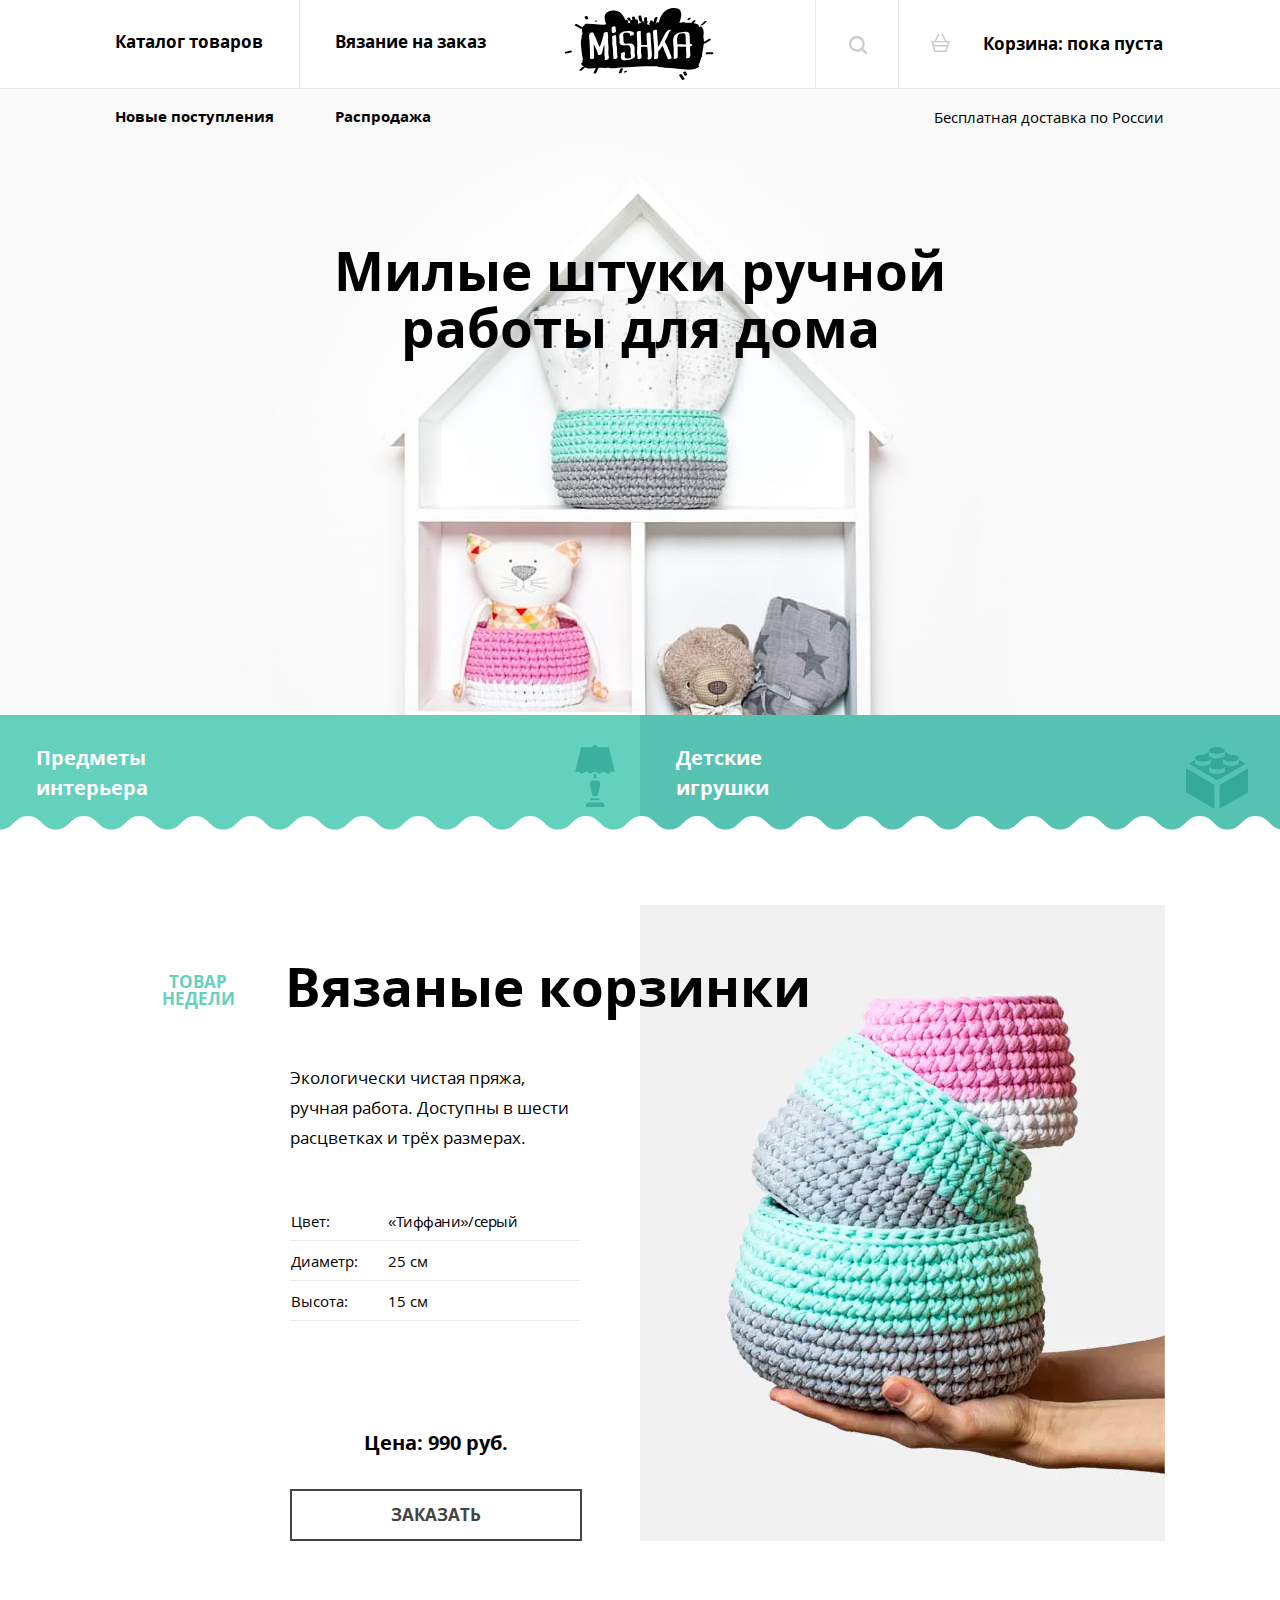
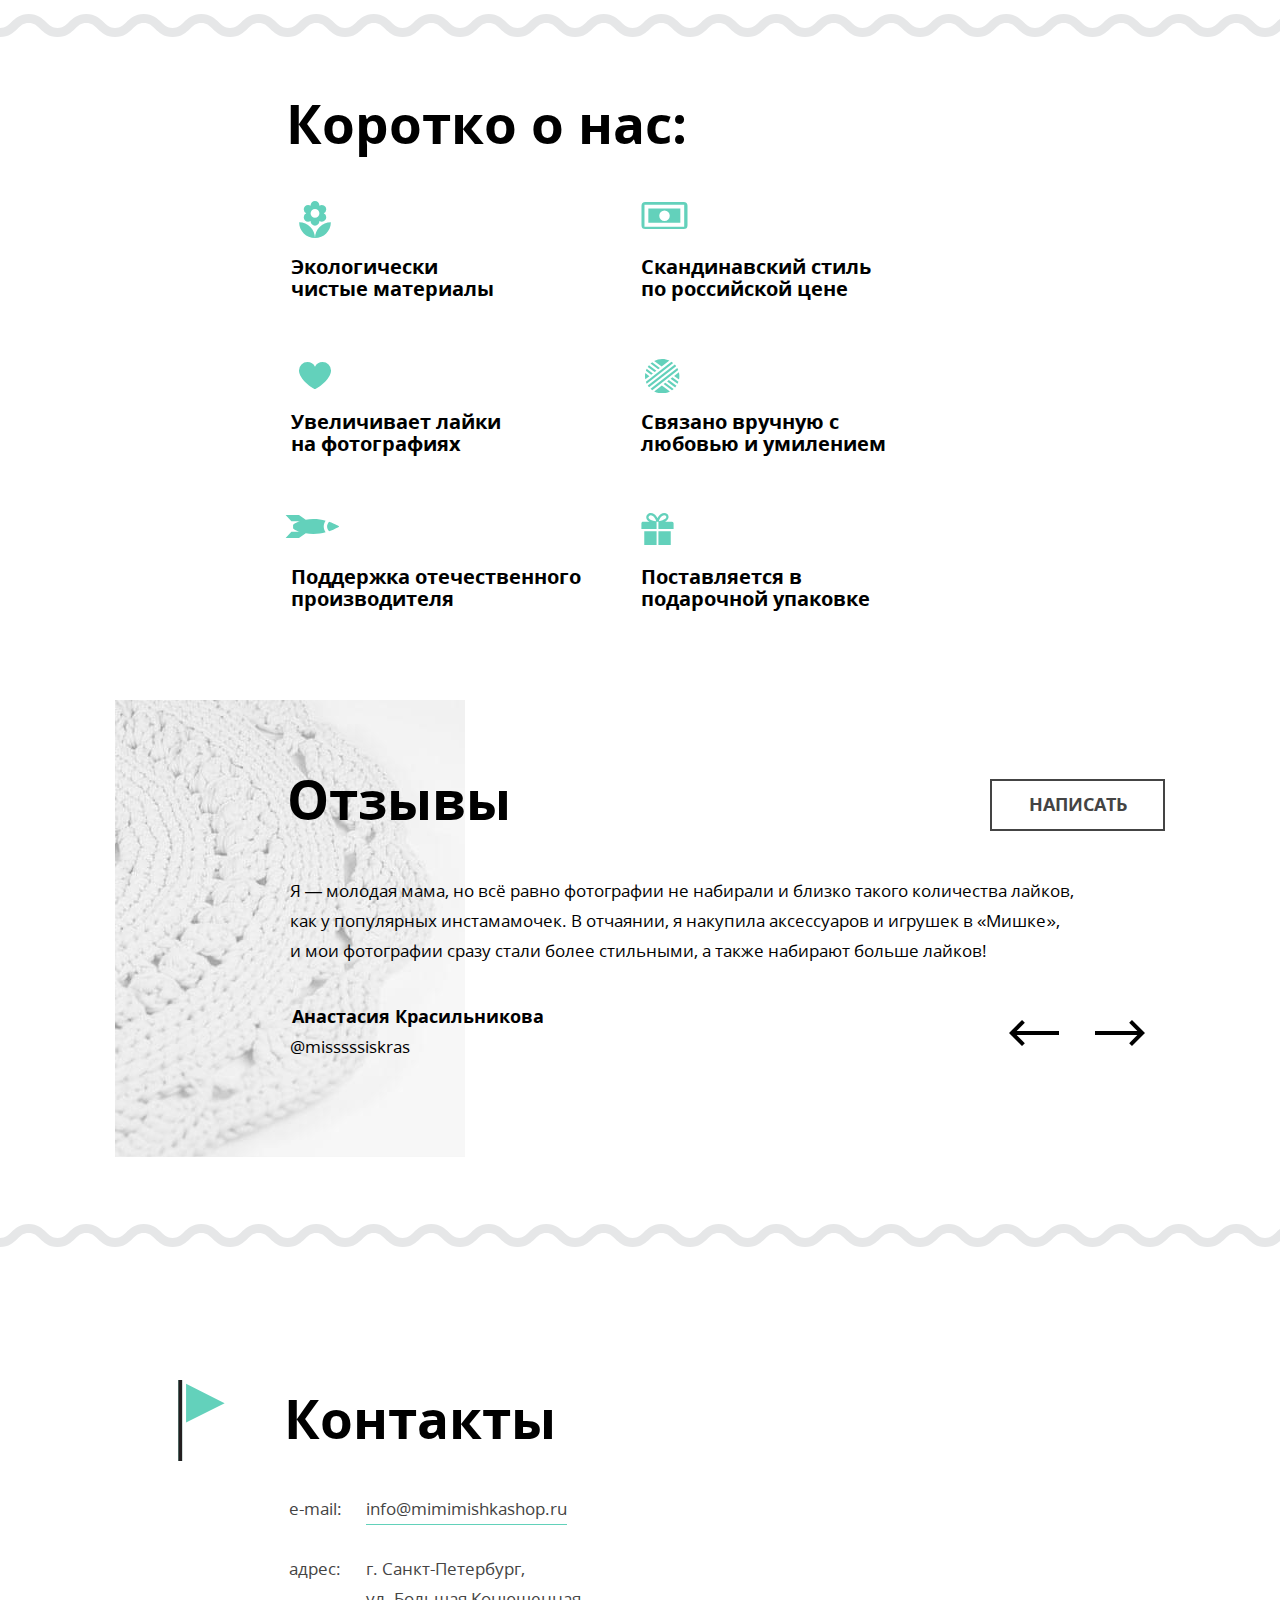
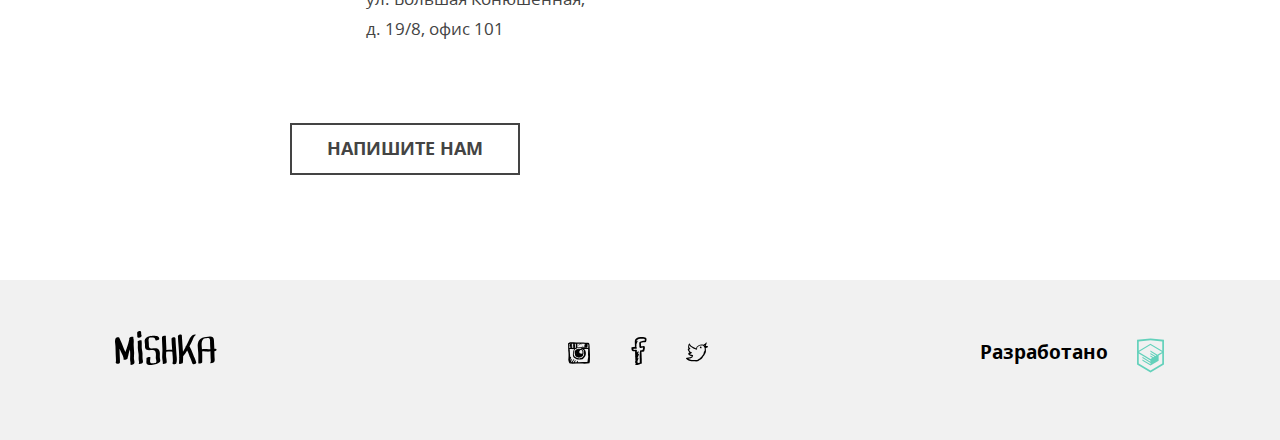
<file: index.html>
<!DOCTYPE html><html lang="ru"><head><meta charset="utf-8"><meta name="viewport" content="width=device-width,initial-scale=1"><title>Магазин домашнего рукоделия «Мишка»</title><link rel="stylesheet" type="text/css" href="css/style.min.css"><link rel="preload" href="/fonts/opensans.woff2" as="font"></head><body><div style="display: none"><svg xmlns="http://www.w3.org/2000/svg" xmlns:xlink="http://www.w3.org/1999/xlink"><symbol id="icon-cart" viewBox="264.205 370.961 20.294 18.849"><path d="M283.75 378.19h-3.151l-3.407-6.814a.75.75 0 10-1.341.671l3.071 6.143h-9.138l3.072-6.143a.75.75 0 00-1.341-.671l-3.407 6.814h-3.151a.75.75 0 000 1.5h.157l.855 2.991a.737.737 0 00-.316.595c0 .396.309.71.697.739l1.656 5.795h12.697l1.656-5.795a.745.745 0 00.698-.739.738.738 0 00-.316-.596l.854-2.991h.157a.75.75 0 10-.002-1.499zm-4.181 10.121h-10.433l-1.224-4.284h12.881l-1.224 4.284zm1.653-5.785h-13.739l-.81-2.836h15.359l-.81 2.836z"></path></symbol><symbol id="icon-fb" viewBox="56.519 49.996 14.962 27.718"><path d="M68.181 55.188c1.026.029 1.993 0 2.681-.3.391-.818.556-1.854.619-2.989-.19-.015-.062-.337-.207-.399-.029-.202-.278-.195-.309-.398-.277-.165-.457-.422-.723-.598-.727-.162-1.44-.335-2.164-.499-.849.044-1.895-.103-2.58.1-2.619-.04-3.997 1.12-5.259 2.392-.023.078-.003.197-.105.199-.574 1.587-.125 3.621-.204 5.581.099.436.107.958.204 1.395-.998.296-2.212.387-3.402.499-.317.324-.178 1.089-.206 1.693.085.583.278 1.06.413 1.595.211.193.596.396.825.498.065.029.071.082.103.1.506.268 1.451.008 2.268.1-.136 1.978.256 3.915 0 5.68.007.327.295.382.208.798-.001.963-.067 1.99.208 2.69-.287.455-.497.982-.415 1.794.122.016.114.157.105.299-.075.47.643.175.515.698.162.456-.428.184-.413.498v.896c.53.285 1.462.182 2.268.199.908-.419 2.188-.479 2.785-1.196.459.235.916-.014 1.238-.199-.018-.315.273-.333.205-.698-.004-.328-.173-.496-.103-.896v-2.89c-.206-2.293-.048-4.938-.309-7.176.888-.105 1.917-.075 2.578-.398.357-.451.377-1.23.516-1.895.177-.226.221-.583.206-.996.19-.213.068-.729.104-1.096-.141-.595-.168-1.3-.825-1.39-.884-.235-2.043.595-2.991.299.049-1.134-.293-2.342 0-3.388.746-.181 1.446-.4 2.166-.602zm-3.818 4.783c.117.254.254.486.414.698.079.022.203.003.205.101a10.319 10.319 0 003.096-.299c0 .998-.271 1.733-.518 2.492-.662.045-1.467.3-1.958.198-.276.165-.372.506-.62.698-.049.441.142.495 0 .797-.201.137-.055.611-.205.796v1.496c.085.281-.146.258-.104.497v3.488c-.085.281.146.258.104.498v2.989c.063.271-.132.791.103.896-.07.364-.412-.021-.824.1-.528.122-.926.369-1.548.4.117-.353.32-.622.311-1.097.049-.381-.365-.312-.516-.49.193-.644.562-1.117.722-1.793.197-.515.714-1.298.31-1.794-.522-.105-.521.293-.826.398-.022.077-.002.196-.103.199-.023.077-.003.196-.103.199.01.12-.151.062 0 0 .022-.078.002-.197.103-.199.023-.077.002-.197.103-.199v-.299c.368-.575.67-1.214.826-1.993.191-.28.283-.656.412-.997.156-.262.34-.869.104-1.195-.517.033-.796.295-.93.697-.32-.189.161-.434.104-.697.138-.231.169-.566.309-.797.202-.413.564-1.304 0-1.596-.438-.023-.612.207-.723.498-.214.191-.43.383-.516.698-.373-.07-.143-.727-.206-1.097-.067-.52.122-.899 0-1.195-.56-.799-2.026-.105-3.197-.299-.108-.307-.222-.984-.104-1.195 1.045-.088 2.479.201 3.197-.199.024-.078.003-.197.104-.199.094-.723-.271-1-.515-1.396.232-.806.04-2.02.104-2.989.233-.141.328-.414.515-.598.112-.955.673-1.476.722-2.49-.273.001-.607-.055-.619.199-.302-.114-.382.479-.515.199-.112-.541.246-.626.309-.997.599-.418 1.212-.82 1.856-1.195 1.741-.244 4.648-.449 6.086.198.051.616-.287.854-.207 1.496h-1.546c-1.092.24-1.987.672-2.991.997-.24.066-.276.331-.516.398-.036.396-.225.646-.311.996-.079 1.431.133 2.589.102 3.978z"></path></symbol><symbol id="icon-feature-ball"><path d="M.286 14.069a17.244 17.244 0 00.008 6.301l4.121-3.21-4.129-3.091zM24.403 1.585C19.62-.623 13.959-.559 9.149 1.992l7.513 5.625 7.741-6.032zm9.498 11.59l-4.811 3.748 4.936 3.695a17.248 17.248 0 00-.125-7.443zM9.209 32.414c4.844 2.534 10.724 2.65 15.73.113l-8.096-6.062-7.634 5.949zM7.914 14.433L1.681 9.767c-.32.669-.595 1.356-.825 2.056l5.308 3.974 1.75-1.364zm10.679 10.669l8.336 6.242a17.184 17.184 0 001.74-1.372l-8.326-6.234-1.75 1.364zm-7.18-13.395L4.002 6.158a17.073 17.073 0 00-1.269 1.723l6.931 5.189 1.749-1.363zm10.68 10.668l8.092 6.059c.471-.544.904-1.112 1.297-1.701l-7.639-5.721-1.75 1.363zM14.913 8.98L7.196 3.203a17.436 17.436 0 00-1.709 1.394l7.676 5.747 1.75-1.364zm10.679 10.669l6.972 5.221c.33-.662.615-1.341.855-2.033l-6.077-4.55-1.75 1.362zm.856-16.943L.88 22.626c.233.698.513 1.386.839 2.059l26.52-20.663a17.006 17.006 0 00-1.791-1.316zm4.295 3.918a17.418 17.418 0 00-.939-1.106L2.786 26.567a17.144 17.144 0 001.279 1.717l27.09-21.108c-.134-.186-.269-.37-.412-.552zm1.555 2.375L5.552 29.838c.544.501 1.114.962 1.708 1.382l25.962-20.228a17.158 17.158 0 00-.924-1.993z" fill="#63d1bb"></path></symbol><symbol id="icon-feature-flower" viewBox="8.014 4.35 31.972 37.301"><path fill="#63d1bb" d="M24 41.65c8.827 0 15.986-7.159 15.986-15.986C31.158 25.664 24 32.822 24 41.65zM12.641 20.78a4.442 4.442 0 004.44 4.441c.932 0 1.803-.294 2.513-.782l-.036.337c0 2.451 1.99 4.441 4.441 4.441s4.44-1.99 4.44-4.441l-.036-.337a4.396 4.396 0 002.514.782c2.451 0 4.44-1.99 4.44-4.441a4.418 4.418 0 00-2.54-3.997 4.434 4.434 0 002.54-3.997 4.441 4.441 0 00-6.954-3.659l.037-.337a4.441 4.441 0 00-8.881 0l.036.337a4.392 4.392 0 00-2.513-.781 4.442 4.442 0 00-4.44 4.44 4.42 4.42 0 002.54 3.997 4.42 4.42 0 00-2.541 3.997zM24 12.343a4.441 4.441 0 014.44 4.44 4.441 4.441 0 01-8.881 0c0-2.451 1.99-4.44 4.441-4.44zM8.014 25.664c0 8.827 7.158 15.986 15.986 15.986 0-8.828-7.158-15.986-15.986-15.986z"></path></symbol><symbol id="icon-feature-gift" viewBox="239.665 239.757 32.666 32.486"><path fill="#63d1bb" d="M242.56 272.243h12.504v-13.91H242.56v13.91zm28.182-23.62h-7.335c.521-.267.984-.549 1.396-.845 1.588-1.133 2.424-2.57 2.42-3.999.002-1.169-.556-2.202-1.359-2.901a4.585 4.585 0 00-3.016-1.121c-1.22-.001-2.352.421-3.32 1.069-1.459.979-2.606 2.451-3.424 4.067-.039.079-.078.157-.115.236a12.944 12.944 0 00-1.041-1.792c-.691-.985-1.523-1.86-2.497-2.511-.97-.646-2.103-1.069-3.322-1.069-1.213.004-2.323.514-3.155 1.295-.828.783-1.41 1.885-1.412 3.135-.002.73.211 1.494.649 2.188.552.872 1.424 1.628 2.633 2.248h-6.588c-.878 0-1.591.712-1.591 1.59v5.897h15.396v-7.488h1.873v7.488h15.396v-5.897a1.585 1.585 0 00-1.588-1.59m-22.362-2.339c-.622-.391-1-.785-1.22-1.135-.22-.354-.294-.662-.296-.963-.004-.504.248-1.042.691-1.461.437-.415 1.028-.667 1.562-.667h.013c.685 0 1.366.231 2.046.683 1.018.671 1.975 1.85 2.645 3.187.342.676.609 1.39.789 2.087-3.082-.321-5.078-1.002-6.23-1.731m10.537-1.627c.557-.797 1.21-1.466 1.887-1.916.68-.451 1.362-.683 2.047-.683h.006c.574 0 1.117.22 1.494.55.377.336.571.739.573 1.171-.004.512-.272 1.259-1.467 2.132-1.138.825-3.101 1.673-6.127 2.265a10.57 10.57 0 011.587-3.519m-1.98 27.586h12.506v-13.91h-12.506v13.91z"></path></symbol><symbol id="icon-feature-heart" viewBox="47.475 50.071 33.05 27.857"><path fill="#63d1bb" d="M80.525 58.808a8.736 8.736 0 00-8.736-8.736A8.727 8.727 0 0064 54.865a8.727 8.727 0 00-7.789-4.793 8.736 8.736 0 00-8.736 8.736c0 9.127 14.657 19.121 16.525 19.121 1.869 0 16.525-9.95 16.525-19.121z"></path></symbol><symbol id="icon-feature-money" viewBox="46.212 56.834 46.575 27.332"><path fill="#63d1bb" d="M88.882 56.834H50.116a3.905 3.905 0 00-3.904 3.905V80.26a3.905 3.905 0 003.904 3.905h38.766a3.906 3.906 0 003.905-3.905V60.739a3.906 3.906 0 00-3.905-3.905zm-39.647 24.95V59.551h40.202v22.233H49.235z"></path><path fill="#63d1bb" d="M53.14 77.88h32.395V63.456H53.14V77.88zM69.5 65.354a5.315 5.315 0 110 10.63 5.315 5.315 0 010-10.63z"></path></symbol><symbol id="icon-feature-rocket" viewBox="612.532 500.386 54.156 23.183"><path d="M652.844 506.098c-3.647-.971-7.839-1.667-12.359-1.666a46.394 46.394 0 00-7.71.623l-6.784-4.668-13.456.005 5.811 6.184h8.447c-4.58 1.598-6.759 3.515-6.759 3.515l.002 3.777s2.313 1.912 6.931 3.518l-8.623-.005-5.811 6.188 13.455.002 6.816-4.692c2.261.398 4.822.647 7.681.648 4.522-.001 8.712-.697 12.36-1.667-1.176-1.775-1.915-3.743-1.918-5.877.003-2.141.738-4.112 1.917-5.885zm3.423 1.034c-1.284 1.605-1.969 3.25-1.965 4.84-.007 1.597.677 3.238 1.968 4.847 6.399-2.162 10.419-4.841 10.419-4.841s-4.019-2.68-10.422-4.846z" fill="#63d1bb"></path></symbol><symbol id="icon-flag" viewBox="-11.34 -28.346 46.68 81.691"><path fill="#63D1BB" d="M-3.561-24.455v38.9l38.9-19.451-38.9-19.449zm-7.779 77.801v-81.691h3.805v81.691h-3.805z"></path><path fill="#231F20" d="M-11.34-28.346h3.805v81.691h-3.805z"></path></symbol><symbol id="icon-htmlacademy" viewBox="0 0 60 60"><path d="M30.2 5H30L10.3 7.1v36.2L30 55l19.7-11.7V7.1L30.2 5zm17 36.8L30 52 12.8 41.8V27l17.1 10.2V39l-11.7-7v1.8L30 40.9v1.9l-11.8-7v1.8l11.8 7 11.9-7.1v-7.6l5.3-3.2v15.1zm-.1-17l-4.7 2.8-2.2 1.3-10.3-6.1v1.8l8.8 5.3h-.1l-.2.1-1.3.7-7.3-4.3v1.8l5.8 3.4-1.4.9-4.3-2.6v1.8l2.9 1.7-2.9 1.7-17-10.1 17-10.2 17.2 10zm.1-1.8L29.9 12.8 12.8 23V9.4L30 7.6l17.2 1.8V23z"></path></symbol><symbol id="icon-insta" viewBox="53.115 53.19 21.769 21.334"><path d="M74.881 65.336c-.013-2.395-.344-4.788-.303-7.135a37.854 37.854 0 00-.152-2.278c-.105-.3-.111-.699-.152-1.062-.26-.17-.222-.64-.456-.835-.423-.233-1.201-.114-1.744-.22-.657-.026-1.254-.115-1.899-.153-1.936-.101-3.973-.076-5.996-.076-2.001 0-3.954-.145-5.695-.379h-2.202c-.097.004-.105.098-.227.076-.599.034-1.077.188-1.595.303-.21.119-.421.235-.683.304-.136.192-.513.145-.607.379-.186.212.185.451 0 .607v.911c.173.13.027.58.075.835v.987c-.017 1.281.134 2.397.076 3.72.467 2.762.374 6.537.076 9.413.155.579.363 1.105.455 1.746.256.479.335 1.133.683 1.52.502.206 1.233.186 1.898.229.383.098.667.293 1.14.3 2.843-.21 5.496-.154 8.427-.229 2.704.24 5.802.188 8.275-.228.195-.134.128-.529.228-.76-.056-.385.207-.449.228-.759.131-2.395.164-4.789.15-7.216zm-12.982-6.225c.757-.153 1.48-.341 2.429-.304.71.076 1.287.283 1.897.456.116.184-.243.547.153.684v.076c.059.017.149.002.151.076.445.035.794.167 1.063.379.45.055.536.476 1.138.3-.091.213-.084.524-.075.835.324 1.183.475 2.81.303 4.252-.164.163-.215.442-.303.683-.311.322-.481.785-.836 1.062-.095.236-.25.408-.454.533-.116.213-.206.452-.457.53-.298.163-.577.011-.834-.076-.446.162-.904.312-1.215.607-.816-.096-1.648-.175-2.43-.304-.242-.139-.487-.273-.835-.305a1.997 1.997 0 00-.836-.455c-.101-.127-.337-.118-.455-.229-.198-.029-.229-.227-.456-.229-.118-.412-.443-.618-.532-1.062-.226-.331-.308-.805-.455-1.215-.043-1.434.091-2.692.379-3.796.346-.591.779-1.094 1.138-1.67.249.021.365-.09.38-.304.306.053.434-.072.684-.075.257.008.269-.309.458-.449zm-1.67-2.733c-.117-.263-.066-.691-.075-1.062-.007-.285.278-.279.304-.532-.003-.074-.093-.059-.152-.076.126-.146.701-.097.834 0 .132.537-.354.455-.531.684.011.167.322.032.456.076.029.854-.059 1.496 0 2.202h-.456c-.007.234.229.226.456.228-.059.286.092.363.075.607-.226.153-.716.042-1.062.075-.103-.594.235-1.375.151-2.202zm-.683-1.594c.088-.013.134.016.151.076.179.253.01.683-.076.911-.173-.179-.026-.682-.075-.987zm.152 1.822c-.132-.069-.168-.237-.152-.456.132.071.167.238.152.456zm0 1.367c-.058.139-.082-.045-.076-.152.058-.139.081.045.076.152zm-.152.228c.175-.024.084.219.228.227-.009.193-.283.179-.38.077.039-.112.113-.193.152-.304zm-2.354-1.216c.006-.108.013-.214-.076-.228-.073-.733.13-1.415 0-1.973.25-.155.769-.042 1.139-.077v1.139c-.088.064-.203.101-.379.077-.054.28.324.131.379.304.008.853-.056 1.777.152 2.429-.565-.059-.906.107-1.442.076.097-.612-.019-1.435.531-1.594-.012-.141-.257-.047-.304-.153zm-.531 0c-.204.021-.217-.534-.077-.607.328.006.249.501.077.607zm-.152.988c.077-.312.034-.304.075-.683.228.013.26.77-.075.683zm.228-2.05c-.263.054-.273-.266-.153-.38.263-.053.272.267.153.38zm0-1.139c.033.159-.052.201-.076.304-.176.023-.084-.219-.229-.229.025-.102.191-.062.305-.075zm-.228 3.721c.148-.031.11.345-.076.227a.363.363 0 00.076-.227zm-.684-3.721c.029.259-.438.32-.379 0h.379zm-.987.076c-.034.219-.326.179-.379.379-.214-.17.084-.468.379-.379zm-.455.759c.226-.205.451-.41.684-.607-.021-.123.071-.131.076-.228h.229c.102.381-.261.296-.305.531.021.122-.072.131-.075.227.02.335.121.588.075.988-.27.008-.276.28-.607.227.022-.428-.135-.674-.077-1.138zm.076 3.265V57.29c.195-.185.396-.364.607-.532.295.489.179 1.392.455 1.897-.275.157-.75.111-1.062.229zM72.68 69.968c-.109.954-.158 1.968-.379 2.809-2.89.123-6.02.005-8.883.153-.199.045-.273-.031-.229-.229-.253 0-.258.247-.531.229.201-.336.438-.898.151-1.291-.797.013-.797.821-1.138 1.291-.686-.053-1.137.127-1.823.075.18-.705.75-1.021.911-1.745-.395-.55-.989.138-1.214.455-.204.48-.557.81-.76 1.29H57.8c.238-.469.489-.926.759-1.366.171-.512.625-.741.683-1.367-.157-.28-.42-.029-.683 0-.123.182-.272.335-.38.531-.232.376-.501.714-.684 1.14-.181.208-.335.003-.53.227-.389.271-.581.736-.988.987-.174-.06.039-.356.153-.38.045-.181-.096-.55.075-.607.063-.366.212-.647.379-.91.119-.742.521-1.199.684-1.898-.559.099-.674.643-.988.987-.212.445-.542.772-.683 1.291-.174-.131-.028-.58-.076-.836.122-.586.298-1.119.38-1.746.133-.22.173-.535.228-.834.168-.209.046-.61-.077-.761-.226.027-.374.133-.455.304-.192-.032-.193.506-.304.304-.045-2.587-.451-4.812-.456-7.438.026-.331-.183-.424-.228-.685 1.629.028 3.121.091 4.783.229-.089.139-.199.257-.304.379-.144.07-.226.173-.378.304-.604 1.653-.975 3.984-.607 6.15.229.58.589 1.029.986 1.441.907.485 1.635 1.149 2.506 1.671 1.701.361 3.84.369 5.541 0 .236-.12.484-.226.685-.38 1.364-1.242 2.753-2.459 2.961-4.859v-1.367c-.197-1.598-.688-2.905-1.747-3.644.331-.22 1.099.043 1.67.076.223.013.447.014.684 0 .408-.024.928-.055 1.443 0 .144.187.113.544.228.76-.062 1.684-.192 3.3-.152 5.087.103.454.127.986.229 1.441-.091.973-.237 1.89-.457 2.732zm.379-11.16c-.639-.12-1.232-.284-1.897-.379.072-.333.799-.01.987-.228.385-.223.295-.92.304-1.51.032-.348.114-.644.076-1.063-.401-.951-1.783-.421-2.886-.455-.225.718-.47 1.8-.304 2.657.169.49 1.024.292 1.519.456-.14.332-.688.057-.987.076-.296-.083-.707-.052-.986-.151-2.285.078-4.284.004-6.529.151.117-1.248.063-2.465-.076-3.645h3.112c-.344.364-.912.507-1.29.835-.44.244-.861.505-1.139.911.249.134.535-.245.759-.379.355-.074.479-.381.835-.455.423-.438 1.096-.625 1.67-.912.378-.022.697.013.987.077 1.283.007 2.456.126 3.796.076.614.145 1.45.069 1.974.304.107.298.231.579.305.911.008.986-.149 1.816-.23 2.723zm-5.845-3.72c.11-.047-.009-.092 0 0zm0 0c-.529.154-1.019.348-1.367.682.484-.198 1.059-.306 1.367-.682zm1.062.607c.111-.047-.007-.091 0 0zm-1.746.911c.727-.158 1.181-.591 1.746-.911-.437.019-.592.32-.987.379-.215.217-.6.26-.759.532zm-.683-.835c-.111.047.007.092 0 0zm-.683.607c.11-.046-.008-.092 0 0zm-.075.076c.063.014.07-.03.075-.076-.064-.014-.072.03-.075.076zm-.077.076c.064.014.072-.03.077-.076-.067-.013-.072.029-.077.076zm-.834.608c.346-.134.613-.348.834-.607a2.018 2.018 0 00-.834.607zm2.276.987c.533-.049.749-.416 1.215-.531.284-.298.784-.381.987-.76-.56.023-.766.399-1.216.531-.284.297-.751.413-.986.76zm-2.276-.987c-.317-.074-.016.227 0 0zm-.533.379c.021.021.115-.037.076-.077-.021-.02-.116.038-.076.077zm2.809.608c-.11.047.007.091 0 0zm-1.14 1.821c-.223-.231-.676-.233-.986-.379-.697-.038-1.223.093-1.746.229-.304.151-.607.304-.91.454-.266.166-.444.417-.76.532-.205.225-.352.51-.684.607-.004.223-.173.281-.304.379-.089.115-.094.312-.227.381-.007.12.036.29-.076.303.108 1.512.291 2.948.683 4.177.287.623.975.846 1.442 1.29.589.297 1.328.444 2.126.531.277-.052.553-.105.911-.076a5.088 5.088 0 002.81-1.441c.1-.281.252-.508.455-.684-.254-.671.293-1.098.455-1.59.002-1.344-.201-2.48-.607-3.415-.256-.579-.92-.751-1.366-1.139-.059-.018-.15-.003-.151-.077-.269-.136-.733-.239-1.065-.082zm-3.415 4.327c-.113-.063-.109-.244-.152-.379.256-.078.118.237.152.379zm.076.305c.041-.117.079-.006.076.075-.04.118-.079.005-.076-.075zm.456-2.051c.015-.086.075-.042.075 0-.014.087-.075.043-.075 0zm1.67-2.125c-.203.258.041.576.077.836-.305-.039-.574-.887-.077-.836zm.379 3.948c-.04-.038.055-.097.076-.076.04.038-.054.097-.076.076zm.759 2.884c.034-.109.066.008.152 0-.018.097-.15.077-.152 0zm2.201-2.581c-.233-.057-.145.208-.379.152.069-.159.118-.338.229-.455.134.019.172.13.15.303zm-1.137-3.796c.211.119.441.217.606.381.085.219.243.363.38.529.058.778.179 1.492.151 2.354-.257.099-.438.271-.683.381-.78-.006-1.358-.212-1.897-.456-.171-.259-.355-.505-.532-.759v-1.062c.17-.185.319-.391.456-.607.228-.127.508-.201.454-.607-.038-.062-.078-.124-.075-.229.158.045.245.159.379.229.323.017.41-.2.761-.154z"></path></symbol><symbol id="icon-interior" viewBox="-259.404 -19.675 40.219 62.411"><path d="M-244.227 18.283c-.286.966-.245 2.191.027 3.639.494 2.635 1.687 6.041 2.358 9.67h5.062c.696-3.641 1.949-7.05 2.471-9.683.287-1.445.33-2.66.041-3.617-.275-.899-.89-1.618-2.021-2.303h-5.997c-1.075.679-1.674 1.391-1.941 2.294zm11.832 19.995h-13.799c-1.293 0-2.299.976-2.299 2.229v2.229h18.397v-2.229c0-1.253-1.006-2.229-2.299-2.229zm7.133-55.724h-11.732c0-1.244-1.015-2.229-2.3-2.229-1.283 0-2.3.985-2.3 2.229h-11.737l-6.073 25.517c.794-.461 1.589-.992 2.632-.992 1.359 0 2.243.818 2.924 1.375.682.557 1.162.849 1.447.849.292.001.769-.287 1.451-.836.681-.548 1.564-1.358 2.915-1.358 1.349 0 2.237.806 2.919 1.354.684.549 1.161.84 1.451.84.146 0 .338-.073.58-.214.242-.141.53-.353.872-.626.512-.411 1.139-.967 1.99-1.218.284-.085.593-.136.93-.136 1.347 0 2.238.805 2.92 1.354.683.548 1.159.84 1.451.84.287-.002.766-.296 1.445-.85.684-.554 1.571-1.367 2.925-1.367 1.356 0 2.239.817 2.919 1.371.342.276.631.489.872.631.24.143.431.214.575.214.288 0 .762-.293 1.442-.854.68-.559 1.567-1.384 2.929-1.384 1.044 0 1.839.533 2.632.997l-6.079-25.507zm-10.619 51.266h-6.864c-.657 0-1.15.479-1.15 1.115 0 .635.493 1.113 1.15 1.113h6.9c.655 0 1.15-.479 1.15-1.113 0-.636-.495-1.115-1.15-1.115h-.036zm-3.414-24.484c-.146 0-.338.074-.58.213-.157.094-.37.261-.57.41v3.731h2.299V9.959c-.505-.378-.908-.623-1.149-.623z"></path></symbol><symbol id="icon-left-arrow"><path d="M50 11.002H7.659l8.174-8.174L13.005 0 0 12.998l.003.003-.003.004 13.005 12.998 2.828-2.828-8.172-8.173H50z"></path></symbol><symbol id="icon-logo-footer"><path d="M19.135 21.495c-.083-2.683-.51-5.347-.475-8.035.028-2.174.389-4.41-.36-6.495.047-.237.096-.473.14-.711.193-1.045-3.271-.492-3.813.464-.343.28-.519.615-.375.957.037.086.069.174.102.261-.656 3.204-1.57 6.306-2.621 9.412-.402 1.188-.888 2.349-1.298 3.533-.582-1.104-1.169-2.194-1.643-3.377-1.374-3.433-2.612-6.902-4.287-10.206.19-1.528-3.204-1.368-3.873.032-.809 1.694-.705 3.403-.438 5.214.3 2.042.353 4.05.377 6.111.047 3.976.358 7.943.417 11.919-.354.395-.461.881-.091 1.375.162.216.361.382.571.549.904.724 3.5.107 3.496-1.271-.014-4.123-.312-8.238-.42-12.358a98.054 98.054 0 01-.024-1.21l.171.434c.64 1.604 1.31 3.163 2.185 4.654.868 1.478 1.303 3.064 1.803 4.677-.189.217-.303.462-.233.708-.039.18.07.292.251.36.639.548 1.841.274 2.509-.007a6.07 6.07 0 00.826-.424c.345-.212.883-.679.729-1.159l-.087-.279c.47-1.27.709-2.589.965-3.93.272-1.428.782-2.78 1.295-4.133.052.619.106 1.238.156 1.855.204 2.554.033 5.072.007 7.626-.008.847.054 1.633.219 2.461.068.343.367 1.808.281 1.887-.611.564-.433 1.257.385 1.437.915.201 2.081-.105 2.77-.742 1.198-1.106.632-2.845.361-4.241-.452-2.342.095-4.964.022-7.348zm8.364.675c-.074-1.988-.765-3.862-.774-5.872-.011-2.305.181-4.593-.155-6.886-.106-.725-4.056.1-3.917 1.05.309 2.11.197 4.229.159 6.354-.037 2.044.468 3.898.73 5.904.269 2.054-.084 4.157.149 6.213.109.962.75 2.743.089 3.58-.42.532 1.469.342 1.553.326.769-.142 1.793-.392 2.304-1.038.653-.828.196-2.426.053-3.357-.316-2.059-.114-4.195-.191-6.274zm16.329-3.319c-2.062-2.784-5.889-.78-8.561-1.54-1.377-.392-1.395-2.271-1.392-3.396.004-1.426-.114-2.732-.273-4.146-.119-1.052-.024-2.121.746-2.904.142-.144.859-.336.81-.339a8.132 8.132 0 011.067-.093c1.549-.066 4.613.232 4.019 2.483-.266 1.01 3.596.431 3.877-.637 1.213-4.598-7.284-3.714-9.686-3.078-2.21.588-4.648 1.846-4.775 4.399-.061 1.219.273 2.379.325 3.587.061 1.39-.198 2.776.289 4.118 1.082 2.982 5.52 1.576 7.778 1.745 3.845.287 2.697 5.469 2.748 7.883.027 1.288 1.181 3.429.211 4.507-.595.662-1.982.699-2.792.768-.813.068-2.201.312-2.742-.461-.993-1.418.091-3.799-.121-5.425-.121-.924-4.066-.095-3.917 1.05.342 2.627-1.399 6.145 2.402 6.596 2.441.289 5.191-.161 7.5-.928 1.196-.396 2.307-.942 3.243-1.793 1.035-.941.694-2.348.417-3.547-.677-2.918.731-6.279-1.173-8.849zm17.327-.189c-.122-3.777-.69-7.513-.706-11.297-.008-1.971-3.963-1.305-3.957.343.015 3.608.497 7.167.682 10.764l.013.221c-1.949-.018-3.899.177-5.853.246.201-4.633-.611-9.227-.435-13.857.022-.582-3.874-.09-3.917 1.049-.171 4.475.587 8.915.453 13.392-.064 2.136-.245 4.264-.259 6.402-.007 1.095.171 2.183.329 3.263.146.999.484 2.331.182 3.318-.237.772 3.561.29 3.862-.694.544-1.778-.222-4.039-.405-5.839-.175-1.725-.039-3.499.083-5.248 2.03-.13 4.059-.297 6.08-.012.09 1.378.196 2.754.322 4.134a45.83 45.83 0 01.196 3.475c.015 1.019.142 2.496-.221 3.461-.773 2.057 3.15 1.889 3.723.364.703-1.87.502-4.199.383-6.164-.148-2.443-.477-4.874-.555-7.321zm16.932 4.474c-.939-2.758-2.373-5.177-3.616-7.797 1.001-1.949 2.018-3.898 2.932-5.888.831-1.808 1.446-3.819 3.08-5.092.574-.447.55-.896-.255-.951-.875-.061-2.064.192-2.77.742-1.485 1.158-2.427 2.563-3.201 4.268a160.304 160.304 0 01-2.914 6.075l-.224.443c-.49.315-.785.762-.639 1.266-.792 1.563-1.6 3.117-2.499 4.61-.299-5.534-.955-11.061-1.15-16.6-.045-1.27-3.971-.479-3.917 1.049.243 6.868 1.219 13.719 1.286 20.587l-.047.051c-.301.308-.19.494.051.602a60.756 60.756 0 01-.209 5.254c-.472.745.463 1.139 1.084 1.139h.096c.739 0 2.626-.35 2.718-1.364.191-2.1.251-4.196.232-6.291 1.59-1.715 2.89-3.63 4.055-5.635.759 1.48 1.482 2.972 1.989 4.582.861 2.741 2.299 5.261 3.131 8.014.544 1.806 4.457.738 3.917-1.049-.829-2.753-2.204-5.297-3.13-8.015zm23.503-4.635c-.21-.832-1.372-.849-2.271-.77-.012-.335-.02-.671-.036-1.006-.125-2.661-.165-5.379-.392-8.032-.209-2.458-1.585-3.337-3.972-3.247-2.416.092-5.229.527-7.482 1.403-2.607 1.014-4.058 2.935-4.559 5.681-.549 3.014.24 6.219.373 9.246.154 3.503.066 7.014.062 10.519 0 .573 3.916.031 3.917-1.049.003-2.776.042-5.551 0-8.327a52.196 52.196 0 00-.102-2.444c1.369-.593 3.687.012 5.05.141 1.107.104 2.169-.166 3.244-.292.021 2.312.107 4.635.202 6.944.049 1.184.477 3.53-.354 4.511-.437.516 1.48.343 1.555.33.793-.146 1.761-.401 2.303-1.041.949-1.12.456-3.79.401-5.126-.078-1.91-.102-3.824-.141-5.737 1.154-.147 2.417-.854 2.202-1.704zm-14.618-.15c-.103-1.245-.217-2.49-.303-3.743-.16-2.331.117-5.583 2.29-6.999.58-.379 1.675-.315 2.354-.438.97-.176 1.956-.389 2.829.19 1.21.802.912 3.657.911 4.869-.003 2.005.207 4.001.31 6.003-.552.055-1.111.089-1.683.076-2.286-.053-4.544-.413-6.708.042zM24.108 6.7a3.157 3.157 0 001.477-.524l.256-.216c.52-.335.972-.827.728-1.361-.504-1.105-.423-2.231-.416-3.414.006-.958-.963-1.246-1.781-1.174-.723.063-2.168.581-2.175 1.52-.006.993-.071 2.016.109 2.992-.047.113-.074.239-.104.355-.055.212.016.42.142.59l.002.134.015.335a.901.901 0 00.429.53c.388.233.878.275 1.318.233z"></path></symbol><symbol id="icon-mail"><path d="M28 5H4a4 4 0 00-4 4v13a4 4 0 004 4h24a4 4 0 004-4V9a4 4 0 00-4-4zM2 10.25l6.999 5.25L2 20.75v-10.5zM30 22c0 1.104-.898 2-2 2H4c-1.103 0-2-.896-2-2l7.832-5.875 4.368 3.277a3 3 0 003.599 0l4.369-3.277L30 22zm0-1.25l-7-5.25 7-5.25v10.5zm-12.801-2.148c-.35.263-.763.4-1.199.4s-.851-.139-1.2-.4L10.665 15.5l-.833-.625L2 9.001V9c0-1.103.897-2 2-2h24c1.102 0 2 .897 2 2l-12.801 9.602z"></path></symbol><symbol id="icon-map-pin"><path fill="#FFF" d="M56.334 9.228c-12.892-12.305-33.773-12.305-46.667 0-12.891 12.297-12.891 32.248 0 44.542 0 0 23.318 21.832 23.318 47.031 0-25.199 23.343-47.031 23.343-47.031 12.897-12.294 12.897-32.245.006-44.542z"></path><path fill="#6BC6B3" d="M47.036 45.522c-.636-3.277.13-6.947.027-10.284-.115-3.755-.713-7.485-.665-11.246.039-3.044.545-6.173-.503-9.091.065-.332.134-.662.195-.995.271-1.463-4.577-.689-5.338.649-.479.393-.726.861-.523 1.339.051.121.097.243.142.365-.917 4.485-2.197 8.827-3.668 13.174-.563 1.663-1.244 3.288-1.817 4.946-.814-1.545-1.638-3.071-2.3-4.728-1.922-4.805-3.656-9.661-6-14.285.266-2.14-4.484-1.916-5.421.044-1.132 2.371-.986 4.763-.613 7.299.42 2.858.494 5.668.528 8.554.066 5.566.502 11.119.584 16.684-.496.552-.646 1.233-.127 1.924.226.302.505.535.799.769 1.265 1.013 4.899.15 4.893-1.779-.02-5.771-.437-11.531-.589-17.299-.015-.565-.025-1.129-.034-1.694.08.203.159.406.24.607.896 2.245 1.833 4.427 3.059 6.514 1.214 2.068 1.824 4.289 2.523 6.547-.265.303-.423.647-.326.991-.055.251.099.409.352.504.894.766 2.578.383 3.513-.01a8.28 8.28 0 001.155-.593c.483-.297 1.236-.95 1.021-1.622a44.64 44.64 0 01-.121-.391c.657-1.776.992-3.625 1.352-5.5.381-2 1.095-3.892 1.812-5.786.073.867.149 1.732.219 2.597.285 3.575.046 7.099.011 10.674a16.22 16.22 0 00.306 3.445c.096.479.514 2.53.394 2.642-.855.79-.606 1.759.539 2.011 1.279.281 2.912-.148 3.877-1.039 1.675-1.548.882-3.98.504-5.937z"></path></symbol><symbol id="icon-menu-close"><path fill="#231F20" d="M20.513 1.414L19.099 0l-8.843 8.842L1.414 0 0 1.414l8.842 8.842L0 19.098l1.414 1.414 8.842-8.842 8.843 8.842 1.414-1.414-8.842-8.842z"></path></symbol><symbol id="icon-menu-open"><path fill="#231F20" d="M0 0h19.958v2H0zm0 6h19.958v2H0zm0 6h19.958v2H0z"></path></symbol><symbol id="icon-phone"><path d="M17.321 24.333h-1.115c-4.904-.58-8.497-2.857-11.11-5.772C2.473 15.637.402 11.875 0 6.817V5.459c.091-.921.544-1.55 1.067-2.086.65-.666 1.63-1.522 2.522-1.553.659-.022 1.78.451 2.232 1.066.388.53.595 1.59.775 2.378.185.797.6 1.95.485 2.717-.176 1.196-1.764 1.703-2.231 2.572 1.551 3.721 4.089 6.456 7.472 8.345.847-.465 1.595-1.864 2.767-1.892.428-.012.972.209 1.406.34.477.143.891.326 1.311.484.705.266 1.957.621 2.378 1.213.433.61.681 1.608.581 2.231-.194 1.234-2.227 2.603-3.444 3.059zM12.529 1.528c5.949 0 10.771 4.822 10.771 10.771h1.529C24.829 5.507 19.323 0 12.529 0v1.528z"></path><path d="M12.529 9.327v1.552a1.42 1.42 0 011.421 1.42h1.553a2.973 2.973 0 00-2.974-2.972zm0-3.081a6.054 6.054 0 016.056 6.054h1.588a7.642 7.642 0 00-7.644-7.641v1.587z"></path></symbol><symbol id="icon-play" viewBox="247.3 382.56 100.678 76.891"><path fill="#63D1BB" d="M344.255 400.708s-.92-7.008-3.785-10.078c-3.632-4.041-7.674-4.066-9.541-4.297-13.326-1.023-33.303-1.023-33.303-1.023h-.051s-19.978 0-33.304 1.023c-1.867.23-5.908.256-9.54 4.297-2.84 3.096-3.786 10.078-3.786 10.078s-.896 8.211-.896 16.422v7.699c0 8.21.947 16.421.947 16.421s.921 7.009 3.785 10.078c3.632 4.041 8.364 3.913 10.487 4.349 7.622.767 32.356 1.022 32.356 1.022s20.003-.025 33.329-1.048c1.867-.23 5.908-.256 9.54-4.298 2.84-3.069 3.786-10.078 3.786-10.078s.946-8.21.946-16.421v-7.699c-.023-8.236-.97-16.447-.97-16.447z"></path><path fill="#FFF" d="M297.614 459.449h-.016c-1.015-.011-24.946-.266-32.604-1.037l-.14-.014-.137-.028c-.271-.056-.668-.107-1.126-.167-2.503-.328-7.159-.938-10.839-5.019-3.354-3.616-4.377-10.771-4.483-11.576l-.005-.043c-.039-.342-.965-8.463-.965-16.736v-7.699c0-8.266.875-16.378.912-16.72l.009-.071c.108-.802 1.155-7.928 4.474-11.557 3.996-4.439 8.531-4.899 10.712-5.121.192-.02.37-.037.529-.058l.126-.013c13.277-1.019 33.312-1.031 33.514-1.031h.051c.201 0 20.236.013 33.514 1.031l.126.013c.159.021.337.038.529.058 2.179.221 6.71.682 10.704 5.112 3.354 3.616 4.377 10.771 4.483 11.577l.005.043c.039.342.965 8.459.99 16.753v7.708c0 8.273-.926 16.395-.965 16.736l-.007.053c-.108.805-1.156 7.953-4.478 11.562-3.994 4.435-8.527 4.896-10.707 5.117-.193.02-.371.037-.53.057l-.126.013c-13.276 1.02-33.334 1.057-33.535 1.058l-.015-.001zm-31.944-6.497c7.477.729 31.216.989 31.968.997.657-.001 20.135-.049 33.047-1.036.178-.021.371-.041.58-.062 1.836-.186 4.608-.468 7.186-3.335l.026-.029c1.825-1.974 2.853-6.928 3.075-8.552.059-.514.926-8.358.926-16.08v-7.699c-.023-7.76-.896-15.627-.951-16.109-.32-2.382-1.434-6.789-3.066-8.539l-.035-.038c-2.577-2.868-5.351-3.149-7.186-3.336a34.367 34.367 0 01-.58-.062c-13.066-.998-32.834-1.011-33.033-1.011h-.051c-.198 0-19.967.013-33.033 1.011a33.29 33.29 0 01-.58.062c-1.835.187-4.607.468-7.186 3.336l-.019.021c-1.828 1.993-2.855 6.924-3.082 8.552-.062.591-.875 8.399-.875 16.089v7.699c0 7.749.871 15.598.926 16.083.32 2.381 1.433 6.789 3.066 8.539l.035.039c2.322 2.584 5.303 2.975 7.479 3.259.481.061.939.121 1.363.201z"></path><path fill="#FFF" d="M285.733 403.138v35.708l29.747-17.854z"></path></symbol><symbol id="icon-right-arrow"><path d="M0 11.002h42.341l-8.175-8.174L36.995 0 50 12.998l-.004.003.004.004-13.005 12.998-2.829-2.828 8.173-8.173H0z"></path></symbol><symbol id="icon-search" viewBox="-0.8 -0.8 17.6 17.6"><path d="M16.47 14.93l-3.415-3.415A7.67 7.67 0 0014.6 6.899C14.6 2.646 11.153-.8 6.9-.8S-.8 2.646-.8 6.899s3.446 7.7 7.699 7.7c1.734 0 3.326-.58 4.613-1.546l3.417 3.416c.203.202.418.33.771.33a1.1 1.1 0 001.1-1.1c0-.24-.061-.499-.33-.769zM1.399 6.899a5.5 5.5 0 1111 0c0 3.038-2.462 5.5-5.5 5.5s-5.5-2.461-5.5-5.5z"></path></symbol><symbol id="icon-toy" viewBox="226.001 226.19 60 59.62"><path d="M226.001 269.871l27.438 15.934v-23.346l-27.438-15.94v23.352zm51.346-31.244v2.453c0 1.817-3.458 3.29-7.73 3.29-4.266 0-7.727-1.473-7.727-3.29v-4.059h.024c.26 1.714 3.604 3.073 7.702 3.073 4.272 0 7.729-1.474 7.729-3.285 0-1.819-3.457-3.289-7.729-3.289-.339 0-.675.01-1.002.03l-4.975-2.888v3.086c0 1.817-3.454 3.29-7.723 3.29-2.683 0-5.045-.583-6.433-1.467a3.928 3.928 0 00-.732-.586c-.363-.381-.565-.797-.565-1.236v-2.986l-4.807 2.792a21.384 21.384 0 00-1.054-.033c-4.267 0-7.727 1.469-7.727 3.289 0 1.811 3.46 3.285 7.727 3.285 4.099 0 7.446-1.358 7.705-3.073h.022v4.059c0 1.817-3.455 3.29-7.727 3.29-4.267 0-7.727-1.473-7.727-3.29v-2.42l-5.952 3.452 27.531 15.986 27.351-15.882-6.181-3.591zm-13.644 10.166c0 1.817-3.46 3.287-7.727 3.287-4.269 0-7.729-1.47-7.729-3.287v-4.059h.024c.26 1.715 3.603 3.076 7.705 3.076 4.101 0 7.443-1.361 7.705-3.076h.021v4.059h.001zm-5.145 13.873v23.144L286 269.871v-23.144l-27.442 15.939zm-2.641-29.904c4.269 0 7.723-1.47 7.723-3.286 0-1.814-3.454-3.287-7.723-3.287-4.27 0-7.729 1.472-7.729 3.287-.001 1.816 3.459 3.286 7.729 3.286"></path></symbol><symbol id="icon-twitter" viewBox="52.253 53.771 23.494 20.168"><path d="M75.706 57.855c-.227-.366-.909-.277-1.407-.371h-1.112c.142-.353.343-.646.52-.963.056-.438.254-.734.223-1.26.129-.167.176-.417.296-.593.104-.144.242-.477.074-.667-.051-.221-.295-.249-.593-.222a.515.515 0 00-.222.148c-.448.433-.778 1.014-1.261 1.408-.009.008-.062 0-.074 0-.087.005-.033.046-.075.074-.146.098-.257.152-.369.223-.284.176-.547.445-.891.519-.529-.211-1.156-.326-1.852-.37-1.157.102-2.303.215-3.038.741-.911.35-1.477 1.042-2.149 1.63-.049.32-.342.398-.37.741-.005.045-.012.088-.073.074.043.241-.051.345-.074.519-.001.133.199.431 0 .52-.822-.12-1.485-.63-2.149-.964-.718-.36-1.468-.604-2.074-1.111-.716-.322-1.26-.816-1.778-1.334-.208-.312-.542-.496-.667-.89-.379-.164-.175-.912-.741-.889-.315-.043-.345.199-.444.37-.07.227-.361.232-.371.519-.004.046-.011.088-.074.075-.17 1.089-.527 1.992-.519 3.26.129.415.35.738.593 1.038-.418.051-.716.222-.89.519-.06 1.073.378 1.647.742 2.297.134.384.352.685.593.963.017.229.206.288.296.445.019.105.123.125.149.223-.04.105.289.18.073.221-.413.131-1.016.07-1.259.371-.109.279-.109.833 0 1.111.034.237.282.262.296.519.499.417 1.082.747 1.631 1.112.574.166 1.211.271 1.852.37-.102.343-.338.551-.593.741-.78.381-1.849.474-2.742.74-.555.038-.956.23-1.556.223-.333.127-.854.075-1.112.223-.122.068-.102.096-.222.221-.134.412.111.74.444.89-.005.253.219.276.371.371.089.183.254.29.445.37.544.468 1.268.759 1.927 1.112.83.183 1.648.376 2.52.519.896.116 1.901.124 2.816.222h.963c.511.132 1.23.054 1.853.074.095-.102.322-.073.519-.074.522-.269 1.196-.385 1.631-.74.574-.241.989-.642 1.557-.89.866-.765 1.937-1.324 2.519-2.37.205-.189.351-.438.445-.74.265-.156.385-.454.593-.667.404-.41.706-.924 1.037-1.4.319-.496.576-1.054.89-1.556-.01-.405.306-.484.296-.89.193-.226.177-.662.371-.88-.033-.255.029-.415.074-.594.047-1.281-.047-2.422-.297-3.407.588-.155 1.181-.302 1.631-.593.52-.206.993-.603.808-1.281zm-3.408 4.076c-.153.859-.615 1.41-1.038 2.001.059.379-.104.538-.073.889a4.303 4.303 0 00-.371 1.037c-.203.267-.332.606-.519.89-.366.548-.777 1.051-1.186 1.557-.378.56-.912.965-1.334 1.481-.42.493-.942.885-1.407 1.334-.474.17-.89.396-1.26.667a5.06 5.06 0 00-.667.296c-.177.146-.499.145-.668.29-1.086.147-2.3.17-3.555.148-1.031-.105-2.115-.159-3.039-.371-.922-.189-1.511-.712-2.297-1.037.153-.242.634-.154.963-.222.031-.166.394-.003.444-.149.257.06.285-.109.52-.07.563-.201 1.23-.302 1.705-.593.282-.138.406-.434.667-.593.033-.189.104-.341.222-.444.047-.275.201-.441.148-.815.111-.21.299-.343.296-.667-.074-.147-.128-.316-.296-.371-.026-.196-.377-.067-.444-.222-.255.032-.416-.029-.593-.075-.154-.043-.487.092-.519-.073-.842-.023-1.3-.43-1.853-.74.431-.262 1.032-.353 1.333-.742.516-.076 1.058-.129 1.112-.666 0-.717-.771-.661-1.333-.815-.773-.66-1.194-1.672-1.779-2.52.238-.157.564-.226.741-.444.454.058.54-.251.667-.52.019-.488-.333-.605-.593-.815a3.49 3.49 0 01-.667-.74c-.003-.818-.021-1.652.074-2.372.063-.014.07.029.074.074.227.441.559.775.815 1.186.532.357.925.853 1.556 1.112.452.413 1.108.621 1.557 1.038.601.263 1.158.57 1.704.889.669.194 1.056.673 2.001.593.198-.098.394-.199.593-.297.258-.456-.059-1.079.147-1.63.255-.659.797-1.031 1.26-1.481.29-.155.555-.335.815-.519.347-.098.675-.216.964-.37a6.223 6.223 0 001.037-.148h1.26c.244.052.475.119.74.148.209.137.38.313.666.371.789.693 1.271 1.696 1.409 3.039-.122.484.053.873.001 1.481zm.296-5.632c-.129.34-.23.707-.593.815-.017-.105-.122-.125-.147-.222-.012-.209.209-.186.296-.296.162-.085.245-.248.444-.297-.007-.09.108-.046 0 0zm-5.484 3.038c.163.135.284.31.519.371.101.221.314.327.594.37.047-.15.346-.049.37-.222.174-.023.166-.229.296-.297-.018-.55-.129-1.006-.37-1.333-.758-.423-1.676.039-1.409 1.111z"></path></symbol><symbol id="icon-video"><path d="M26 15l6-4v16l-6-4v-8zm-2 0v8a4 4 0 01-4 4H4a4 4 0 01-4-4v-8a4 4 0 014-4h10a2 2 0 012-2V7H5a1 1 0 110-2h12a1 1 0 011 1v3a2 2 0 012 2 4 4 0 014 4zm-12 0H4v8h8v-8zm8 1a1 1 0 00-1-1h-4a1 1 0 100 2h4a1 1 0 001-1z"></path></symbol></svg></div><div class="wrapper wrapper--site-header"><header class="container site-header"><div class="site-header__logo-placement"><a class="site-header__logo logo"><picture><source media="(min-width: 1150px)" srcset="img/logo-desktop-optimised.svg"><source media="(min-width: 768px)" srcset="img/logo-tablet-optimised.svg"><img class="logo__image" src="img/logo-mobile-optimised.svg" width="86" height="35" alt="Логотип магазина «Мишка»"></picture></a><button type="button" class="site-header__toggle toggle-menu-button" aria-label="Открыть/закрыть меню"><span class="toggle-menu-button__pseudoline"></span></button></div><nav class="site-header__main-navigation"><ul class="site-header__inner-navigation site-navigation site-navigation--inner-nav"><li class="site-navigation__item"><a href="catalog.html" class="site-navigation__link">Каталог товаров</a></li><li class="site-navigation__item"><a href="form.html" class="site-navigation__link">Вязание на заказ</a></li></ul><ul class="site-header__user-navigation site-navigation site-navigation--user-nav"><li class="site-navigation__item site-navigation__item--search-item"><a href="" class="site-navigation__link"><svg class="site-navigation__icon site-navigation__icon--search"><use xlink:href="#icon-search"></use></svg> <span class="site-navigation__link-title site-navigation__link-title--search">Поиск по сайту</span></a></li><li class="site-navigation__item site-navigation__item--cart-item"><a href="" class="site-navigation__link"><svg class="site-navigation__icon site-navigation__icon--cart"><use xlink:href="#icon-cart"></use></svg> <span class="site-navigation__link-title site-navigation__link-title--cart">Корзина: пока пуста</span></a></li></ul><ul class="site-header__events-navigation site-navigation site-navigation--events"><li class="site-navigation__item"><a href="" class="site-navigation__link">Новые поступления</a></li><li class="site-navigation__item"><a href="" class="site-navigation__link">Распродажа</a></li></ul></nav></header></div><main class="main-content"><section class="main-content__head content-header content-header--main-page"><h1 class="main-content__main-heading main-content__main-heading--main-page">Милые штуки ручной работы&nbsp;для дома</h1><ul class="content-header__assortment-list assortment-list"><li class="assortment-list__item"><a href="" class="assortment-list__item-link assortment-list__item-link--interior"><span class="assortment-list__item-title">Предметы интерьера</span> <svg class="assortment-list__item-icon assortment-list__item-icon--interior"><use xlink:href="#icon-interior"></use></svg></a></li><li class="assortment-list__item"><a href="" class="assortment-list__item-link assortment-list__item-link--toy"><span class="assortment-list__item-title">Детские игрушки</span> <svg class="assortment-list__item-icon assortment-list__item-icon--toy"><use xlink:href="#icon-toy"></use></svg></a></li></ul><div class="fill-zigzag-line fill-zigzag-line--inner-page"></div></section><section class="container knitted-baskets"><div class="knitted-baskets__heading-place"><h2 class="knitted-baskets__heading">Вязаные корзинки</h2><span class="knitted-baskets__label-place top-week-label">Товар недели</span></div><div class="knitted-baskets__content-wrapper"><div class="knitted-baskets__features-wrapper"><p class="knitted-baskets__description">Экологически чистая пряжа, ручная&nbsp;работа. Доступны в шести расцветках и трёх размерах.</p><table class="knitted-baskets__features features-table"><tr class="features-table__row"><td class="features-table__data">Цвет:</td><td class="features-table__data features-table__data--color-name">«Тиффани»/серый</td></tr><tr class="features-table__row"><td class="features-table__data">Диаметр:</td><td class="features-table__data">25 см</td></tr><tr class="features-table__row"><td class="features-table__data">Высота:</td><td class="features-table__data">15 см</td></tr></table></div><p class="knitted-baskets__product-picture"><picture><source type="image/webp" media="(min-width: 1200px)" srcset="img/triple-set-desktop@1x.webp, img/triple-set-desktop@2x.webp 2x"><source type="image/webp" media="(min-width: 768px)" srcset="img/triple-set-tablet@1x.webp, img/triple-set-tablet@1x.webp 2x"><source type="image/webp" srcset="img/triple-set-mobile@1x.webp, img/triple-set-mobile@2x.webp 2x"><source media="(min-width: 1200px)" srcset="img/triple-set-desktop@1x.jpg, img/triple-set-desktop@2x.jpg 2x"><source media="(min-width: 768px)" srcset="img/triple-set-tablet@1x.jpg, img/triple-set-tablet@1x.jpg 2x"><img class="knitted-baskets__image" src="img/triple-set-mobile@1x.jpg" srcset="img/triple-set-mobile@2x.jpg 2x" width="260" height="315" alt="Декоративный набор «Вязаные корзинки»"></picture></p><p class="knitted-baskets__order-properties"><span class="knitted-baskets__price">Цена: 990 руб.</span><a href="" class="button knitted-baskets__order-button">Заказать</a></p></div></section><div class="dividing-line dividing-line--after-knitted-baskets"></div><section class="container about-us"><h2 class="about-us__heading">Коротко о нас:</h2><ul class="about-us__advantages advantages-list"><li class="advantages-list__item"><svg class="advantages-list__item-icon advantages-list__item-icon--flower"><use xlink:href="#icon-feature-flower"></use></svg> <span class="advantages-list__item-text">Экологически чистые&nbsp;материалы</span></li><li class="advantages-list__item"><svg class="advantages-list__item-icon advantages-list__item-icon--money"><use xlink:href="#icon-feature-money"></use></svg> <span class="advantages-list__item-text">Скандинавский стиль по&nbsp;российской цене</span></li><li class="advantages-list__item"><svg class="advantages-list__item-icon advantages-list__item-icon--heart"><use xlink:href="#icon-feature-heart"></use></svg> <span class="advantages-list__item-text">Увеличивает лайки на&nbsp;фотографиях</span></li><li class="advantages-list__item"><svg class="advantages-list__item-icon advantages-list__item-icon--ball"><use xlink:href="#icon-feature-ball"></use></svg> <span class="advantages-list__item-text">Связано вручную с любовью&nbsp;и&nbsp;умилением</span></li><li class="advantages-list__item"><svg class="advantages-list__item-icon advantages-list__item-icon--rocket"><use xlink:href="#icon-feature-rocket"></use></svg> <span class="advantages-list__item-text">Поддержка отечественного производителя</span></li><li class="advantages-list__item"><svg class="advantages-list__item-icon advantages-list__item-icon--gift"><use xlink:href="#icon-feature-gift"></use></svg> <span class="advantages-list__item-text">Поставляется в подарочной&nbsp;упаковке</span></li></ul></section><section class="container container--reviews reviews"><div class="reviews__wrapper"><h2 class="reviews__heading">Отзывы</h2><ul class="reviews__messages-list reviews-list"><li class="reviews-list__item"><p class="reviews-list__message">Я — молодая мама, но всё равно фотографии не набирали и близко такого количества лайков, как у популярных инстамамочек. В отчаянии, я накупила аксессуаров и игрушек в «Мишке», и&nbsp;мои фотографии сразу стали более стильными, а также набирают больше лайков!</p><p class="reviews-list__author"><span class="reviews-list__author-name">Анастасия Красильникова</span> <span class="reviews-list__author-socials">@misssssiskras</span></p></li></ul><div class="reviews__toggles"><button type="button" class="reviews__toggle-button reviews__toggle-button--left"><svg class="reviews__toggle-button-icon"><use xlink:href="#icon-left-arrow"></use></svg></button> <button type="button" class="reviews__toggle-button reviews__toggle-button--right"><svg class="reviews__toggle-button-icon"><use xlink:href="#icon-right-arrow"></use></svg></button></div><a href="" class="button reviews__writing-button">Написать</a></div></section><div class="dividing-line dividing-line--after-reviews"></div><div class="wrapper"><section class="container contacts"><h2 class="contacts__heading"><span class="contacts__heading-text">Контакты</span> <svg class="contacts__heading-icon"><use xlink:href="#icon-flag"></use></svg></h2><div class="contacts__info contacts-table"><p class="contacts-table__row"><span class="contacts-table__data">e-mail:</span> <a href="mailto:info@mimimishkashop.ru" class="contacts-table__data contacts-table__data--email">info@mimimishkashop.ru</a></p><p class="contacts-table__row"><span class="contacts-table__data">адрес:</span> <span class="contacts-table__data">г.&nbsp;Санкт-Петербург, ул.&nbsp;Большая Конюшенная, д.&nbsp;19/8,&nbsp;офис 101</span></p></div></section><section class="map"><h2 class="visually-hidden">Карта</h2><iframe class="map__map-place" src="https://www.google.com/maps/embed?pb=!1m18!1m12!1m3!1d1998.6036253003183!2d30.320858716199638!3d59.938719169054046!2m3!1f0!2f0!3f0!3m2!1i1024!2i768!4f13.1!3m3!1m2!1s0x4696310fca145cc1%3A0x62740c0ffcd8a91f!2z0JHQvtC70YzRiNCw0Y8g0JrQvtC90Y7RiNC10L3QvdCw0Y8g0YPQuy4sIDE5LzgsIDEwMSwg0KHQsNC90LrRgi3Qn9C10YLQtdGA0LHRg9GA0LMsIDE5MTE4Ng!5e0!3m2!1sru!2sru!4v1586344799212!5m2!1sru!2sru" height="457"></iframe><a href="" class="button map__writeus-button">Напишите нам</a></section></div></main><footer class="site-footer"><div class="container site-footer__wrapper"><svg class="site-footer__logo"><use xlink:href="#icon-logo-footer"></use></svg><section class="socials"><h2 class="visually-hidden">Социальные сети</h2><ul class="socials__list social-networks"><li class="social-networks__item"><a href="" class="social-networks__link"><span class="visually-hidden">Instagram</span> <svg class="social-networks__link-icon social-networks__link-icon--insta"><use xlink:href="#icon-insta"></use></svg></a></li><li class="social-networks__item"><a href="" class="social-networks__link"><span class="visually-hidden">Facebook</span> <svg class="social-networks__link-icon social-networks__link-icon--fb"><use xlink:href="#icon-fb"></use></svg></a></li><li class="social-networks__item"><a href="" class="social-networks__link"><span class="visually-hidden">Twitter</span> <svg class="social-networks__link-icon social-networks__link-icon--twitter"><use xlink:href="#icon-twitter"></use></svg></a></li></ul></section><section class="copyright"><h2 class="visually-hidden">Информация о разработчике</h2><p class="copyright__developer"><a href="https://htmlacademy.ru/intensive/adaptive" class="copyright__developer-link"><span class="copyright__developer-title">Разработано</span><svg class="copyright__developer-logo"><use xlink:href="#icon-htmlacademy"></use></svg></a></p></section></div></footer><div class="modal modal--overlay"></div><section class="modal modal--window"><h2 class="visually-hidden">Форма добавления заказа</h2><div class="container container--modal"><p class="modal__heading">Добавить в&nbsp;корзину</p><form class="modal__form add-order-form" action="https://echo.htmlacademy.ru" method="get"><fieldset class="add-order-form__fieldset"><legend class="add-order-form__heading">Выберите размер:</legend><ul class="add-order-form__sizes size-list"><li class="size-list__item"><input type="radio" name="size" value="s-size" id="size-s" class="visually-hidden size-list__radio size-list__radio--size-s" checked=""> <label for="size-s" class="size-list__item-size size-list__item-size--s">S</label></li><li class="size-list__item"><input type="radio" name="size" value="m-size" id="size-m" class="visually-hidden size-list__radio size-list__radio--size-m"> <label for="size-m" class="size-list__item-size size-list__item-size--m">M</label></li><li class="size-list__item"><input type="radio" name="size" value="l-size" id="size-l" class="visually-hidden size-list__radio size-list__radio--size-l"> <label for="size-l" class="size-list__item-size size-list__item-size--l">L</label></li></ul></fieldset><button type="submit" class="button add-order-form__submit-button">Добавить</button></form></div></section><script src="js/scripts.min.js"></script></body></html>
</file>
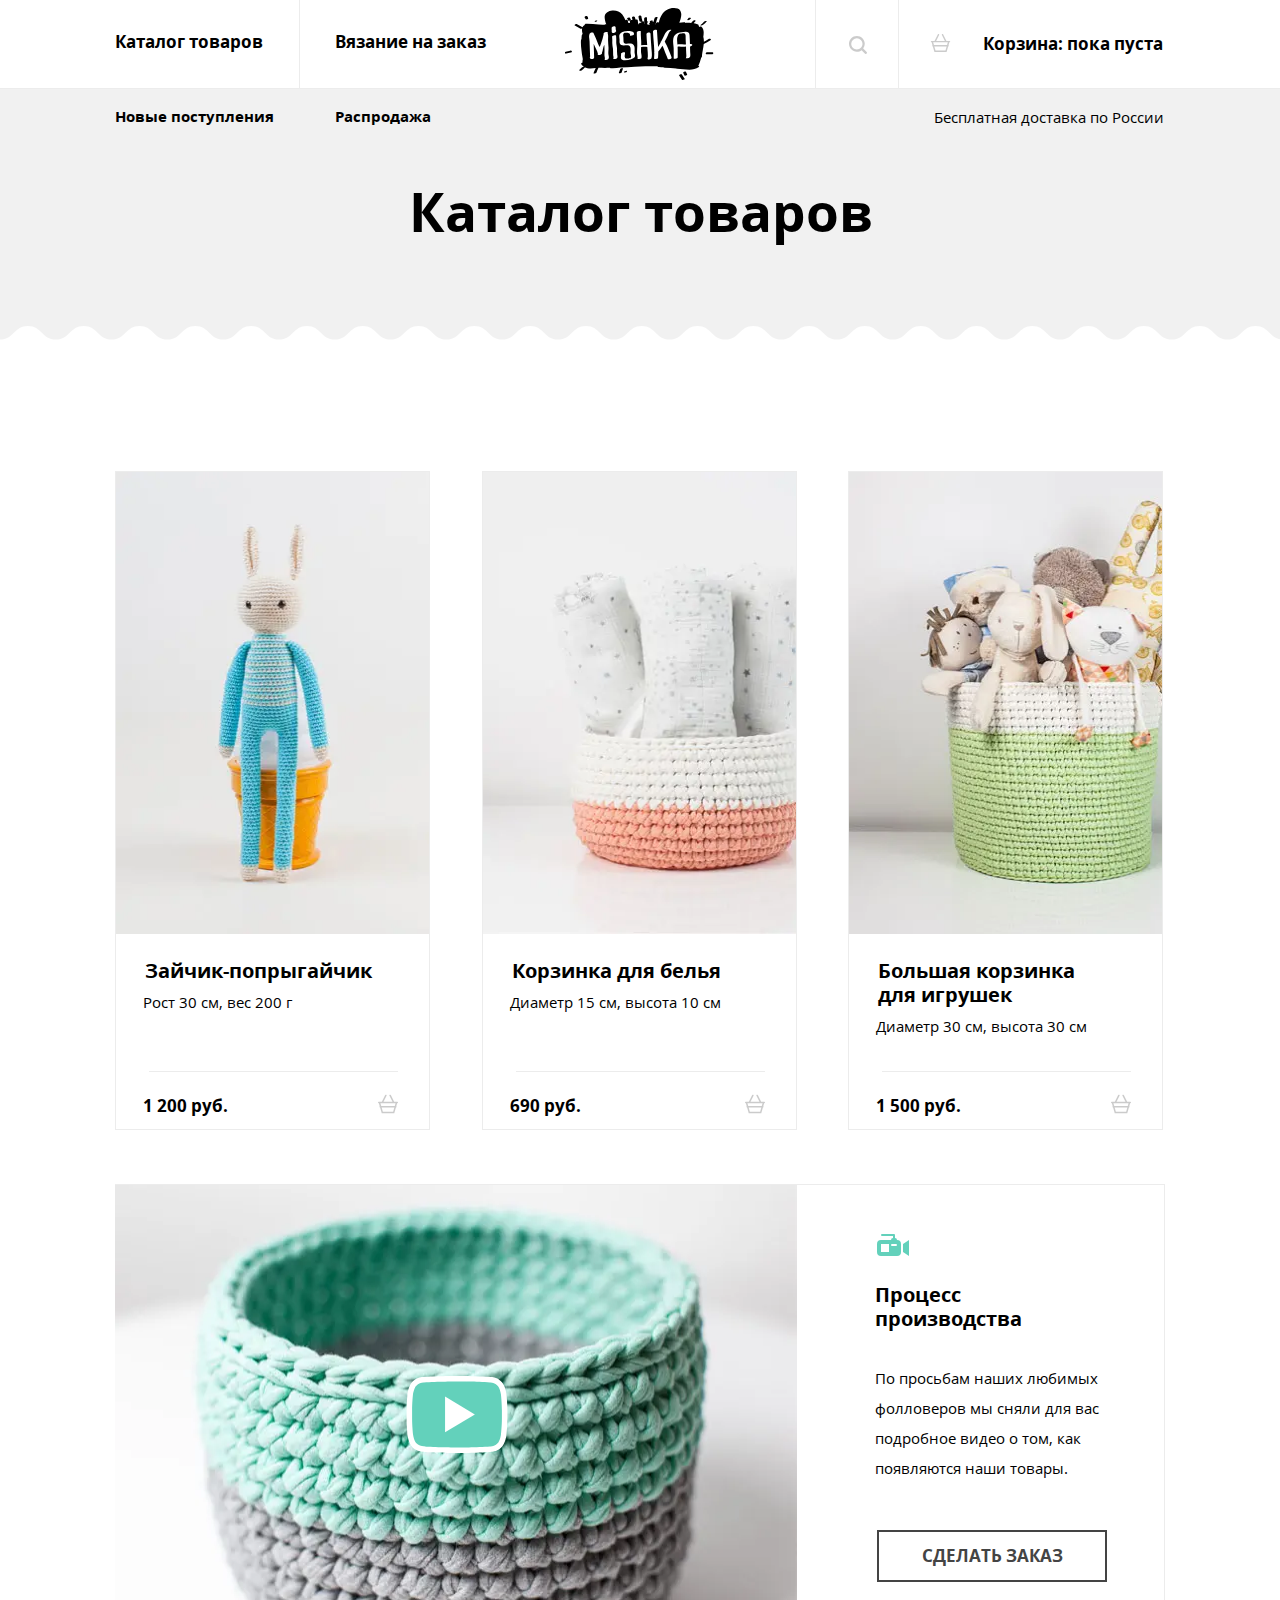
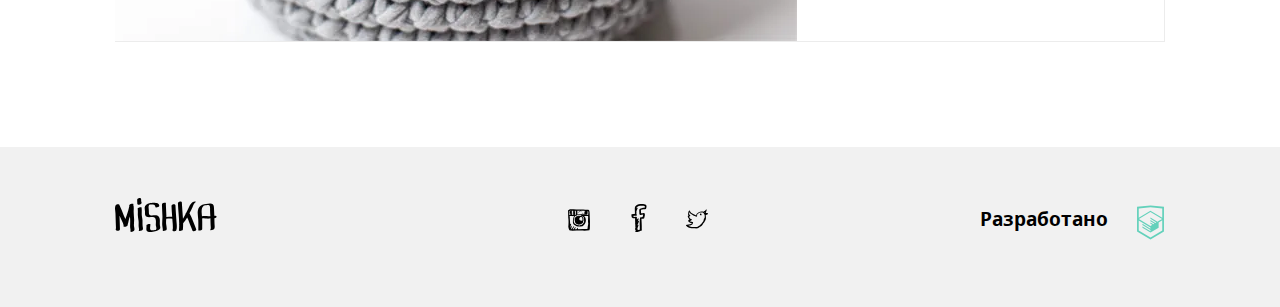
<file: catalog.html>
<!DOCTYPE html><html lang="ru"><head><meta charset="utf-8"><meta name="viewport" content="width=device-width,initial-scale=1"><title>Каталог товаров</title><link rel="stylesheet" type="text/css" href="css/style.min.css"><link rel="preload" href="/fonts/opensans.woff2" as="font"></head><body class="body"><div style="display: none"><svg xmlns="http://www.w3.org/2000/svg" xmlns:xlink="http://www.w3.org/1999/xlink"><symbol id="icon-cart" viewBox="264.205 370.961 20.294 18.849"><path d="M283.75 378.19h-3.151l-3.407-6.814a.75.75 0 10-1.341.671l3.071 6.143h-9.138l3.072-6.143a.75.75 0 00-1.341-.671l-3.407 6.814h-3.151a.75.75 0 000 1.5h.157l.855 2.991a.737.737 0 00-.316.595c0 .396.309.71.697.739l1.656 5.795h12.697l1.656-5.795a.745.745 0 00.698-.739.738.738 0 00-.316-.596l.854-2.991h.157a.75.75 0 10-.002-1.499zm-4.181 10.121h-10.433l-1.224-4.284h12.881l-1.224 4.284zm1.653-5.785h-13.739l-.81-2.836h15.359l-.81 2.836z"></path></symbol><symbol id="icon-fb" viewBox="56.519 49.996 14.962 27.718"><path d="M68.181 55.188c1.026.029 1.993 0 2.681-.3.391-.818.556-1.854.619-2.989-.19-.015-.062-.337-.207-.399-.029-.202-.278-.195-.309-.398-.277-.165-.457-.422-.723-.598-.727-.162-1.44-.335-2.164-.499-.849.044-1.895-.103-2.58.1-2.619-.04-3.997 1.12-5.259 2.392-.023.078-.003.197-.105.199-.574 1.587-.125 3.621-.204 5.581.099.436.107.958.204 1.395-.998.296-2.212.387-3.402.499-.317.324-.178 1.089-.206 1.693.085.583.278 1.06.413 1.595.211.193.596.396.825.498.065.029.071.082.103.1.506.268 1.451.008 2.268.1-.136 1.978.256 3.915 0 5.68.007.327.295.382.208.798-.001.963-.067 1.99.208 2.69-.287.455-.497.982-.415 1.794.122.016.114.157.105.299-.075.47.643.175.515.698.162.456-.428.184-.413.498v.896c.53.285 1.462.182 2.268.199.908-.419 2.188-.479 2.785-1.196.459.235.916-.014 1.238-.199-.018-.315.273-.333.205-.698-.004-.328-.173-.496-.103-.896v-2.89c-.206-2.293-.048-4.938-.309-7.176.888-.105 1.917-.075 2.578-.398.357-.451.377-1.23.516-1.895.177-.226.221-.583.206-.996.19-.213.068-.729.104-1.096-.141-.595-.168-1.3-.825-1.39-.884-.235-2.043.595-2.991.299.049-1.134-.293-2.342 0-3.388.746-.181 1.446-.4 2.166-.602zm-3.818 4.783c.117.254.254.486.414.698.079.022.203.003.205.101a10.319 10.319 0 003.096-.299c0 .998-.271 1.733-.518 2.492-.662.045-1.467.3-1.958.198-.276.165-.372.506-.62.698-.049.441.142.495 0 .797-.201.137-.055.611-.205.796v1.496c.085.281-.146.258-.104.497v3.488c-.085.281.146.258.104.498v2.989c.063.271-.132.791.103.896-.07.364-.412-.021-.824.1-.528.122-.926.369-1.548.4.117-.353.32-.622.311-1.097.049-.381-.365-.312-.516-.49.193-.644.562-1.117.722-1.793.197-.515.714-1.298.31-1.794-.522-.105-.521.293-.826.398-.022.077-.002.196-.103.199-.023.077-.003.196-.103.199.01.12-.151.062 0 0 .022-.078.002-.197.103-.199.023-.077.002-.197.103-.199v-.299c.368-.575.67-1.214.826-1.993.191-.28.283-.656.412-.997.156-.262.34-.869.104-1.195-.517.033-.796.295-.93.697-.32-.189.161-.434.104-.697.138-.231.169-.566.309-.797.202-.413.564-1.304 0-1.596-.438-.023-.612.207-.723.498-.214.191-.43.383-.516.698-.373-.07-.143-.727-.206-1.097-.067-.52.122-.899 0-1.195-.56-.799-2.026-.105-3.197-.299-.108-.307-.222-.984-.104-1.195 1.045-.088 2.479.201 3.197-.199.024-.078.003-.197.104-.199.094-.723-.271-1-.515-1.396.232-.806.04-2.02.104-2.989.233-.141.328-.414.515-.598.112-.955.673-1.476.722-2.49-.273.001-.607-.055-.619.199-.302-.114-.382.479-.515.199-.112-.541.246-.626.309-.997.599-.418 1.212-.82 1.856-1.195 1.741-.244 4.648-.449 6.086.198.051.616-.287.854-.207 1.496h-1.546c-1.092.24-1.987.672-2.991.997-.24.066-.276.331-.516.398-.036.396-.225.646-.311.996-.079 1.431.133 2.589.102 3.978z"></path></symbol><symbol id="icon-feature-ball"><path d="M.286 14.069a17.244 17.244 0 00.008 6.301l4.121-3.21-4.129-3.091zM24.403 1.585C19.62-.623 13.959-.559 9.149 1.992l7.513 5.625 7.741-6.032zm9.498 11.59l-4.811 3.748 4.936 3.695a17.248 17.248 0 00-.125-7.443zM9.209 32.414c4.844 2.534 10.724 2.65 15.73.113l-8.096-6.062-7.634 5.949zM7.914 14.433L1.681 9.767c-.32.669-.595 1.356-.825 2.056l5.308 3.974 1.75-1.364zm10.679 10.669l8.336 6.242a17.184 17.184 0 001.74-1.372l-8.326-6.234-1.75 1.364zm-7.18-13.395L4.002 6.158a17.073 17.073 0 00-1.269 1.723l6.931 5.189 1.749-1.363zm10.68 10.668l8.092 6.059c.471-.544.904-1.112 1.297-1.701l-7.639-5.721-1.75 1.363zM14.913 8.98L7.196 3.203a17.436 17.436 0 00-1.709 1.394l7.676 5.747 1.75-1.364zm10.679 10.669l6.972 5.221c.33-.662.615-1.341.855-2.033l-6.077-4.55-1.75 1.362zm.856-16.943L.88 22.626c.233.698.513 1.386.839 2.059l26.52-20.663a17.006 17.006 0 00-1.791-1.316zm4.295 3.918a17.418 17.418 0 00-.939-1.106L2.786 26.567a17.144 17.144 0 001.279 1.717l27.09-21.108c-.134-.186-.269-.37-.412-.552zm1.555 2.375L5.552 29.838c.544.501 1.114.962 1.708 1.382l25.962-20.228a17.158 17.158 0 00-.924-1.993z" fill="#63d1bb"></path></symbol><symbol id="icon-feature-flower" viewBox="8.014 4.35 31.972 37.301"><path fill="#63d1bb" d="M24 41.65c8.827 0 15.986-7.159 15.986-15.986C31.158 25.664 24 32.822 24 41.65zM12.641 20.78a4.442 4.442 0 004.44 4.441c.932 0 1.803-.294 2.513-.782l-.036.337c0 2.451 1.99 4.441 4.441 4.441s4.44-1.99 4.44-4.441l-.036-.337a4.396 4.396 0 002.514.782c2.451 0 4.44-1.99 4.44-4.441a4.418 4.418 0 00-2.54-3.997 4.434 4.434 0 002.54-3.997 4.441 4.441 0 00-6.954-3.659l.037-.337a4.441 4.441 0 00-8.881 0l.036.337a4.392 4.392 0 00-2.513-.781 4.442 4.442 0 00-4.44 4.44 4.42 4.42 0 002.54 3.997 4.42 4.42 0 00-2.541 3.997zM24 12.343a4.441 4.441 0 014.44 4.44 4.441 4.441 0 01-8.881 0c0-2.451 1.99-4.44 4.441-4.44zM8.014 25.664c0 8.827 7.158 15.986 15.986 15.986 0-8.828-7.158-15.986-15.986-15.986z"></path></symbol><symbol id="icon-feature-gift" viewBox="239.665 239.757 32.666 32.486"><path fill="#63d1bb" d="M242.56 272.243h12.504v-13.91H242.56v13.91zm28.182-23.62h-7.335c.521-.267.984-.549 1.396-.845 1.588-1.133 2.424-2.57 2.42-3.999.002-1.169-.556-2.202-1.359-2.901a4.585 4.585 0 00-3.016-1.121c-1.22-.001-2.352.421-3.32 1.069-1.459.979-2.606 2.451-3.424 4.067-.039.079-.078.157-.115.236a12.944 12.944 0 00-1.041-1.792c-.691-.985-1.523-1.86-2.497-2.511-.97-.646-2.103-1.069-3.322-1.069-1.213.004-2.323.514-3.155 1.295-.828.783-1.41 1.885-1.412 3.135-.002.73.211 1.494.649 2.188.552.872 1.424 1.628 2.633 2.248h-6.588c-.878 0-1.591.712-1.591 1.59v5.897h15.396v-7.488h1.873v7.488h15.396v-5.897a1.585 1.585 0 00-1.588-1.59m-22.362-2.339c-.622-.391-1-.785-1.22-1.135-.22-.354-.294-.662-.296-.963-.004-.504.248-1.042.691-1.461.437-.415 1.028-.667 1.562-.667h.013c.685 0 1.366.231 2.046.683 1.018.671 1.975 1.85 2.645 3.187.342.676.609 1.39.789 2.087-3.082-.321-5.078-1.002-6.23-1.731m10.537-1.627c.557-.797 1.21-1.466 1.887-1.916.68-.451 1.362-.683 2.047-.683h.006c.574 0 1.117.22 1.494.55.377.336.571.739.573 1.171-.004.512-.272 1.259-1.467 2.132-1.138.825-3.101 1.673-6.127 2.265a10.57 10.57 0 011.587-3.519m-1.98 27.586h12.506v-13.91h-12.506v13.91z"></path></symbol><symbol id="icon-feature-heart" viewBox="47.475 50.071 33.05 27.857"><path fill="#63d1bb" d="M80.525 58.808a8.736 8.736 0 00-8.736-8.736A8.727 8.727 0 0064 54.865a8.727 8.727 0 00-7.789-4.793 8.736 8.736 0 00-8.736 8.736c0 9.127 14.657 19.121 16.525 19.121 1.869 0 16.525-9.95 16.525-19.121z"></path></symbol><symbol id="icon-feature-money" viewBox="46.212 56.834 46.575 27.332"><path fill="#63d1bb" d="M88.882 56.834H50.116a3.905 3.905 0 00-3.904 3.905V80.26a3.905 3.905 0 003.904 3.905h38.766a3.906 3.906 0 003.905-3.905V60.739a3.906 3.906 0 00-3.905-3.905zm-39.647 24.95V59.551h40.202v22.233H49.235z"></path><path fill="#63d1bb" d="M53.14 77.88h32.395V63.456H53.14V77.88zM69.5 65.354a5.315 5.315 0 110 10.63 5.315 5.315 0 010-10.63z"></path></symbol><symbol id="icon-feature-rocket" viewBox="612.532 500.386 54.156 23.183"><path d="M652.844 506.098c-3.647-.971-7.839-1.667-12.359-1.666a46.394 46.394 0 00-7.71.623l-6.784-4.668-13.456.005 5.811 6.184h8.447c-4.58 1.598-6.759 3.515-6.759 3.515l.002 3.777s2.313 1.912 6.931 3.518l-8.623-.005-5.811 6.188 13.455.002 6.816-4.692c2.261.398 4.822.647 7.681.648 4.522-.001 8.712-.697 12.36-1.667-1.176-1.775-1.915-3.743-1.918-5.877.003-2.141.738-4.112 1.917-5.885zm3.423 1.034c-1.284 1.605-1.969 3.25-1.965 4.84-.007 1.597.677 3.238 1.968 4.847 6.399-2.162 10.419-4.841 10.419-4.841s-4.019-2.68-10.422-4.846z" fill="#63d1bb"></path></symbol><symbol id="icon-flag" viewBox="-11.34 -28.346 46.68 81.691"><path fill="#63D1BB" d="M-3.561-24.455v38.9l38.9-19.451-38.9-19.449zm-7.779 77.801v-81.691h3.805v81.691h-3.805z"></path><path fill="#231F20" d="M-11.34-28.346h3.805v81.691h-3.805z"></path></symbol><symbol id="icon-htmlacademy" viewBox="0 0 60 60"><path d="M30.2 5H30L10.3 7.1v36.2L30 55l19.7-11.7V7.1L30.2 5zm17 36.8L30 52 12.8 41.8V27l17.1 10.2V39l-11.7-7v1.8L30 40.9v1.9l-11.8-7v1.8l11.8 7 11.9-7.1v-7.6l5.3-3.2v15.1zm-.1-17l-4.7 2.8-2.2 1.3-10.3-6.1v1.8l8.8 5.3h-.1l-.2.1-1.3.7-7.3-4.3v1.8l5.8 3.4-1.4.9-4.3-2.6v1.8l2.9 1.7-2.9 1.7-17-10.1 17-10.2 17.2 10zm.1-1.8L29.9 12.8 12.8 23V9.4L30 7.6l17.2 1.8V23z"></path></symbol><symbol id="icon-insta" viewBox="53.115 53.19 21.769 21.334"><path d="M74.881 65.336c-.013-2.395-.344-4.788-.303-7.135a37.854 37.854 0 00-.152-2.278c-.105-.3-.111-.699-.152-1.062-.26-.17-.222-.64-.456-.835-.423-.233-1.201-.114-1.744-.22-.657-.026-1.254-.115-1.899-.153-1.936-.101-3.973-.076-5.996-.076-2.001 0-3.954-.145-5.695-.379h-2.202c-.097.004-.105.098-.227.076-.599.034-1.077.188-1.595.303-.21.119-.421.235-.683.304-.136.192-.513.145-.607.379-.186.212.185.451 0 .607v.911c.173.13.027.58.075.835v.987c-.017 1.281.134 2.397.076 3.72.467 2.762.374 6.537.076 9.413.155.579.363 1.105.455 1.746.256.479.335 1.133.683 1.52.502.206 1.233.186 1.898.229.383.098.667.293 1.14.3 2.843-.21 5.496-.154 8.427-.229 2.704.24 5.802.188 8.275-.228.195-.134.128-.529.228-.76-.056-.385.207-.449.228-.759.131-2.395.164-4.789.15-7.216zm-12.982-6.225c.757-.153 1.48-.341 2.429-.304.71.076 1.287.283 1.897.456.116.184-.243.547.153.684v.076c.059.017.149.002.151.076.445.035.794.167 1.063.379.45.055.536.476 1.138.3-.091.213-.084.524-.075.835.324 1.183.475 2.81.303 4.252-.164.163-.215.442-.303.683-.311.322-.481.785-.836 1.062-.095.236-.25.408-.454.533-.116.213-.206.452-.457.53-.298.163-.577.011-.834-.076-.446.162-.904.312-1.215.607-.816-.096-1.648-.175-2.43-.304-.242-.139-.487-.273-.835-.305a1.997 1.997 0 00-.836-.455c-.101-.127-.337-.118-.455-.229-.198-.029-.229-.227-.456-.229-.118-.412-.443-.618-.532-1.062-.226-.331-.308-.805-.455-1.215-.043-1.434.091-2.692.379-3.796.346-.591.779-1.094 1.138-1.67.249.021.365-.09.38-.304.306.053.434-.072.684-.075.257.008.269-.309.458-.449zm-1.67-2.733c-.117-.263-.066-.691-.075-1.062-.007-.285.278-.279.304-.532-.003-.074-.093-.059-.152-.076.126-.146.701-.097.834 0 .132.537-.354.455-.531.684.011.167.322.032.456.076.029.854-.059 1.496 0 2.202h-.456c-.007.234.229.226.456.228-.059.286.092.363.075.607-.226.153-.716.042-1.062.075-.103-.594.235-1.375.151-2.202zm-.683-1.594c.088-.013.134.016.151.076.179.253.01.683-.076.911-.173-.179-.026-.682-.075-.987zm.152 1.822c-.132-.069-.168-.237-.152-.456.132.071.167.238.152.456zm0 1.367c-.058.139-.082-.045-.076-.152.058-.139.081.045.076.152zm-.152.228c.175-.024.084.219.228.227-.009.193-.283.179-.38.077.039-.112.113-.193.152-.304zm-2.354-1.216c.006-.108.013-.214-.076-.228-.073-.733.13-1.415 0-1.973.25-.155.769-.042 1.139-.077v1.139c-.088.064-.203.101-.379.077-.054.28.324.131.379.304.008.853-.056 1.777.152 2.429-.565-.059-.906.107-1.442.076.097-.612-.019-1.435.531-1.594-.012-.141-.257-.047-.304-.153zm-.531 0c-.204.021-.217-.534-.077-.607.328.006.249.501.077.607zm-.152.988c.077-.312.034-.304.075-.683.228.013.26.77-.075.683zm.228-2.05c-.263.054-.273-.266-.153-.38.263-.053.272.267.153.38zm0-1.139c.033.159-.052.201-.076.304-.176.023-.084-.219-.229-.229.025-.102.191-.062.305-.075zm-.228 3.721c.148-.031.11.345-.076.227a.363.363 0 00.076-.227zm-.684-3.721c.029.259-.438.32-.379 0h.379zm-.987.076c-.034.219-.326.179-.379.379-.214-.17.084-.468.379-.379zm-.455.759c.226-.205.451-.41.684-.607-.021-.123.071-.131.076-.228h.229c.102.381-.261.296-.305.531.021.122-.072.131-.075.227.02.335.121.588.075.988-.27.008-.276.28-.607.227.022-.428-.135-.674-.077-1.138zm.076 3.265V57.29c.195-.185.396-.364.607-.532.295.489.179 1.392.455 1.897-.275.157-.75.111-1.062.229zM72.68 69.968c-.109.954-.158 1.968-.379 2.809-2.89.123-6.02.005-8.883.153-.199.045-.273-.031-.229-.229-.253 0-.258.247-.531.229.201-.336.438-.898.151-1.291-.797.013-.797.821-1.138 1.291-.686-.053-1.137.127-1.823.075.18-.705.75-1.021.911-1.745-.395-.55-.989.138-1.214.455-.204.48-.557.81-.76 1.29H57.8c.238-.469.489-.926.759-1.366.171-.512.625-.741.683-1.367-.157-.28-.42-.029-.683 0-.123.182-.272.335-.38.531-.232.376-.501.714-.684 1.14-.181.208-.335.003-.53.227-.389.271-.581.736-.988.987-.174-.06.039-.356.153-.38.045-.181-.096-.55.075-.607.063-.366.212-.647.379-.91.119-.742.521-1.199.684-1.898-.559.099-.674.643-.988.987-.212.445-.542.772-.683 1.291-.174-.131-.028-.58-.076-.836.122-.586.298-1.119.38-1.746.133-.22.173-.535.228-.834.168-.209.046-.61-.077-.761-.226.027-.374.133-.455.304-.192-.032-.193.506-.304.304-.045-2.587-.451-4.812-.456-7.438.026-.331-.183-.424-.228-.685 1.629.028 3.121.091 4.783.229-.089.139-.199.257-.304.379-.144.07-.226.173-.378.304-.604 1.653-.975 3.984-.607 6.15.229.58.589 1.029.986 1.441.907.485 1.635 1.149 2.506 1.671 1.701.361 3.84.369 5.541 0 .236-.12.484-.226.685-.38 1.364-1.242 2.753-2.459 2.961-4.859v-1.367c-.197-1.598-.688-2.905-1.747-3.644.331-.22 1.099.043 1.67.076.223.013.447.014.684 0 .408-.024.928-.055 1.443 0 .144.187.113.544.228.76-.062 1.684-.192 3.3-.152 5.087.103.454.127.986.229 1.441-.091.973-.237 1.89-.457 2.732zm.379-11.16c-.639-.12-1.232-.284-1.897-.379.072-.333.799-.01.987-.228.385-.223.295-.92.304-1.51.032-.348.114-.644.076-1.063-.401-.951-1.783-.421-2.886-.455-.225.718-.47 1.8-.304 2.657.169.49 1.024.292 1.519.456-.14.332-.688.057-.987.076-.296-.083-.707-.052-.986-.151-2.285.078-4.284.004-6.529.151.117-1.248.063-2.465-.076-3.645h3.112c-.344.364-.912.507-1.29.835-.44.244-.861.505-1.139.911.249.134.535-.245.759-.379.355-.074.479-.381.835-.455.423-.438 1.096-.625 1.67-.912.378-.022.697.013.987.077 1.283.007 2.456.126 3.796.076.614.145 1.45.069 1.974.304.107.298.231.579.305.911.008.986-.149 1.816-.23 2.723zm-5.845-3.72c.11-.047-.009-.092 0 0zm0 0c-.529.154-1.019.348-1.367.682.484-.198 1.059-.306 1.367-.682zm1.062.607c.111-.047-.007-.091 0 0zm-1.746.911c.727-.158 1.181-.591 1.746-.911-.437.019-.592.32-.987.379-.215.217-.6.26-.759.532zm-.683-.835c-.111.047.007.092 0 0zm-.683.607c.11-.046-.008-.092 0 0zm-.075.076c.063.014.07-.03.075-.076-.064-.014-.072.03-.075.076zm-.077.076c.064.014.072-.03.077-.076-.067-.013-.072.029-.077.076zm-.834.608c.346-.134.613-.348.834-.607a2.018 2.018 0 00-.834.607zm2.276.987c.533-.049.749-.416 1.215-.531.284-.298.784-.381.987-.76-.56.023-.766.399-1.216.531-.284.297-.751.413-.986.76zm-2.276-.987c-.317-.074-.016.227 0 0zm-.533.379c.021.021.115-.037.076-.077-.021-.02-.116.038-.076.077zm2.809.608c-.11.047.007.091 0 0zm-1.14 1.821c-.223-.231-.676-.233-.986-.379-.697-.038-1.223.093-1.746.229-.304.151-.607.304-.91.454-.266.166-.444.417-.76.532-.205.225-.352.51-.684.607-.004.223-.173.281-.304.379-.089.115-.094.312-.227.381-.007.12.036.29-.076.303.108 1.512.291 2.948.683 4.177.287.623.975.846 1.442 1.29.589.297 1.328.444 2.126.531.277-.052.553-.105.911-.076a5.088 5.088 0 002.81-1.441c.1-.281.252-.508.455-.684-.254-.671.293-1.098.455-1.59.002-1.344-.201-2.48-.607-3.415-.256-.579-.92-.751-1.366-1.139-.059-.018-.15-.003-.151-.077-.269-.136-.733-.239-1.065-.082zm-3.415 4.327c-.113-.063-.109-.244-.152-.379.256-.078.118.237.152.379zm.076.305c.041-.117.079-.006.076.075-.04.118-.079.005-.076-.075zm.456-2.051c.015-.086.075-.042.075 0-.014.087-.075.043-.075 0zm1.67-2.125c-.203.258.041.576.077.836-.305-.039-.574-.887-.077-.836zm.379 3.948c-.04-.038.055-.097.076-.076.04.038-.054.097-.076.076zm.759 2.884c.034-.109.066.008.152 0-.018.097-.15.077-.152 0zm2.201-2.581c-.233-.057-.145.208-.379.152.069-.159.118-.338.229-.455.134.019.172.13.15.303zm-1.137-3.796c.211.119.441.217.606.381.085.219.243.363.38.529.058.778.179 1.492.151 2.354-.257.099-.438.271-.683.381-.78-.006-1.358-.212-1.897-.456-.171-.259-.355-.505-.532-.759v-1.062c.17-.185.319-.391.456-.607.228-.127.508-.201.454-.607-.038-.062-.078-.124-.075-.229.158.045.245.159.379.229.323.017.41-.2.761-.154z"></path></symbol><symbol id="icon-interior" viewBox="-259.404 -19.675 40.219 62.411"><path d="M-244.227 18.283c-.286.966-.245 2.191.027 3.639.494 2.635 1.687 6.041 2.358 9.67h5.062c.696-3.641 1.949-7.05 2.471-9.683.287-1.445.33-2.66.041-3.617-.275-.899-.89-1.618-2.021-2.303h-5.997c-1.075.679-1.674 1.391-1.941 2.294zm11.832 19.995h-13.799c-1.293 0-2.299.976-2.299 2.229v2.229h18.397v-2.229c0-1.253-1.006-2.229-2.299-2.229zm7.133-55.724h-11.732c0-1.244-1.015-2.229-2.3-2.229-1.283 0-2.3.985-2.3 2.229h-11.737l-6.073 25.517c.794-.461 1.589-.992 2.632-.992 1.359 0 2.243.818 2.924 1.375.682.557 1.162.849 1.447.849.292.001.769-.287 1.451-.836.681-.548 1.564-1.358 2.915-1.358 1.349 0 2.237.806 2.919 1.354.684.549 1.161.84 1.451.84.146 0 .338-.073.58-.214.242-.141.53-.353.872-.626.512-.411 1.139-.967 1.99-1.218.284-.085.593-.136.93-.136 1.347 0 2.238.805 2.92 1.354.683.548 1.159.84 1.451.84.287-.002.766-.296 1.445-.85.684-.554 1.571-1.367 2.925-1.367 1.356 0 2.239.817 2.919 1.371.342.276.631.489.872.631.24.143.431.214.575.214.288 0 .762-.293 1.442-.854.68-.559 1.567-1.384 2.929-1.384 1.044 0 1.839.533 2.632.997l-6.079-25.507zm-10.619 51.266h-6.864c-.657 0-1.15.479-1.15 1.115 0 .635.493 1.113 1.15 1.113h6.9c.655 0 1.15-.479 1.15-1.113 0-.636-.495-1.115-1.15-1.115h-.036zm-3.414-24.484c-.146 0-.338.074-.58.213-.157.094-.37.261-.57.41v3.731h2.299V9.959c-.505-.378-.908-.623-1.149-.623z"></path></symbol><symbol id="icon-left-arrow"><path d="M50 11.002H7.659l8.174-8.174L13.005 0 0 12.998l.003.003-.003.004 13.005 12.998 2.828-2.828-8.172-8.173H50z"></path></symbol><symbol id="icon-logo-footer"><path d="M19.135 21.495c-.083-2.683-.51-5.347-.475-8.035.028-2.174.389-4.41-.36-6.495.047-.237.096-.473.14-.711.193-1.045-3.271-.492-3.813.464-.343.28-.519.615-.375.957.037.086.069.174.102.261-.656 3.204-1.57 6.306-2.621 9.412-.402 1.188-.888 2.349-1.298 3.533-.582-1.104-1.169-2.194-1.643-3.377-1.374-3.433-2.612-6.902-4.287-10.206.19-1.528-3.204-1.368-3.873.032-.809 1.694-.705 3.403-.438 5.214.3 2.042.353 4.05.377 6.111.047 3.976.358 7.943.417 11.919-.354.395-.461.881-.091 1.375.162.216.361.382.571.549.904.724 3.5.107 3.496-1.271-.014-4.123-.312-8.238-.42-12.358a98.054 98.054 0 01-.024-1.21l.171.434c.64 1.604 1.31 3.163 2.185 4.654.868 1.478 1.303 3.064 1.803 4.677-.189.217-.303.462-.233.708-.039.18.07.292.251.36.639.548 1.841.274 2.509-.007a6.07 6.07 0 00.826-.424c.345-.212.883-.679.729-1.159l-.087-.279c.47-1.27.709-2.589.965-3.93.272-1.428.782-2.78 1.295-4.133.052.619.106 1.238.156 1.855.204 2.554.033 5.072.007 7.626-.008.847.054 1.633.219 2.461.068.343.367 1.808.281 1.887-.611.564-.433 1.257.385 1.437.915.201 2.081-.105 2.77-.742 1.198-1.106.632-2.845.361-4.241-.452-2.342.095-4.964.022-7.348zm8.364.675c-.074-1.988-.765-3.862-.774-5.872-.011-2.305.181-4.593-.155-6.886-.106-.725-4.056.1-3.917 1.05.309 2.11.197 4.229.159 6.354-.037 2.044.468 3.898.73 5.904.269 2.054-.084 4.157.149 6.213.109.962.75 2.743.089 3.58-.42.532 1.469.342 1.553.326.769-.142 1.793-.392 2.304-1.038.653-.828.196-2.426.053-3.357-.316-2.059-.114-4.195-.191-6.274zm16.329-3.319c-2.062-2.784-5.889-.78-8.561-1.54-1.377-.392-1.395-2.271-1.392-3.396.004-1.426-.114-2.732-.273-4.146-.119-1.052-.024-2.121.746-2.904.142-.144.859-.336.81-.339a8.132 8.132 0 011.067-.093c1.549-.066 4.613.232 4.019 2.483-.266 1.01 3.596.431 3.877-.637 1.213-4.598-7.284-3.714-9.686-3.078-2.21.588-4.648 1.846-4.775 4.399-.061 1.219.273 2.379.325 3.587.061 1.39-.198 2.776.289 4.118 1.082 2.982 5.52 1.576 7.778 1.745 3.845.287 2.697 5.469 2.748 7.883.027 1.288 1.181 3.429.211 4.507-.595.662-1.982.699-2.792.768-.813.068-2.201.312-2.742-.461-.993-1.418.091-3.799-.121-5.425-.121-.924-4.066-.095-3.917 1.05.342 2.627-1.399 6.145 2.402 6.596 2.441.289 5.191-.161 7.5-.928 1.196-.396 2.307-.942 3.243-1.793 1.035-.941.694-2.348.417-3.547-.677-2.918.731-6.279-1.173-8.849zm17.327-.189c-.122-3.777-.69-7.513-.706-11.297-.008-1.971-3.963-1.305-3.957.343.015 3.608.497 7.167.682 10.764l.013.221c-1.949-.018-3.899.177-5.853.246.201-4.633-.611-9.227-.435-13.857.022-.582-3.874-.09-3.917 1.049-.171 4.475.587 8.915.453 13.392-.064 2.136-.245 4.264-.259 6.402-.007 1.095.171 2.183.329 3.263.146.999.484 2.331.182 3.318-.237.772 3.561.29 3.862-.694.544-1.778-.222-4.039-.405-5.839-.175-1.725-.039-3.499.083-5.248 2.03-.13 4.059-.297 6.08-.012.09 1.378.196 2.754.322 4.134a45.83 45.83 0 01.196 3.475c.015 1.019.142 2.496-.221 3.461-.773 2.057 3.15 1.889 3.723.364.703-1.87.502-4.199.383-6.164-.148-2.443-.477-4.874-.555-7.321zm16.932 4.474c-.939-2.758-2.373-5.177-3.616-7.797 1.001-1.949 2.018-3.898 2.932-5.888.831-1.808 1.446-3.819 3.08-5.092.574-.447.55-.896-.255-.951-.875-.061-2.064.192-2.77.742-1.485 1.158-2.427 2.563-3.201 4.268a160.304 160.304 0 01-2.914 6.075l-.224.443c-.49.315-.785.762-.639 1.266-.792 1.563-1.6 3.117-2.499 4.61-.299-5.534-.955-11.061-1.15-16.6-.045-1.27-3.971-.479-3.917 1.049.243 6.868 1.219 13.719 1.286 20.587l-.047.051c-.301.308-.19.494.051.602a60.756 60.756 0 01-.209 5.254c-.472.745.463 1.139 1.084 1.139h.096c.739 0 2.626-.35 2.718-1.364.191-2.1.251-4.196.232-6.291 1.59-1.715 2.89-3.63 4.055-5.635.759 1.48 1.482 2.972 1.989 4.582.861 2.741 2.299 5.261 3.131 8.014.544 1.806 4.457.738 3.917-1.049-.829-2.753-2.204-5.297-3.13-8.015zm23.503-4.635c-.21-.832-1.372-.849-2.271-.77-.012-.335-.02-.671-.036-1.006-.125-2.661-.165-5.379-.392-8.032-.209-2.458-1.585-3.337-3.972-3.247-2.416.092-5.229.527-7.482 1.403-2.607 1.014-4.058 2.935-4.559 5.681-.549 3.014.24 6.219.373 9.246.154 3.503.066 7.014.062 10.519 0 .573 3.916.031 3.917-1.049.003-2.776.042-5.551 0-8.327a52.196 52.196 0 00-.102-2.444c1.369-.593 3.687.012 5.05.141 1.107.104 2.169-.166 3.244-.292.021 2.312.107 4.635.202 6.944.049 1.184.477 3.53-.354 4.511-.437.516 1.48.343 1.555.33.793-.146 1.761-.401 2.303-1.041.949-1.12.456-3.79.401-5.126-.078-1.91-.102-3.824-.141-5.737 1.154-.147 2.417-.854 2.202-1.704zm-14.618-.15c-.103-1.245-.217-2.49-.303-3.743-.16-2.331.117-5.583 2.29-6.999.58-.379 1.675-.315 2.354-.438.97-.176 1.956-.389 2.829.19 1.21.802.912 3.657.911 4.869-.003 2.005.207 4.001.31 6.003-.552.055-1.111.089-1.683.076-2.286-.053-4.544-.413-6.708.042zM24.108 6.7a3.157 3.157 0 001.477-.524l.256-.216c.52-.335.972-.827.728-1.361-.504-1.105-.423-2.231-.416-3.414.006-.958-.963-1.246-1.781-1.174-.723.063-2.168.581-2.175 1.52-.006.993-.071 2.016.109 2.992-.047.113-.074.239-.104.355-.055.212.016.42.142.59l.002.134.015.335a.901.901 0 00.429.53c.388.233.878.275 1.318.233z"></path></symbol><symbol id="icon-mail"><path d="M28 5H4a4 4 0 00-4 4v13a4 4 0 004 4h24a4 4 0 004-4V9a4 4 0 00-4-4zM2 10.25l6.999 5.25L2 20.75v-10.5zM30 22c0 1.104-.898 2-2 2H4c-1.103 0-2-.896-2-2l7.832-5.875 4.368 3.277a3 3 0 003.599 0l4.369-3.277L30 22zm0-1.25l-7-5.25 7-5.25v10.5zm-12.801-2.148c-.35.263-.763.4-1.199.4s-.851-.139-1.2-.4L10.665 15.5l-.833-.625L2 9.001V9c0-1.103.897-2 2-2h24c1.102 0 2 .897 2 2l-12.801 9.602z"></path></symbol><symbol id="icon-map-pin"><path fill="#FFF" d="M56.334 9.228c-12.892-12.305-33.773-12.305-46.667 0-12.891 12.297-12.891 32.248 0 44.542 0 0 23.318 21.832 23.318 47.031 0-25.199 23.343-47.031 23.343-47.031 12.897-12.294 12.897-32.245.006-44.542z"></path><path fill="#6BC6B3" d="M47.036 45.522c-.636-3.277.13-6.947.027-10.284-.115-3.755-.713-7.485-.665-11.246.039-3.044.545-6.173-.503-9.091.065-.332.134-.662.195-.995.271-1.463-4.577-.689-5.338.649-.479.393-.726.861-.523 1.339.051.121.097.243.142.365-.917 4.485-2.197 8.827-3.668 13.174-.563 1.663-1.244 3.288-1.817 4.946-.814-1.545-1.638-3.071-2.3-4.728-1.922-4.805-3.656-9.661-6-14.285.266-2.14-4.484-1.916-5.421.044-1.132 2.371-.986 4.763-.613 7.299.42 2.858.494 5.668.528 8.554.066 5.566.502 11.119.584 16.684-.496.552-.646 1.233-.127 1.924.226.302.505.535.799.769 1.265 1.013 4.899.15 4.893-1.779-.02-5.771-.437-11.531-.589-17.299-.015-.565-.025-1.129-.034-1.694.08.203.159.406.24.607.896 2.245 1.833 4.427 3.059 6.514 1.214 2.068 1.824 4.289 2.523 6.547-.265.303-.423.647-.326.991-.055.251.099.409.352.504.894.766 2.578.383 3.513-.01a8.28 8.28 0 001.155-.593c.483-.297 1.236-.95 1.021-1.622a44.64 44.64 0 01-.121-.391c.657-1.776.992-3.625 1.352-5.5.381-2 1.095-3.892 1.812-5.786.073.867.149 1.732.219 2.597.285 3.575.046 7.099.011 10.674a16.22 16.22 0 00.306 3.445c.096.479.514 2.53.394 2.642-.855.79-.606 1.759.539 2.011 1.279.281 2.912-.148 3.877-1.039 1.675-1.548.882-3.98.504-5.937z"></path></symbol><symbol id="icon-menu-close"><path fill="#231F20" d="M20.513 1.414L19.099 0l-8.843 8.842L1.414 0 0 1.414l8.842 8.842L0 19.098l1.414 1.414 8.842-8.842 8.843 8.842 1.414-1.414-8.842-8.842z"></path></symbol><symbol id="icon-menu-open"><path fill="#231F20" d="M0 0h19.958v2H0zm0 6h19.958v2H0zm0 6h19.958v2H0z"></path></symbol><symbol id="icon-phone"><path d="M17.321 24.333h-1.115c-4.904-.58-8.497-2.857-11.11-5.772C2.473 15.637.402 11.875 0 6.817V5.459c.091-.921.544-1.55 1.067-2.086.65-.666 1.63-1.522 2.522-1.553.659-.022 1.78.451 2.232 1.066.388.53.595 1.59.775 2.378.185.797.6 1.95.485 2.717-.176 1.196-1.764 1.703-2.231 2.572 1.551 3.721 4.089 6.456 7.472 8.345.847-.465 1.595-1.864 2.767-1.892.428-.012.972.209 1.406.34.477.143.891.326 1.311.484.705.266 1.957.621 2.378 1.213.433.61.681 1.608.581 2.231-.194 1.234-2.227 2.603-3.444 3.059zM12.529 1.528c5.949 0 10.771 4.822 10.771 10.771h1.529C24.829 5.507 19.323 0 12.529 0v1.528z"></path><path d="M12.529 9.327v1.552a1.42 1.42 0 011.421 1.42h1.553a2.973 2.973 0 00-2.974-2.972zm0-3.081a6.054 6.054 0 016.056 6.054h1.588a7.642 7.642 0 00-7.644-7.641v1.587z"></path></symbol><symbol id="icon-play" viewBox="247.3 382.56 100.678 76.891"><path fill="#63D1BB" d="M344.255 400.708s-.92-7.008-3.785-10.078c-3.632-4.041-7.674-4.066-9.541-4.297-13.326-1.023-33.303-1.023-33.303-1.023h-.051s-19.978 0-33.304 1.023c-1.867.23-5.908.256-9.54 4.297-2.84 3.096-3.786 10.078-3.786 10.078s-.896 8.211-.896 16.422v7.699c0 8.21.947 16.421.947 16.421s.921 7.009 3.785 10.078c3.632 4.041 8.364 3.913 10.487 4.349 7.622.767 32.356 1.022 32.356 1.022s20.003-.025 33.329-1.048c1.867-.23 5.908-.256 9.54-4.298 2.84-3.069 3.786-10.078 3.786-10.078s.946-8.21.946-16.421v-7.699c-.023-8.236-.97-16.447-.97-16.447z"></path><path fill="#FFF" d="M297.614 459.449h-.016c-1.015-.011-24.946-.266-32.604-1.037l-.14-.014-.137-.028c-.271-.056-.668-.107-1.126-.167-2.503-.328-7.159-.938-10.839-5.019-3.354-3.616-4.377-10.771-4.483-11.576l-.005-.043c-.039-.342-.965-8.463-.965-16.736v-7.699c0-8.266.875-16.378.912-16.72l.009-.071c.108-.802 1.155-7.928 4.474-11.557 3.996-4.439 8.531-4.899 10.712-5.121.192-.02.37-.037.529-.058l.126-.013c13.277-1.019 33.312-1.031 33.514-1.031h.051c.201 0 20.236.013 33.514 1.031l.126.013c.159.021.337.038.529.058 2.179.221 6.71.682 10.704 5.112 3.354 3.616 4.377 10.771 4.483 11.577l.005.043c.039.342.965 8.459.99 16.753v7.708c0 8.273-.926 16.395-.965 16.736l-.007.053c-.108.805-1.156 7.953-4.478 11.562-3.994 4.435-8.527 4.896-10.707 5.117-.193.02-.371.037-.53.057l-.126.013c-13.276 1.02-33.334 1.057-33.535 1.058l-.015-.001zm-31.944-6.497c7.477.729 31.216.989 31.968.997.657-.001 20.135-.049 33.047-1.036.178-.021.371-.041.58-.062 1.836-.186 4.608-.468 7.186-3.335l.026-.029c1.825-1.974 2.853-6.928 3.075-8.552.059-.514.926-8.358.926-16.08v-7.699c-.023-7.76-.896-15.627-.951-16.109-.32-2.382-1.434-6.789-3.066-8.539l-.035-.038c-2.577-2.868-5.351-3.149-7.186-3.336a34.367 34.367 0 01-.58-.062c-13.066-.998-32.834-1.011-33.033-1.011h-.051c-.198 0-19.967.013-33.033 1.011a33.29 33.29 0 01-.58.062c-1.835.187-4.607.468-7.186 3.336l-.019.021c-1.828 1.993-2.855 6.924-3.082 8.552-.062.591-.875 8.399-.875 16.089v7.699c0 7.749.871 15.598.926 16.083.32 2.381 1.433 6.789 3.066 8.539l.035.039c2.322 2.584 5.303 2.975 7.479 3.259.481.061.939.121 1.363.201z"></path><path fill="#FFF" d="M285.733 403.138v35.708l29.747-17.854z"></path></symbol><symbol id="icon-right-arrow"><path d="M0 11.002h42.341l-8.175-8.174L36.995 0 50 12.998l-.004.003.004.004-13.005 12.998-2.829-2.828 8.173-8.173H0z"></path></symbol><symbol id="icon-search" viewBox="-0.8 -0.8 17.6 17.6"><path d="M16.47 14.93l-3.415-3.415A7.67 7.67 0 0014.6 6.899C14.6 2.646 11.153-.8 6.9-.8S-.8 2.646-.8 6.899s3.446 7.7 7.699 7.7c1.734 0 3.326-.58 4.613-1.546l3.417 3.416c.203.202.418.33.771.33a1.1 1.1 0 001.1-1.1c0-.24-.061-.499-.33-.769zM1.399 6.899a5.5 5.5 0 1111 0c0 3.038-2.462 5.5-5.5 5.5s-5.5-2.461-5.5-5.5z"></path></symbol><symbol id="icon-toy" viewBox="226.001 226.19 60 59.62"><path d="M226.001 269.871l27.438 15.934v-23.346l-27.438-15.94v23.352zm51.346-31.244v2.453c0 1.817-3.458 3.29-7.73 3.29-4.266 0-7.727-1.473-7.727-3.29v-4.059h.024c.26 1.714 3.604 3.073 7.702 3.073 4.272 0 7.729-1.474 7.729-3.285 0-1.819-3.457-3.289-7.729-3.289-.339 0-.675.01-1.002.03l-4.975-2.888v3.086c0 1.817-3.454 3.29-7.723 3.29-2.683 0-5.045-.583-6.433-1.467a3.928 3.928 0 00-.732-.586c-.363-.381-.565-.797-.565-1.236v-2.986l-4.807 2.792a21.384 21.384 0 00-1.054-.033c-4.267 0-7.727 1.469-7.727 3.289 0 1.811 3.46 3.285 7.727 3.285 4.099 0 7.446-1.358 7.705-3.073h.022v4.059c0 1.817-3.455 3.29-7.727 3.29-4.267 0-7.727-1.473-7.727-3.29v-2.42l-5.952 3.452 27.531 15.986 27.351-15.882-6.181-3.591zm-13.644 10.166c0 1.817-3.46 3.287-7.727 3.287-4.269 0-7.729-1.47-7.729-3.287v-4.059h.024c.26 1.715 3.603 3.076 7.705 3.076 4.101 0 7.443-1.361 7.705-3.076h.021v4.059h.001zm-5.145 13.873v23.144L286 269.871v-23.144l-27.442 15.939zm-2.641-29.904c4.269 0 7.723-1.47 7.723-3.286 0-1.814-3.454-3.287-7.723-3.287-4.27 0-7.729 1.472-7.729 3.287-.001 1.816 3.459 3.286 7.729 3.286"></path></symbol><symbol id="icon-twitter" viewBox="52.253 53.771 23.494 20.168"><path d="M75.706 57.855c-.227-.366-.909-.277-1.407-.371h-1.112c.142-.353.343-.646.52-.963.056-.438.254-.734.223-1.26.129-.167.176-.417.296-.593.104-.144.242-.477.074-.667-.051-.221-.295-.249-.593-.222a.515.515 0 00-.222.148c-.448.433-.778 1.014-1.261 1.408-.009.008-.062 0-.074 0-.087.005-.033.046-.075.074-.146.098-.257.152-.369.223-.284.176-.547.445-.891.519-.529-.211-1.156-.326-1.852-.37-1.157.102-2.303.215-3.038.741-.911.35-1.477 1.042-2.149 1.63-.049.32-.342.398-.37.741-.005.045-.012.088-.073.074.043.241-.051.345-.074.519-.001.133.199.431 0 .52-.822-.12-1.485-.63-2.149-.964-.718-.36-1.468-.604-2.074-1.111-.716-.322-1.26-.816-1.778-1.334-.208-.312-.542-.496-.667-.89-.379-.164-.175-.912-.741-.889-.315-.043-.345.199-.444.37-.07.227-.361.232-.371.519-.004.046-.011.088-.074.075-.17 1.089-.527 1.992-.519 3.26.129.415.35.738.593 1.038-.418.051-.716.222-.89.519-.06 1.073.378 1.647.742 2.297.134.384.352.685.593.963.017.229.206.288.296.445.019.105.123.125.149.223-.04.105.289.18.073.221-.413.131-1.016.07-1.259.371-.109.279-.109.833 0 1.111.034.237.282.262.296.519.499.417 1.082.747 1.631 1.112.574.166 1.211.271 1.852.37-.102.343-.338.551-.593.741-.78.381-1.849.474-2.742.74-.555.038-.956.23-1.556.223-.333.127-.854.075-1.112.223-.122.068-.102.096-.222.221-.134.412.111.74.444.89-.005.253.219.276.371.371.089.183.254.29.445.37.544.468 1.268.759 1.927 1.112.83.183 1.648.376 2.52.519.896.116 1.901.124 2.816.222h.963c.511.132 1.23.054 1.853.074.095-.102.322-.073.519-.074.522-.269 1.196-.385 1.631-.74.574-.241.989-.642 1.557-.89.866-.765 1.937-1.324 2.519-2.37.205-.189.351-.438.445-.74.265-.156.385-.454.593-.667.404-.41.706-.924 1.037-1.4.319-.496.576-1.054.89-1.556-.01-.405.306-.484.296-.89.193-.226.177-.662.371-.88-.033-.255.029-.415.074-.594.047-1.281-.047-2.422-.297-3.407.588-.155 1.181-.302 1.631-.593.52-.206.993-.603.808-1.281zm-3.408 4.076c-.153.859-.615 1.41-1.038 2.001.059.379-.104.538-.073.889a4.303 4.303 0 00-.371 1.037c-.203.267-.332.606-.519.89-.366.548-.777 1.051-1.186 1.557-.378.56-.912.965-1.334 1.481-.42.493-.942.885-1.407 1.334-.474.17-.89.396-1.26.667a5.06 5.06 0 00-.667.296c-.177.146-.499.145-.668.29-1.086.147-2.3.17-3.555.148-1.031-.105-2.115-.159-3.039-.371-.922-.189-1.511-.712-2.297-1.037.153-.242.634-.154.963-.222.031-.166.394-.003.444-.149.257.06.285-.109.52-.07.563-.201 1.23-.302 1.705-.593.282-.138.406-.434.667-.593.033-.189.104-.341.222-.444.047-.275.201-.441.148-.815.111-.21.299-.343.296-.667-.074-.147-.128-.316-.296-.371-.026-.196-.377-.067-.444-.222-.255.032-.416-.029-.593-.075-.154-.043-.487.092-.519-.073-.842-.023-1.3-.43-1.853-.74.431-.262 1.032-.353 1.333-.742.516-.076 1.058-.129 1.112-.666 0-.717-.771-.661-1.333-.815-.773-.66-1.194-1.672-1.779-2.52.238-.157.564-.226.741-.444.454.058.54-.251.667-.52.019-.488-.333-.605-.593-.815a3.49 3.49 0 01-.667-.74c-.003-.818-.021-1.652.074-2.372.063-.014.07.029.074.074.227.441.559.775.815 1.186.532.357.925.853 1.556 1.112.452.413 1.108.621 1.557 1.038.601.263 1.158.57 1.704.889.669.194 1.056.673 2.001.593.198-.098.394-.199.593-.297.258-.456-.059-1.079.147-1.63.255-.659.797-1.031 1.26-1.481.29-.155.555-.335.815-.519.347-.098.675-.216.964-.37a6.223 6.223 0 001.037-.148h1.26c.244.052.475.119.74.148.209.137.38.313.666.371.789.693 1.271 1.696 1.409 3.039-.122.484.053.873.001 1.481zm.296-5.632c-.129.34-.23.707-.593.815-.017-.105-.122-.125-.147-.222-.012-.209.209-.186.296-.296.162-.085.245-.248.444-.297-.007-.09.108-.046 0 0zm-5.484 3.038c.163.135.284.31.519.371.101.221.314.327.594.37.047-.15.346-.049.37-.222.174-.023.166-.229.296-.297-.018-.55-.129-1.006-.37-1.333-.758-.423-1.676.039-1.409 1.111z"></path></symbol><symbol id="icon-video"><path d="M26 15l6-4v16l-6-4v-8zm-2 0v8a4 4 0 01-4 4H4a4 4 0 01-4-4v-8a4 4 0 014-4h10a2 2 0 012-2V7H5a1 1 0 110-2h12a1 1 0 011 1v3a2 2 0 012 2 4 4 0 014 4zm-12 0H4v8h8v-8zm8 1a1 1 0 00-1-1h-4a1 1 0 100 2h4a1 1 0 001-1z"></path></symbol></svg></div><div class="wrapper wrapper--site-header"><header class="container site-header"><div class="site-header__logo-placement"><a href="index.html" class="site-header__logo logo"><picture><source media="(min-width: 1150px)" srcset="img/logo-desktop-optimised.svg"><source media="(min-width: 768px)" srcset="img/logo-tablet-optimised.svg"><img class="logo__image" src="img/logo-mobile-optimised.svg" width="86" height="35" alt="Логотип магазина «Мишка»"></picture></a><button type="button" class="site-header__toggle toggle-menu-button" aria-label="Открыть/закрыть меню"><span class="toggle-menu-button__pseudoline"></span></button></div><nav class="site-header__main-navigation"><ul class="site-header__inner-navigation site-navigation site-navigation--inner-nav"><li class="site-navigation__item"><a href="catalog.html" class="site-navigation__link">Каталог товаров</a></li><li class="site-navigation__item"><a href="form.html" class="site-navigation__link">Вязание на заказ</a></li></ul><ul class="site-header__user-navigation site-navigation site-navigation--user-nav"><li class="site-navigation__item site-navigation__item--search-item"><a href="" class="site-navigation__link"><svg class="site-navigation__icon site-navigation__icon--search"><use xlink:href="#icon-search"></use></svg> <span class="site-navigation__link-title site-navigation__link-title--search">Поиск по сайту</span></a></li><li class="site-navigation__item site-navigation__item--cart-item"><a href="" class="site-navigation__link"><svg class="site-navigation__icon site-navigation__icon--cart"><use xlink:href="#icon-cart"></use></svg> <span class="site-navigation__link-title site-navigation__link-title--cart">Корзина: пока пуста</span></a></li></ul><ul class="site-header__events-navigation site-navigation site-navigation--events"><li class="site-navigation__item"><a href="" class="site-navigation__link">Новые поступления</a></li><li class="site-navigation__item"><a href="" class="site-navigation__link">Распродажа</a></li></ul></nav></header></div><main class="main-content"><section class="main-content__head content-header content-header--inner-page"><h1 class="main-content__main-heading main-content__main-heading--inner-page">Каталог товаров</h1><div class="fill-zigzag-line fill-zigzag-line--inner-page"></div></section><section class="container product-catalog"><h2 class="visually-hidden">Товары</h2><ul class="product-catalog__list catalog-list"><li class="catalog-list__item"><article class="product-card"><h3 class="visually-hidden">Карточка товара</h3><a href="" class="product-card__picture-link"><picture><source type="image/webp" media="(min-width: 1200px)" srcset="img/photo-hare-desktop@1x.webp, img/photo-hare-desktop@2x.webp 2x"><source type="image/webp" media="(min-width: 768px)" srcset="img/photo-hare-tablet@1x.webp, img/photo-hare-tablet@1x.webp 2x"><source type="image/webp" srcset="img/photo-hare-mobile@1x.webp, img/photo-hare-mobile@2x.webp 2x"><source media="(min-width: 1200px)" srcset="img/photo-hare-desktop@1x.jpg, img/photo-hare-desktop@2x.jpg 2x"><source media="(min-width: 768px)" srcset="img/photo-hare-tablet@1x.jpg, img/photo-hare-tablet@2x.jpg 2x"><img class="product-card__image" src="img/photo-hare-mobile@1x.jpg" srcset="img/photo-hare-mobile@2x.jpg 2x" width="260" height="195" alt="Фотография игрушки «Зайчик-попрыгайчик»"></picture></a><div class="product-card__features-wrapper"><p class="product-card__features"><a href="" class="product-card__features-name">Зайчик-попрыгайчик</a> <span class="product-card__features-properties">Рост 30 см, вес 200 г</span></p><p class="product-card__price"><span class="product-card__price-cost">1 200 руб.</span> <a href="" class="product-card__price-order-button" aria-label="Добавить в корзину"><svg class="product-card__price-order-button-icon"><use xlink:href="#icon-cart"></use></svg></a></p></div></article></li><li class="catalog-list__item"><article class="product-card"><h3 class="visually-hidden">Карточка товара</h3><a href="" class="product-card__picture-link"><picture><source type="image/webp" media="(min-width: 1200px)" srcset="img/photo-bowl-desktop@1x.webp, img/photo-bowl-desktop@2x.webp 2x"><source type="image/webp" media="(min-width: 768px)" srcset="img/photo-bowl-tablet@1x.webp, img/photo-bowl-tablet@1x.webp 2x"><source type="image/webp" srcset="img/photo-bowl-mobile@1x.webp, img/photo-bowl-mobile@2x.webp 2x"><source media="(min-width: 1200px)" srcset="img/photo-bowl-desktop@1x.jpg, img/photo-bowl-desktop@2x.jpg 2x"><source media="(min-width: 768px)" srcset="img/photo-bowl-tablet@1x.jpg, img/photo-bowl-tablet@2x.jpg 2x"><img class="product-card__image" src="img/photo-bowl-mobile@1x.jpg" srcset="img/photo-bowl-mobile@2x.jpg 2x" width="260" height="195" alt="Фотография вязаной Корзинки для белья"></picture></a><div class="product-card__features-wrapper"><p class="product-card__features"><a href="" class="product-card__features-name">Корзинка для белья</a> <span class="product-card__features-properties">Диаметр 15 см, высота 10 см</span></p><p class="product-card__price"><span class="product-card__price-cost">690 руб.</span> <a href="" class="product-card__price-order-button" aria-label="Добавить в корзину"><svg class="product-card__price-order-button-icon"><use xlink:href="#icon-cart"></use></svg></a></p></div></article></li><li class="catalog-list__item"><article class="product-card"><h3 class="visually-hidden">Карточка товара</h3><a href="" class="product-card__picture-link"><picture><source type="image/webp" media="(min-width: 1200px)" srcset="img/photo-toys-desktop@1x.webp, img/photo-toys-desktop@2x.webp 2x"><source type="image/webp" media="(min-width: 768px)" srcset="img/photo-toys-tablet@1x.webp, img/photo-toys-tablet@1x.webp 2x"><source type="image/webp" srcset="img/photo-toys-mobile@1x.webp, img/photo-toys-mobile@2x.webp 2x"><source media="(min-width: 1200px)" srcset="img/photo-toys-desktop@1x.jpg, img/photo-toys-desktop@2x.jpg 2x"><source media="(min-width: 768px)" srcset="img/photo-toys-tablet@1x.jpg, img/photo-toys-tablet@2x.jpg 2x"><img class="product-card__image" src="img/photo-toys-mobile@1x.jpg" srcset="img/photo-toys-mobile@2x.jpg 2x" width="260" height="195" alt="Фотография Большой корзинки для игрушек"></picture></a><div class="product-card__features-wrapper"><p class="product-card__features"><a href="" class="product-card__features-name">Большая корзинка для&nbsp;игрушек</a> <span class="product-card__features-properties">Диаметр 30 см, высота 30 см</span></p><p class="product-card__price"><span class="product-card__price-cost">1 500 руб.</span> <a href="" class="product-card__price-order-button" aria-label="Добавить в корзину"><svg class="product-card__price-order-button-icon"><use xlink:href="#icon-cart"></use></svg></a></p></div></article></li></ul></section><section class="container video"><div class="video__header"><svg class="video__header-icon"><use xlink:href="#icon-video"></use></svg><h2 class="video__heading">Процесс производства</h2></div><div class="video__player"><picture><source type="image/webp" media="(min-width: 1200px)" srcset="img/video-desktop@1x.webp, img/video-desktop@2x.webp 2x"><source type="image/webp" media="(min-width: 768px)" srcset="img/video-tablet@1x.webp, img/video-tablet@1x.webp 2x"><source type="image/webp" srcset="img/video-mobile@1x.webp, img/video-mobile@2x.webp 2x"><source media="(min-width: 1200px)" srcset="img/video-desktop@1x.jpg, img/video-desktop@2x.jpg 2x"><source media="(min-width: 768px)" srcset="img/video-tablet@1x.jpg, img/video-tablet@2x.jpg 2x"><img class="video__player-image" src="img/video-mobile@1x.jpg" srcset="img/video-mobile@2x.jpg 2x" width="260" height="150" alt="Превью к видео «Процесс производства»"></picture><button type="button" class="video__player-play-button" aria-label="Воспроизвести видео"><svg class="video__player-play-button-icon"><use xlink:href="#icon-play"></use></svg></button></div><p class="video__description">По просьбам наших любимых фолловеров мы сняли&nbsp;для вас подробное видео о&nbsp;том, как появляются наши товары.</p><a href="" class="button video__order-button">Сделать заказ</a></section></main><footer class="site-footer"><div class="container site-footer__wrapper"><a href="index.html" class="site-footer__link"><svg class="site-footer__logo"><use xlink:href="#icon-logo-footer"></use></svg></a><section class="socials"><h2 class="visually-hidden">Социальные сети</h2><ul class="socials__list social-networks"><li class="social-networks__item"><a href="" class="social-networks__link"><span class="visually-hidden">Instagram</span> <svg class="social-networks__link-icon social-networks__link-icon--insta"><use xlink:href="#icon-insta"></use></svg></a></li><li class="social-networks__item"><a href="" class="social-networks__link"><span class="visually-hidden">Facebook</span> <svg class="social-networks__link-icon social-networks__link-icon--fb"><use xlink:href="#icon-fb"></use></svg></a></li><li class="social-networks__item"><a href="" class="social-networks__link"><span class="visually-hidden">Twitter</span> <svg class="social-networks__link-icon social-networks__link-icon--twitter"><use xlink:href="#icon-twitter"></use></svg></a></li></ul></section><section class="copyright"><h2 class="visually-hidden">Информация о разработчике</h2><p class="copyright__developer"><a href="https://htmlacademy.ru/intensive/adaptive" class="copyright__developer-link"><span class="copyright__developer-title">Разработано</span><svg class="copyright__developer-logo"><use xlink:href="#icon-htmlacademy"></use></svg></a></p></section></div></footer><div class="modal modal--overlay"></div><section class="modal modal--window"><h2 class="visually-hidden">Форма добавления заказа</h2><div class="container container--modal"><p class="modal__heading">Добавить в&nbsp;корзину</p><form class="modal__form add-order-form" action="https://echo.htmlacademy.ru" method="get"><fieldset class="add-order-form__fieldset"><legend class="add-order-form__heading">Выберите размер:</legend><ul class="add-order-form__sizes size-list"><li class="size-list__item"><input type="radio" name="size" value="s-size" id="size-s" class="visually-hidden size-list__radio size-list__radio--size-s" checked=""> <label for="size-s" class="size-list__item-size size-list__item-size--s">S</label></li><li class="size-list__item"><input type="radio" name="size" value="m-size" id="size-m" class="visually-hidden size-list__radio size-list__radio--size-m"> <label for="size-m" class="size-list__item-size size-list__item-size--m">M</label></li><li class="size-list__item"><input type="radio" name="size" value="l-size" id="size-l" class="visually-hidden size-list__radio size-list__radio--size-l"> <label for="size-l" class="size-list__item-size size-list__item-size--l">L</label></li></ul></fieldset><button type="submit" class="button add-order-form__submit-button">Добавить</button></form></div></section><script src="js/scripts.min.js"></script></body></html>
</file>
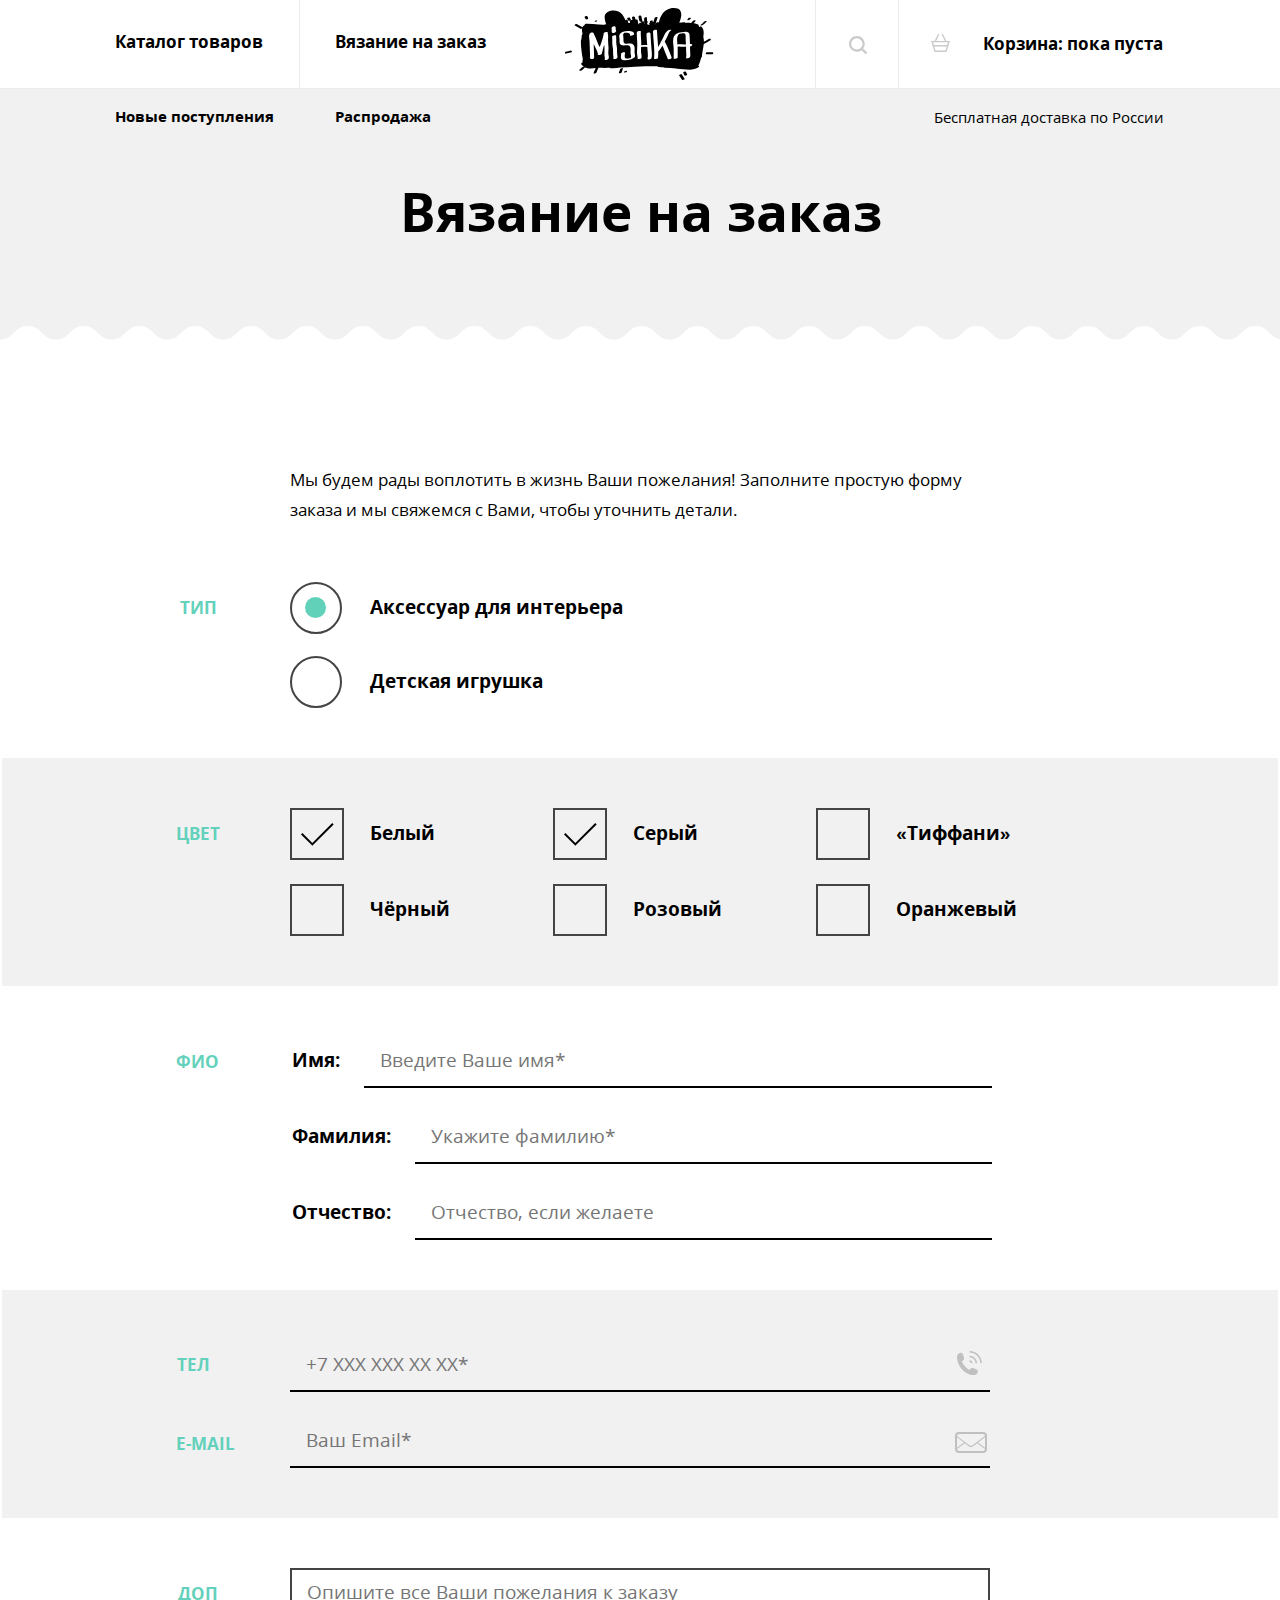
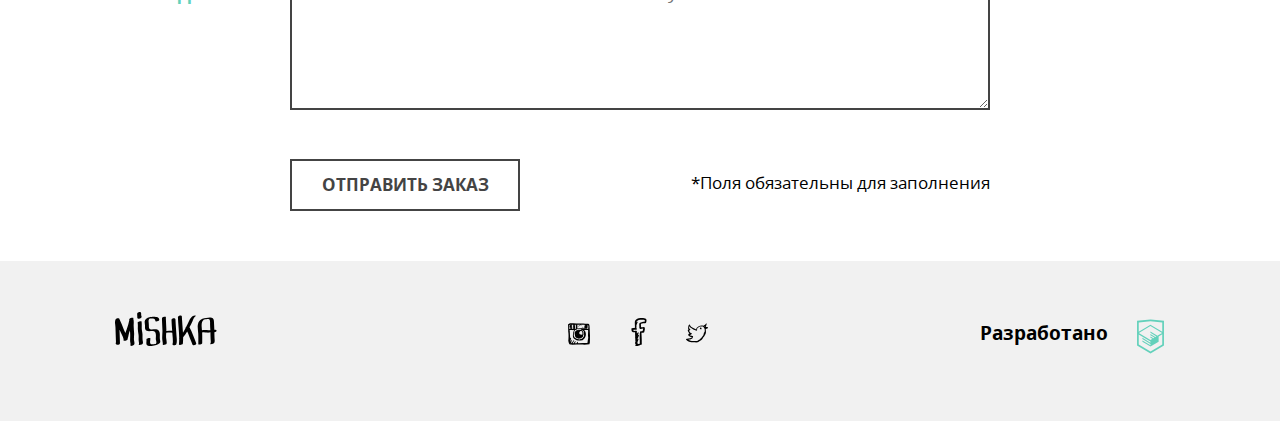
<file: form.html>
<!DOCTYPE html><html lang="ru"><head><meta charset="utf-8"><meta name="viewport" content="width=device-width,initial-scale=1"><title>Вязание на заказ</title><link rel="stylesheet" type="text/css" href="css/style.min.css"><link rel="preload" href="/fonts/opensans.woff2" as="font"></head><body class="body"><div style="display: none"><svg xmlns="http://www.w3.org/2000/svg" xmlns:xlink="http://www.w3.org/1999/xlink"><symbol id="icon-cart" viewBox="264.205 370.961 20.294 18.849"><path d="M283.75 378.19h-3.151l-3.407-6.814a.75.75 0 10-1.341.671l3.071 6.143h-9.138l3.072-6.143a.75.75 0 00-1.341-.671l-3.407 6.814h-3.151a.75.75 0 000 1.5h.157l.855 2.991a.737.737 0 00-.316.595c0 .396.309.71.697.739l1.656 5.795h12.697l1.656-5.795a.745.745 0 00.698-.739.738.738 0 00-.316-.596l.854-2.991h.157a.75.75 0 10-.002-1.499zm-4.181 10.121h-10.433l-1.224-4.284h12.881l-1.224 4.284zm1.653-5.785h-13.739l-.81-2.836h15.359l-.81 2.836z"></path></symbol><symbol id="icon-fb" viewBox="56.519 49.996 14.962 27.718"><path d="M68.181 55.188c1.026.029 1.993 0 2.681-.3.391-.818.556-1.854.619-2.989-.19-.015-.062-.337-.207-.399-.029-.202-.278-.195-.309-.398-.277-.165-.457-.422-.723-.598-.727-.162-1.44-.335-2.164-.499-.849.044-1.895-.103-2.58.1-2.619-.04-3.997 1.12-5.259 2.392-.023.078-.003.197-.105.199-.574 1.587-.125 3.621-.204 5.581.099.436.107.958.204 1.395-.998.296-2.212.387-3.402.499-.317.324-.178 1.089-.206 1.693.085.583.278 1.06.413 1.595.211.193.596.396.825.498.065.029.071.082.103.1.506.268 1.451.008 2.268.1-.136 1.978.256 3.915 0 5.68.007.327.295.382.208.798-.001.963-.067 1.99.208 2.69-.287.455-.497.982-.415 1.794.122.016.114.157.105.299-.075.47.643.175.515.698.162.456-.428.184-.413.498v.896c.53.285 1.462.182 2.268.199.908-.419 2.188-.479 2.785-1.196.459.235.916-.014 1.238-.199-.018-.315.273-.333.205-.698-.004-.328-.173-.496-.103-.896v-2.89c-.206-2.293-.048-4.938-.309-7.176.888-.105 1.917-.075 2.578-.398.357-.451.377-1.23.516-1.895.177-.226.221-.583.206-.996.19-.213.068-.729.104-1.096-.141-.595-.168-1.3-.825-1.39-.884-.235-2.043.595-2.991.299.049-1.134-.293-2.342 0-3.388.746-.181 1.446-.4 2.166-.602zm-3.818 4.783c.117.254.254.486.414.698.079.022.203.003.205.101a10.319 10.319 0 003.096-.299c0 .998-.271 1.733-.518 2.492-.662.045-1.467.3-1.958.198-.276.165-.372.506-.62.698-.049.441.142.495 0 .797-.201.137-.055.611-.205.796v1.496c.085.281-.146.258-.104.497v3.488c-.085.281.146.258.104.498v2.989c.063.271-.132.791.103.896-.07.364-.412-.021-.824.1-.528.122-.926.369-1.548.4.117-.353.32-.622.311-1.097.049-.381-.365-.312-.516-.49.193-.644.562-1.117.722-1.793.197-.515.714-1.298.31-1.794-.522-.105-.521.293-.826.398-.022.077-.002.196-.103.199-.023.077-.003.196-.103.199.01.12-.151.062 0 0 .022-.078.002-.197.103-.199.023-.077.002-.197.103-.199v-.299c.368-.575.67-1.214.826-1.993.191-.28.283-.656.412-.997.156-.262.34-.869.104-1.195-.517.033-.796.295-.93.697-.32-.189.161-.434.104-.697.138-.231.169-.566.309-.797.202-.413.564-1.304 0-1.596-.438-.023-.612.207-.723.498-.214.191-.43.383-.516.698-.373-.07-.143-.727-.206-1.097-.067-.52.122-.899 0-1.195-.56-.799-2.026-.105-3.197-.299-.108-.307-.222-.984-.104-1.195 1.045-.088 2.479.201 3.197-.199.024-.078.003-.197.104-.199.094-.723-.271-1-.515-1.396.232-.806.04-2.02.104-2.989.233-.141.328-.414.515-.598.112-.955.673-1.476.722-2.49-.273.001-.607-.055-.619.199-.302-.114-.382.479-.515.199-.112-.541.246-.626.309-.997.599-.418 1.212-.82 1.856-1.195 1.741-.244 4.648-.449 6.086.198.051.616-.287.854-.207 1.496h-1.546c-1.092.24-1.987.672-2.991.997-.24.066-.276.331-.516.398-.036.396-.225.646-.311.996-.079 1.431.133 2.589.102 3.978z"></path></symbol><symbol id="icon-feature-ball"><path d="M.286 14.069a17.244 17.244 0 00.008 6.301l4.121-3.21-4.129-3.091zM24.403 1.585C19.62-.623 13.959-.559 9.149 1.992l7.513 5.625 7.741-6.032zm9.498 11.59l-4.811 3.748 4.936 3.695a17.248 17.248 0 00-.125-7.443zM9.209 32.414c4.844 2.534 10.724 2.65 15.73.113l-8.096-6.062-7.634 5.949zM7.914 14.433L1.681 9.767c-.32.669-.595 1.356-.825 2.056l5.308 3.974 1.75-1.364zm10.679 10.669l8.336 6.242a17.184 17.184 0 001.74-1.372l-8.326-6.234-1.75 1.364zm-7.18-13.395L4.002 6.158a17.073 17.073 0 00-1.269 1.723l6.931 5.189 1.749-1.363zm10.68 10.668l8.092 6.059c.471-.544.904-1.112 1.297-1.701l-7.639-5.721-1.75 1.363zM14.913 8.98L7.196 3.203a17.436 17.436 0 00-1.709 1.394l7.676 5.747 1.75-1.364zm10.679 10.669l6.972 5.221c.33-.662.615-1.341.855-2.033l-6.077-4.55-1.75 1.362zm.856-16.943L.88 22.626c.233.698.513 1.386.839 2.059l26.52-20.663a17.006 17.006 0 00-1.791-1.316zm4.295 3.918a17.418 17.418 0 00-.939-1.106L2.786 26.567a17.144 17.144 0 001.279 1.717l27.09-21.108c-.134-.186-.269-.37-.412-.552zm1.555 2.375L5.552 29.838c.544.501 1.114.962 1.708 1.382l25.962-20.228a17.158 17.158 0 00-.924-1.993z" fill="#63d1bb"></path></symbol><symbol id="icon-feature-flower" viewBox="8.014 4.35 31.972 37.301"><path fill="#63d1bb" d="M24 41.65c8.827 0 15.986-7.159 15.986-15.986C31.158 25.664 24 32.822 24 41.65zM12.641 20.78a4.442 4.442 0 004.44 4.441c.932 0 1.803-.294 2.513-.782l-.036.337c0 2.451 1.99 4.441 4.441 4.441s4.44-1.99 4.44-4.441l-.036-.337a4.396 4.396 0 002.514.782c2.451 0 4.44-1.99 4.44-4.441a4.418 4.418 0 00-2.54-3.997 4.434 4.434 0 002.54-3.997 4.441 4.441 0 00-6.954-3.659l.037-.337a4.441 4.441 0 00-8.881 0l.036.337a4.392 4.392 0 00-2.513-.781 4.442 4.442 0 00-4.44 4.44 4.42 4.42 0 002.54 3.997 4.42 4.42 0 00-2.541 3.997zM24 12.343a4.441 4.441 0 014.44 4.44 4.441 4.441 0 01-8.881 0c0-2.451 1.99-4.44 4.441-4.44zM8.014 25.664c0 8.827 7.158 15.986 15.986 15.986 0-8.828-7.158-15.986-15.986-15.986z"></path></symbol><symbol id="icon-feature-gift" viewBox="239.665 239.757 32.666 32.486"><path fill="#63d1bb" d="M242.56 272.243h12.504v-13.91H242.56v13.91zm28.182-23.62h-7.335c.521-.267.984-.549 1.396-.845 1.588-1.133 2.424-2.57 2.42-3.999.002-1.169-.556-2.202-1.359-2.901a4.585 4.585 0 00-3.016-1.121c-1.22-.001-2.352.421-3.32 1.069-1.459.979-2.606 2.451-3.424 4.067-.039.079-.078.157-.115.236a12.944 12.944 0 00-1.041-1.792c-.691-.985-1.523-1.86-2.497-2.511-.97-.646-2.103-1.069-3.322-1.069-1.213.004-2.323.514-3.155 1.295-.828.783-1.41 1.885-1.412 3.135-.002.73.211 1.494.649 2.188.552.872 1.424 1.628 2.633 2.248h-6.588c-.878 0-1.591.712-1.591 1.59v5.897h15.396v-7.488h1.873v7.488h15.396v-5.897a1.585 1.585 0 00-1.588-1.59m-22.362-2.339c-.622-.391-1-.785-1.22-1.135-.22-.354-.294-.662-.296-.963-.004-.504.248-1.042.691-1.461.437-.415 1.028-.667 1.562-.667h.013c.685 0 1.366.231 2.046.683 1.018.671 1.975 1.85 2.645 3.187.342.676.609 1.39.789 2.087-3.082-.321-5.078-1.002-6.23-1.731m10.537-1.627c.557-.797 1.21-1.466 1.887-1.916.68-.451 1.362-.683 2.047-.683h.006c.574 0 1.117.22 1.494.55.377.336.571.739.573 1.171-.004.512-.272 1.259-1.467 2.132-1.138.825-3.101 1.673-6.127 2.265a10.57 10.57 0 011.587-3.519m-1.98 27.586h12.506v-13.91h-12.506v13.91z"></path></symbol><symbol id="icon-feature-heart" viewBox="47.475 50.071 33.05 27.857"><path fill="#63d1bb" d="M80.525 58.808a8.736 8.736 0 00-8.736-8.736A8.727 8.727 0 0064 54.865a8.727 8.727 0 00-7.789-4.793 8.736 8.736 0 00-8.736 8.736c0 9.127 14.657 19.121 16.525 19.121 1.869 0 16.525-9.95 16.525-19.121z"></path></symbol><symbol id="icon-feature-money" viewBox="46.212 56.834 46.575 27.332"><path fill="#63d1bb" d="M88.882 56.834H50.116a3.905 3.905 0 00-3.904 3.905V80.26a3.905 3.905 0 003.904 3.905h38.766a3.906 3.906 0 003.905-3.905V60.739a3.906 3.906 0 00-3.905-3.905zm-39.647 24.95V59.551h40.202v22.233H49.235z"></path><path fill="#63d1bb" d="M53.14 77.88h32.395V63.456H53.14V77.88zM69.5 65.354a5.315 5.315 0 110 10.63 5.315 5.315 0 010-10.63z"></path></symbol><symbol id="icon-feature-rocket" viewBox="612.532 500.386 54.156 23.183"><path d="M652.844 506.098c-3.647-.971-7.839-1.667-12.359-1.666a46.394 46.394 0 00-7.71.623l-6.784-4.668-13.456.005 5.811 6.184h8.447c-4.58 1.598-6.759 3.515-6.759 3.515l.002 3.777s2.313 1.912 6.931 3.518l-8.623-.005-5.811 6.188 13.455.002 6.816-4.692c2.261.398 4.822.647 7.681.648 4.522-.001 8.712-.697 12.36-1.667-1.176-1.775-1.915-3.743-1.918-5.877.003-2.141.738-4.112 1.917-5.885zm3.423 1.034c-1.284 1.605-1.969 3.25-1.965 4.84-.007 1.597.677 3.238 1.968 4.847 6.399-2.162 10.419-4.841 10.419-4.841s-4.019-2.68-10.422-4.846z" fill="#63d1bb"></path></symbol><symbol id="icon-flag" viewBox="-11.34 -28.346 46.68 81.691"><path fill="#63D1BB" d="M-3.561-24.455v38.9l38.9-19.451-38.9-19.449zm-7.779 77.801v-81.691h3.805v81.691h-3.805z"></path><path fill="#231F20" d="M-11.34-28.346h3.805v81.691h-3.805z"></path></symbol><symbol id="icon-htmlacademy" viewBox="0 0 60 60"><path d="M30.2 5H30L10.3 7.1v36.2L30 55l19.7-11.7V7.1L30.2 5zm17 36.8L30 52 12.8 41.8V27l17.1 10.2V39l-11.7-7v1.8L30 40.9v1.9l-11.8-7v1.8l11.8 7 11.9-7.1v-7.6l5.3-3.2v15.1zm-.1-17l-4.7 2.8-2.2 1.3-10.3-6.1v1.8l8.8 5.3h-.1l-.2.1-1.3.7-7.3-4.3v1.8l5.8 3.4-1.4.9-4.3-2.6v1.8l2.9 1.7-2.9 1.7-17-10.1 17-10.2 17.2 10zm.1-1.8L29.9 12.8 12.8 23V9.4L30 7.6l17.2 1.8V23z"></path></symbol><symbol id="icon-insta" viewBox="53.115 53.19 21.769 21.334"><path d="M74.881 65.336c-.013-2.395-.344-4.788-.303-7.135a37.854 37.854 0 00-.152-2.278c-.105-.3-.111-.699-.152-1.062-.26-.17-.222-.64-.456-.835-.423-.233-1.201-.114-1.744-.22-.657-.026-1.254-.115-1.899-.153-1.936-.101-3.973-.076-5.996-.076-2.001 0-3.954-.145-5.695-.379h-2.202c-.097.004-.105.098-.227.076-.599.034-1.077.188-1.595.303-.21.119-.421.235-.683.304-.136.192-.513.145-.607.379-.186.212.185.451 0 .607v.911c.173.13.027.58.075.835v.987c-.017 1.281.134 2.397.076 3.72.467 2.762.374 6.537.076 9.413.155.579.363 1.105.455 1.746.256.479.335 1.133.683 1.52.502.206 1.233.186 1.898.229.383.098.667.293 1.14.3 2.843-.21 5.496-.154 8.427-.229 2.704.24 5.802.188 8.275-.228.195-.134.128-.529.228-.76-.056-.385.207-.449.228-.759.131-2.395.164-4.789.15-7.216zm-12.982-6.225c.757-.153 1.48-.341 2.429-.304.71.076 1.287.283 1.897.456.116.184-.243.547.153.684v.076c.059.017.149.002.151.076.445.035.794.167 1.063.379.45.055.536.476 1.138.3-.091.213-.084.524-.075.835.324 1.183.475 2.81.303 4.252-.164.163-.215.442-.303.683-.311.322-.481.785-.836 1.062-.095.236-.25.408-.454.533-.116.213-.206.452-.457.53-.298.163-.577.011-.834-.076-.446.162-.904.312-1.215.607-.816-.096-1.648-.175-2.43-.304-.242-.139-.487-.273-.835-.305a1.997 1.997 0 00-.836-.455c-.101-.127-.337-.118-.455-.229-.198-.029-.229-.227-.456-.229-.118-.412-.443-.618-.532-1.062-.226-.331-.308-.805-.455-1.215-.043-1.434.091-2.692.379-3.796.346-.591.779-1.094 1.138-1.67.249.021.365-.09.38-.304.306.053.434-.072.684-.075.257.008.269-.309.458-.449zm-1.67-2.733c-.117-.263-.066-.691-.075-1.062-.007-.285.278-.279.304-.532-.003-.074-.093-.059-.152-.076.126-.146.701-.097.834 0 .132.537-.354.455-.531.684.011.167.322.032.456.076.029.854-.059 1.496 0 2.202h-.456c-.007.234.229.226.456.228-.059.286.092.363.075.607-.226.153-.716.042-1.062.075-.103-.594.235-1.375.151-2.202zm-.683-1.594c.088-.013.134.016.151.076.179.253.01.683-.076.911-.173-.179-.026-.682-.075-.987zm.152 1.822c-.132-.069-.168-.237-.152-.456.132.071.167.238.152.456zm0 1.367c-.058.139-.082-.045-.076-.152.058-.139.081.045.076.152zm-.152.228c.175-.024.084.219.228.227-.009.193-.283.179-.38.077.039-.112.113-.193.152-.304zm-2.354-1.216c.006-.108.013-.214-.076-.228-.073-.733.13-1.415 0-1.973.25-.155.769-.042 1.139-.077v1.139c-.088.064-.203.101-.379.077-.054.28.324.131.379.304.008.853-.056 1.777.152 2.429-.565-.059-.906.107-1.442.076.097-.612-.019-1.435.531-1.594-.012-.141-.257-.047-.304-.153zm-.531 0c-.204.021-.217-.534-.077-.607.328.006.249.501.077.607zm-.152.988c.077-.312.034-.304.075-.683.228.013.26.77-.075.683zm.228-2.05c-.263.054-.273-.266-.153-.38.263-.053.272.267.153.38zm0-1.139c.033.159-.052.201-.076.304-.176.023-.084-.219-.229-.229.025-.102.191-.062.305-.075zm-.228 3.721c.148-.031.11.345-.076.227a.363.363 0 00.076-.227zm-.684-3.721c.029.259-.438.32-.379 0h.379zm-.987.076c-.034.219-.326.179-.379.379-.214-.17.084-.468.379-.379zm-.455.759c.226-.205.451-.41.684-.607-.021-.123.071-.131.076-.228h.229c.102.381-.261.296-.305.531.021.122-.072.131-.075.227.02.335.121.588.075.988-.27.008-.276.28-.607.227.022-.428-.135-.674-.077-1.138zm.076 3.265V57.29c.195-.185.396-.364.607-.532.295.489.179 1.392.455 1.897-.275.157-.75.111-1.062.229zM72.68 69.968c-.109.954-.158 1.968-.379 2.809-2.89.123-6.02.005-8.883.153-.199.045-.273-.031-.229-.229-.253 0-.258.247-.531.229.201-.336.438-.898.151-1.291-.797.013-.797.821-1.138 1.291-.686-.053-1.137.127-1.823.075.18-.705.75-1.021.911-1.745-.395-.55-.989.138-1.214.455-.204.48-.557.81-.76 1.29H57.8c.238-.469.489-.926.759-1.366.171-.512.625-.741.683-1.367-.157-.28-.42-.029-.683 0-.123.182-.272.335-.38.531-.232.376-.501.714-.684 1.14-.181.208-.335.003-.53.227-.389.271-.581.736-.988.987-.174-.06.039-.356.153-.38.045-.181-.096-.55.075-.607.063-.366.212-.647.379-.91.119-.742.521-1.199.684-1.898-.559.099-.674.643-.988.987-.212.445-.542.772-.683 1.291-.174-.131-.028-.58-.076-.836.122-.586.298-1.119.38-1.746.133-.22.173-.535.228-.834.168-.209.046-.61-.077-.761-.226.027-.374.133-.455.304-.192-.032-.193.506-.304.304-.045-2.587-.451-4.812-.456-7.438.026-.331-.183-.424-.228-.685 1.629.028 3.121.091 4.783.229-.089.139-.199.257-.304.379-.144.07-.226.173-.378.304-.604 1.653-.975 3.984-.607 6.15.229.58.589 1.029.986 1.441.907.485 1.635 1.149 2.506 1.671 1.701.361 3.84.369 5.541 0 .236-.12.484-.226.685-.38 1.364-1.242 2.753-2.459 2.961-4.859v-1.367c-.197-1.598-.688-2.905-1.747-3.644.331-.22 1.099.043 1.67.076.223.013.447.014.684 0 .408-.024.928-.055 1.443 0 .144.187.113.544.228.76-.062 1.684-.192 3.3-.152 5.087.103.454.127.986.229 1.441-.091.973-.237 1.89-.457 2.732zm.379-11.16c-.639-.12-1.232-.284-1.897-.379.072-.333.799-.01.987-.228.385-.223.295-.92.304-1.51.032-.348.114-.644.076-1.063-.401-.951-1.783-.421-2.886-.455-.225.718-.47 1.8-.304 2.657.169.49 1.024.292 1.519.456-.14.332-.688.057-.987.076-.296-.083-.707-.052-.986-.151-2.285.078-4.284.004-6.529.151.117-1.248.063-2.465-.076-3.645h3.112c-.344.364-.912.507-1.29.835-.44.244-.861.505-1.139.911.249.134.535-.245.759-.379.355-.074.479-.381.835-.455.423-.438 1.096-.625 1.67-.912.378-.022.697.013.987.077 1.283.007 2.456.126 3.796.076.614.145 1.45.069 1.974.304.107.298.231.579.305.911.008.986-.149 1.816-.23 2.723zm-5.845-3.72c.11-.047-.009-.092 0 0zm0 0c-.529.154-1.019.348-1.367.682.484-.198 1.059-.306 1.367-.682zm1.062.607c.111-.047-.007-.091 0 0zm-1.746.911c.727-.158 1.181-.591 1.746-.911-.437.019-.592.32-.987.379-.215.217-.6.26-.759.532zm-.683-.835c-.111.047.007.092 0 0zm-.683.607c.11-.046-.008-.092 0 0zm-.075.076c.063.014.07-.03.075-.076-.064-.014-.072.03-.075.076zm-.077.076c.064.014.072-.03.077-.076-.067-.013-.072.029-.077.076zm-.834.608c.346-.134.613-.348.834-.607a2.018 2.018 0 00-.834.607zm2.276.987c.533-.049.749-.416 1.215-.531.284-.298.784-.381.987-.76-.56.023-.766.399-1.216.531-.284.297-.751.413-.986.76zm-2.276-.987c-.317-.074-.016.227 0 0zm-.533.379c.021.021.115-.037.076-.077-.021-.02-.116.038-.076.077zm2.809.608c-.11.047.007.091 0 0zm-1.14 1.821c-.223-.231-.676-.233-.986-.379-.697-.038-1.223.093-1.746.229-.304.151-.607.304-.91.454-.266.166-.444.417-.76.532-.205.225-.352.51-.684.607-.004.223-.173.281-.304.379-.089.115-.094.312-.227.381-.007.12.036.29-.076.303.108 1.512.291 2.948.683 4.177.287.623.975.846 1.442 1.29.589.297 1.328.444 2.126.531.277-.052.553-.105.911-.076a5.088 5.088 0 002.81-1.441c.1-.281.252-.508.455-.684-.254-.671.293-1.098.455-1.59.002-1.344-.201-2.48-.607-3.415-.256-.579-.92-.751-1.366-1.139-.059-.018-.15-.003-.151-.077-.269-.136-.733-.239-1.065-.082zm-3.415 4.327c-.113-.063-.109-.244-.152-.379.256-.078.118.237.152.379zm.076.305c.041-.117.079-.006.076.075-.04.118-.079.005-.076-.075zm.456-2.051c.015-.086.075-.042.075 0-.014.087-.075.043-.075 0zm1.67-2.125c-.203.258.041.576.077.836-.305-.039-.574-.887-.077-.836zm.379 3.948c-.04-.038.055-.097.076-.076.04.038-.054.097-.076.076zm.759 2.884c.034-.109.066.008.152 0-.018.097-.15.077-.152 0zm2.201-2.581c-.233-.057-.145.208-.379.152.069-.159.118-.338.229-.455.134.019.172.13.15.303zm-1.137-3.796c.211.119.441.217.606.381.085.219.243.363.38.529.058.778.179 1.492.151 2.354-.257.099-.438.271-.683.381-.78-.006-1.358-.212-1.897-.456-.171-.259-.355-.505-.532-.759v-1.062c.17-.185.319-.391.456-.607.228-.127.508-.201.454-.607-.038-.062-.078-.124-.075-.229.158.045.245.159.379.229.323.017.41-.2.761-.154z"></path></symbol><symbol id="icon-interior" viewBox="-259.404 -19.675 40.219 62.411"><path d="M-244.227 18.283c-.286.966-.245 2.191.027 3.639.494 2.635 1.687 6.041 2.358 9.67h5.062c.696-3.641 1.949-7.05 2.471-9.683.287-1.445.33-2.66.041-3.617-.275-.899-.89-1.618-2.021-2.303h-5.997c-1.075.679-1.674 1.391-1.941 2.294zm11.832 19.995h-13.799c-1.293 0-2.299.976-2.299 2.229v2.229h18.397v-2.229c0-1.253-1.006-2.229-2.299-2.229zm7.133-55.724h-11.732c0-1.244-1.015-2.229-2.3-2.229-1.283 0-2.3.985-2.3 2.229h-11.737l-6.073 25.517c.794-.461 1.589-.992 2.632-.992 1.359 0 2.243.818 2.924 1.375.682.557 1.162.849 1.447.849.292.001.769-.287 1.451-.836.681-.548 1.564-1.358 2.915-1.358 1.349 0 2.237.806 2.919 1.354.684.549 1.161.84 1.451.84.146 0 .338-.073.58-.214.242-.141.53-.353.872-.626.512-.411 1.139-.967 1.99-1.218.284-.085.593-.136.93-.136 1.347 0 2.238.805 2.92 1.354.683.548 1.159.84 1.451.84.287-.002.766-.296 1.445-.85.684-.554 1.571-1.367 2.925-1.367 1.356 0 2.239.817 2.919 1.371.342.276.631.489.872.631.24.143.431.214.575.214.288 0 .762-.293 1.442-.854.68-.559 1.567-1.384 2.929-1.384 1.044 0 1.839.533 2.632.997l-6.079-25.507zm-10.619 51.266h-6.864c-.657 0-1.15.479-1.15 1.115 0 .635.493 1.113 1.15 1.113h6.9c.655 0 1.15-.479 1.15-1.113 0-.636-.495-1.115-1.15-1.115h-.036zm-3.414-24.484c-.146 0-.338.074-.58.213-.157.094-.37.261-.57.41v3.731h2.299V9.959c-.505-.378-.908-.623-1.149-.623z"></path></symbol><symbol id="icon-left-arrow"><path d="M50 11.002H7.659l8.174-8.174L13.005 0 0 12.998l.003.003-.003.004 13.005 12.998 2.828-2.828-8.172-8.173H50z"></path></symbol><symbol id="icon-logo-footer"><path d="M19.135 21.495c-.083-2.683-.51-5.347-.475-8.035.028-2.174.389-4.41-.36-6.495.047-.237.096-.473.14-.711.193-1.045-3.271-.492-3.813.464-.343.28-.519.615-.375.957.037.086.069.174.102.261-.656 3.204-1.57 6.306-2.621 9.412-.402 1.188-.888 2.349-1.298 3.533-.582-1.104-1.169-2.194-1.643-3.377-1.374-3.433-2.612-6.902-4.287-10.206.19-1.528-3.204-1.368-3.873.032-.809 1.694-.705 3.403-.438 5.214.3 2.042.353 4.05.377 6.111.047 3.976.358 7.943.417 11.919-.354.395-.461.881-.091 1.375.162.216.361.382.571.549.904.724 3.5.107 3.496-1.271-.014-4.123-.312-8.238-.42-12.358a98.054 98.054 0 01-.024-1.21l.171.434c.64 1.604 1.31 3.163 2.185 4.654.868 1.478 1.303 3.064 1.803 4.677-.189.217-.303.462-.233.708-.039.18.07.292.251.36.639.548 1.841.274 2.509-.007a6.07 6.07 0 00.826-.424c.345-.212.883-.679.729-1.159l-.087-.279c.47-1.27.709-2.589.965-3.93.272-1.428.782-2.78 1.295-4.133.052.619.106 1.238.156 1.855.204 2.554.033 5.072.007 7.626-.008.847.054 1.633.219 2.461.068.343.367 1.808.281 1.887-.611.564-.433 1.257.385 1.437.915.201 2.081-.105 2.77-.742 1.198-1.106.632-2.845.361-4.241-.452-2.342.095-4.964.022-7.348zm8.364.675c-.074-1.988-.765-3.862-.774-5.872-.011-2.305.181-4.593-.155-6.886-.106-.725-4.056.1-3.917 1.05.309 2.11.197 4.229.159 6.354-.037 2.044.468 3.898.73 5.904.269 2.054-.084 4.157.149 6.213.109.962.75 2.743.089 3.58-.42.532 1.469.342 1.553.326.769-.142 1.793-.392 2.304-1.038.653-.828.196-2.426.053-3.357-.316-2.059-.114-4.195-.191-6.274zm16.329-3.319c-2.062-2.784-5.889-.78-8.561-1.54-1.377-.392-1.395-2.271-1.392-3.396.004-1.426-.114-2.732-.273-4.146-.119-1.052-.024-2.121.746-2.904.142-.144.859-.336.81-.339a8.132 8.132 0 011.067-.093c1.549-.066 4.613.232 4.019 2.483-.266 1.01 3.596.431 3.877-.637 1.213-4.598-7.284-3.714-9.686-3.078-2.21.588-4.648 1.846-4.775 4.399-.061 1.219.273 2.379.325 3.587.061 1.39-.198 2.776.289 4.118 1.082 2.982 5.52 1.576 7.778 1.745 3.845.287 2.697 5.469 2.748 7.883.027 1.288 1.181 3.429.211 4.507-.595.662-1.982.699-2.792.768-.813.068-2.201.312-2.742-.461-.993-1.418.091-3.799-.121-5.425-.121-.924-4.066-.095-3.917 1.05.342 2.627-1.399 6.145 2.402 6.596 2.441.289 5.191-.161 7.5-.928 1.196-.396 2.307-.942 3.243-1.793 1.035-.941.694-2.348.417-3.547-.677-2.918.731-6.279-1.173-8.849zm17.327-.189c-.122-3.777-.69-7.513-.706-11.297-.008-1.971-3.963-1.305-3.957.343.015 3.608.497 7.167.682 10.764l.013.221c-1.949-.018-3.899.177-5.853.246.201-4.633-.611-9.227-.435-13.857.022-.582-3.874-.09-3.917 1.049-.171 4.475.587 8.915.453 13.392-.064 2.136-.245 4.264-.259 6.402-.007 1.095.171 2.183.329 3.263.146.999.484 2.331.182 3.318-.237.772 3.561.29 3.862-.694.544-1.778-.222-4.039-.405-5.839-.175-1.725-.039-3.499.083-5.248 2.03-.13 4.059-.297 6.08-.012.09 1.378.196 2.754.322 4.134a45.83 45.83 0 01.196 3.475c.015 1.019.142 2.496-.221 3.461-.773 2.057 3.15 1.889 3.723.364.703-1.87.502-4.199.383-6.164-.148-2.443-.477-4.874-.555-7.321zm16.932 4.474c-.939-2.758-2.373-5.177-3.616-7.797 1.001-1.949 2.018-3.898 2.932-5.888.831-1.808 1.446-3.819 3.08-5.092.574-.447.55-.896-.255-.951-.875-.061-2.064.192-2.77.742-1.485 1.158-2.427 2.563-3.201 4.268a160.304 160.304 0 01-2.914 6.075l-.224.443c-.49.315-.785.762-.639 1.266-.792 1.563-1.6 3.117-2.499 4.61-.299-5.534-.955-11.061-1.15-16.6-.045-1.27-3.971-.479-3.917 1.049.243 6.868 1.219 13.719 1.286 20.587l-.047.051c-.301.308-.19.494.051.602a60.756 60.756 0 01-.209 5.254c-.472.745.463 1.139 1.084 1.139h.096c.739 0 2.626-.35 2.718-1.364.191-2.1.251-4.196.232-6.291 1.59-1.715 2.89-3.63 4.055-5.635.759 1.48 1.482 2.972 1.989 4.582.861 2.741 2.299 5.261 3.131 8.014.544 1.806 4.457.738 3.917-1.049-.829-2.753-2.204-5.297-3.13-8.015zm23.503-4.635c-.21-.832-1.372-.849-2.271-.77-.012-.335-.02-.671-.036-1.006-.125-2.661-.165-5.379-.392-8.032-.209-2.458-1.585-3.337-3.972-3.247-2.416.092-5.229.527-7.482 1.403-2.607 1.014-4.058 2.935-4.559 5.681-.549 3.014.24 6.219.373 9.246.154 3.503.066 7.014.062 10.519 0 .573 3.916.031 3.917-1.049.003-2.776.042-5.551 0-8.327a52.196 52.196 0 00-.102-2.444c1.369-.593 3.687.012 5.05.141 1.107.104 2.169-.166 3.244-.292.021 2.312.107 4.635.202 6.944.049 1.184.477 3.53-.354 4.511-.437.516 1.48.343 1.555.33.793-.146 1.761-.401 2.303-1.041.949-1.12.456-3.79.401-5.126-.078-1.91-.102-3.824-.141-5.737 1.154-.147 2.417-.854 2.202-1.704zm-14.618-.15c-.103-1.245-.217-2.49-.303-3.743-.16-2.331.117-5.583 2.29-6.999.58-.379 1.675-.315 2.354-.438.97-.176 1.956-.389 2.829.19 1.21.802.912 3.657.911 4.869-.003 2.005.207 4.001.31 6.003-.552.055-1.111.089-1.683.076-2.286-.053-4.544-.413-6.708.042zM24.108 6.7a3.157 3.157 0 001.477-.524l.256-.216c.52-.335.972-.827.728-1.361-.504-1.105-.423-2.231-.416-3.414.006-.958-.963-1.246-1.781-1.174-.723.063-2.168.581-2.175 1.52-.006.993-.071 2.016.109 2.992-.047.113-.074.239-.104.355-.055.212.016.42.142.59l.002.134.015.335a.901.901 0 00.429.53c.388.233.878.275 1.318.233z"></path></symbol><symbol id="icon-mail"><path d="M28 5H4a4 4 0 00-4 4v13a4 4 0 004 4h24a4 4 0 004-4V9a4 4 0 00-4-4zM2 10.25l6.999 5.25L2 20.75v-10.5zM30 22c0 1.104-.898 2-2 2H4c-1.103 0-2-.896-2-2l7.832-5.875 4.368 3.277a3 3 0 003.599 0l4.369-3.277L30 22zm0-1.25l-7-5.25 7-5.25v10.5zm-12.801-2.148c-.35.263-.763.4-1.199.4s-.851-.139-1.2-.4L10.665 15.5l-.833-.625L2 9.001V9c0-1.103.897-2 2-2h24c1.102 0 2 .897 2 2l-12.801 9.602z"></path></symbol><symbol id="icon-map-pin"><path fill="#FFF" d="M56.334 9.228c-12.892-12.305-33.773-12.305-46.667 0-12.891 12.297-12.891 32.248 0 44.542 0 0 23.318 21.832 23.318 47.031 0-25.199 23.343-47.031 23.343-47.031 12.897-12.294 12.897-32.245.006-44.542z"></path><path fill="#6BC6B3" d="M47.036 45.522c-.636-3.277.13-6.947.027-10.284-.115-3.755-.713-7.485-.665-11.246.039-3.044.545-6.173-.503-9.091.065-.332.134-.662.195-.995.271-1.463-4.577-.689-5.338.649-.479.393-.726.861-.523 1.339.051.121.097.243.142.365-.917 4.485-2.197 8.827-3.668 13.174-.563 1.663-1.244 3.288-1.817 4.946-.814-1.545-1.638-3.071-2.3-4.728-1.922-4.805-3.656-9.661-6-14.285.266-2.14-4.484-1.916-5.421.044-1.132 2.371-.986 4.763-.613 7.299.42 2.858.494 5.668.528 8.554.066 5.566.502 11.119.584 16.684-.496.552-.646 1.233-.127 1.924.226.302.505.535.799.769 1.265 1.013 4.899.15 4.893-1.779-.02-5.771-.437-11.531-.589-17.299-.015-.565-.025-1.129-.034-1.694.08.203.159.406.24.607.896 2.245 1.833 4.427 3.059 6.514 1.214 2.068 1.824 4.289 2.523 6.547-.265.303-.423.647-.326.991-.055.251.099.409.352.504.894.766 2.578.383 3.513-.01a8.28 8.28 0 001.155-.593c.483-.297 1.236-.95 1.021-1.622a44.64 44.64 0 01-.121-.391c.657-1.776.992-3.625 1.352-5.5.381-2 1.095-3.892 1.812-5.786.073.867.149 1.732.219 2.597.285 3.575.046 7.099.011 10.674a16.22 16.22 0 00.306 3.445c.096.479.514 2.53.394 2.642-.855.79-.606 1.759.539 2.011 1.279.281 2.912-.148 3.877-1.039 1.675-1.548.882-3.98.504-5.937z"></path></symbol><symbol id="icon-menu-close"><path fill="#231F20" d="M20.513 1.414L19.099 0l-8.843 8.842L1.414 0 0 1.414l8.842 8.842L0 19.098l1.414 1.414 8.842-8.842 8.843 8.842 1.414-1.414-8.842-8.842z"></path></symbol><symbol id="icon-menu-open"><path fill="#231F20" d="M0 0h19.958v2H0zm0 6h19.958v2H0zm0 6h19.958v2H0z"></path></symbol><symbol id="icon-phone"><path d="M17.321 24.333h-1.115c-4.904-.58-8.497-2.857-11.11-5.772C2.473 15.637.402 11.875 0 6.817V5.459c.091-.921.544-1.55 1.067-2.086.65-.666 1.63-1.522 2.522-1.553.659-.022 1.78.451 2.232 1.066.388.53.595 1.59.775 2.378.185.797.6 1.95.485 2.717-.176 1.196-1.764 1.703-2.231 2.572 1.551 3.721 4.089 6.456 7.472 8.345.847-.465 1.595-1.864 2.767-1.892.428-.012.972.209 1.406.34.477.143.891.326 1.311.484.705.266 1.957.621 2.378 1.213.433.61.681 1.608.581 2.231-.194 1.234-2.227 2.603-3.444 3.059zM12.529 1.528c5.949 0 10.771 4.822 10.771 10.771h1.529C24.829 5.507 19.323 0 12.529 0v1.528z"></path><path d="M12.529 9.327v1.552a1.42 1.42 0 011.421 1.42h1.553a2.973 2.973 0 00-2.974-2.972zm0-3.081a6.054 6.054 0 016.056 6.054h1.588a7.642 7.642 0 00-7.644-7.641v1.587z"></path></symbol><symbol id="icon-play" viewBox="247.3 382.56 100.678 76.891"><path fill="#63D1BB" d="M344.255 400.708s-.92-7.008-3.785-10.078c-3.632-4.041-7.674-4.066-9.541-4.297-13.326-1.023-33.303-1.023-33.303-1.023h-.051s-19.978 0-33.304 1.023c-1.867.23-5.908.256-9.54 4.297-2.84 3.096-3.786 10.078-3.786 10.078s-.896 8.211-.896 16.422v7.699c0 8.21.947 16.421.947 16.421s.921 7.009 3.785 10.078c3.632 4.041 8.364 3.913 10.487 4.349 7.622.767 32.356 1.022 32.356 1.022s20.003-.025 33.329-1.048c1.867-.23 5.908-.256 9.54-4.298 2.84-3.069 3.786-10.078 3.786-10.078s.946-8.21.946-16.421v-7.699c-.023-8.236-.97-16.447-.97-16.447z"></path><path fill="#FFF" d="M297.614 459.449h-.016c-1.015-.011-24.946-.266-32.604-1.037l-.14-.014-.137-.028c-.271-.056-.668-.107-1.126-.167-2.503-.328-7.159-.938-10.839-5.019-3.354-3.616-4.377-10.771-4.483-11.576l-.005-.043c-.039-.342-.965-8.463-.965-16.736v-7.699c0-8.266.875-16.378.912-16.72l.009-.071c.108-.802 1.155-7.928 4.474-11.557 3.996-4.439 8.531-4.899 10.712-5.121.192-.02.37-.037.529-.058l.126-.013c13.277-1.019 33.312-1.031 33.514-1.031h.051c.201 0 20.236.013 33.514 1.031l.126.013c.159.021.337.038.529.058 2.179.221 6.71.682 10.704 5.112 3.354 3.616 4.377 10.771 4.483 11.577l.005.043c.039.342.965 8.459.99 16.753v7.708c0 8.273-.926 16.395-.965 16.736l-.007.053c-.108.805-1.156 7.953-4.478 11.562-3.994 4.435-8.527 4.896-10.707 5.117-.193.02-.371.037-.53.057l-.126.013c-13.276 1.02-33.334 1.057-33.535 1.058l-.015-.001zm-31.944-6.497c7.477.729 31.216.989 31.968.997.657-.001 20.135-.049 33.047-1.036.178-.021.371-.041.58-.062 1.836-.186 4.608-.468 7.186-3.335l.026-.029c1.825-1.974 2.853-6.928 3.075-8.552.059-.514.926-8.358.926-16.08v-7.699c-.023-7.76-.896-15.627-.951-16.109-.32-2.382-1.434-6.789-3.066-8.539l-.035-.038c-2.577-2.868-5.351-3.149-7.186-3.336a34.367 34.367 0 01-.58-.062c-13.066-.998-32.834-1.011-33.033-1.011h-.051c-.198 0-19.967.013-33.033 1.011a33.29 33.29 0 01-.58.062c-1.835.187-4.607.468-7.186 3.336l-.019.021c-1.828 1.993-2.855 6.924-3.082 8.552-.062.591-.875 8.399-.875 16.089v7.699c0 7.749.871 15.598.926 16.083.32 2.381 1.433 6.789 3.066 8.539l.035.039c2.322 2.584 5.303 2.975 7.479 3.259.481.061.939.121 1.363.201z"></path><path fill="#FFF" d="M285.733 403.138v35.708l29.747-17.854z"></path></symbol><symbol id="icon-right-arrow"><path d="M0 11.002h42.341l-8.175-8.174L36.995 0 50 12.998l-.004.003.004.004-13.005 12.998-2.829-2.828 8.173-8.173H0z"></path></symbol><symbol id="icon-search" viewBox="-0.8 -0.8 17.6 17.6"><path d="M16.47 14.93l-3.415-3.415A7.67 7.67 0 0014.6 6.899C14.6 2.646 11.153-.8 6.9-.8S-.8 2.646-.8 6.899s3.446 7.7 7.699 7.7c1.734 0 3.326-.58 4.613-1.546l3.417 3.416c.203.202.418.33.771.33a1.1 1.1 0 001.1-1.1c0-.24-.061-.499-.33-.769zM1.399 6.899a5.5 5.5 0 1111 0c0 3.038-2.462 5.5-5.5 5.5s-5.5-2.461-5.5-5.5z"></path></symbol><symbol id="icon-toy" viewBox="226.001 226.19 60 59.62"><path d="M226.001 269.871l27.438 15.934v-23.346l-27.438-15.94v23.352zm51.346-31.244v2.453c0 1.817-3.458 3.29-7.73 3.29-4.266 0-7.727-1.473-7.727-3.29v-4.059h.024c.26 1.714 3.604 3.073 7.702 3.073 4.272 0 7.729-1.474 7.729-3.285 0-1.819-3.457-3.289-7.729-3.289-.339 0-.675.01-1.002.03l-4.975-2.888v3.086c0 1.817-3.454 3.29-7.723 3.29-2.683 0-5.045-.583-6.433-1.467a3.928 3.928 0 00-.732-.586c-.363-.381-.565-.797-.565-1.236v-2.986l-4.807 2.792a21.384 21.384 0 00-1.054-.033c-4.267 0-7.727 1.469-7.727 3.289 0 1.811 3.46 3.285 7.727 3.285 4.099 0 7.446-1.358 7.705-3.073h.022v4.059c0 1.817-3.455 3.29-7.727 3.29-4.267 0-7.727-1.473-7.727-3.29v-2.42l-5.952 3.452 27.531 15.986 27.351-15.882-6.181-3.591zm-13.644 10.166c0 1.817-3.46 3.287-7.727 3.287-4.269 0-7.729-1.47-7.729-3.287v-4.059h.024c.26 1.715 3.603 3.076 7.705 3.076 4.101 0 7.443-1.361 7.705-3.076h.021v4.059h.001zm-5.145 13.873v23.144L286 269.871v-23.144l-27.442 15.939zm-2.641-29.904c4.269 0 7.723-1.47 7.723-3.286 0-1.814-3.454-3.287-7.723-3.287-4.27 0-7.729 1.472-7.729 3.287-.001 1.816 3.459 3.286 7.729 3.286"></path></symbol><symbol id="icon-twitter" viewBox="52.253 53.771 23.494 20.168"><path d="M75.706 57.855c-.227-.366-.909-.277-1.407-.371h-1.112c.142-.353.343-.646.52-.963.056-.438.254-.734.223-1.26.129-.167.176-.417.296-.593.104-.144.242-.477.074-.667-.051-.221-.295-.249-.593-.222a.515.515 0 00-.222.148c-.448.433-.778 1.014-1.261 1.408-.009.008-.062 0-.074 0-.087.005-.033.046-.075.074-.146.098-.257.152-.369.223-.284.176-.547.445-.891.519-.529-.211-1.156-.326-1.852-.37-1.157.102-2.303.215-3.038.741-.911.35-1.477 1.042-2.149 1.63-.049.32-.342.398-.37.741-.005.045-.012.088-.073.074.043.241-.051.345-.074.519-.001.133.199.431 0 .52-.822-.12-1.485-.63-2.149-.964-.718-.36-1.468-.604-2.074-1.111-.716-.322-1.26-.816-1.778-1.334-.208-.312-.542-.496-.667-.89-.379-.164-.175-.912-.741-.889-.315-.043-.345.199-.444.37-.07.227-.361.232-.371.519-.004.046-.011.088-.074.075-.17 1.089-.527 1.992-.519 3.26.129.415.35.738.593 1.038-.418.051-.716.222-.89.519-.06 1.073.378 1.647.742 2.297.134.384.352.685.593.963.017.229.206.288.296.445.019.105.123.125.149.223-.04.105.289.18.073.221-.413.131-1.016.07-1.259.371-.109.279-.109.833 0 1.111.034.237.282.262.296.519.499.417 1.082.747 1.631 1.112.574.166 1.211.271 1.852.37-.102.343-.338.551-.593.741-.78.381-1.849.474-2.742.74-.555.038-.956.23-1.556.223-.333.127-.854.075-1.112.223-.122.068-.102.096-.222.221-.134.412.111.74.444.89-.005.253.219.276.371.371.089.183.254.29.445.37.544.468 1.268.759 1.927 1.112.83.183 1.648.376 2.52.519.896.116 1.901.124 2.816.222h.963c.511.132 1.23.054 1.853.074.095-.102.322-.073.519-.074.522-.269 1.196-.385 1.631-.74.574-.241.989-.642 1.557-.89.866-.765 1.937-1.324 2.519-2.37.205-.189.351-.438.445-.74.265-.156.385-.454.593-.667.404-.41.706-.924 1.037-1.4.319-.496.576-1.054.89-1.556-.01-.405.306-.484.296-.89.193-.226.177-.662.371-.88-.033-.255.029-.415.074-.594.047-1.281-.047-2.422-.297-3.407.588-.155 1.181-.302 1.631-.593.52-.206.993-.603.808-1.281zm-3.408 4.076c-.153.859-.615 1.41-1.038 2.001.059.379-.104.538-.073.889a4.303 4.303 0 00-.371 1.037c-.203.267-.332.606-.519.89-.366.548-.777 1.051-1.186 1.557-.378.56-.912.965-1.334 1.481-.42.493-.942.885-1.407 1.334-.474.17-.89.396-1.26.667a5.06 5.06 0 00-.667.296c-.177.146-.499.145-.668.29-1.086.147-2.3.17-3.555.148-1.031-.105-2.115-.159-3.039-.371-.922-.189-1.511-.712-2.297-1.037.153-.242.634-.154.963-.222.031-.166.394-.003.444-.149.257.06.285-.109.52-.07.563-.201 1.23-.302 1.705-.593.282-.138.406-.434.667-.593.033-.189.104-.341.222-.444.047-.275.201-.441.148-.815.111-.21.299-.343.296-.667-.074-.147-.128-.316-.296-.371-.026-.196-.377-.067-.444-.222-.255.032-.416-.029-.593-.075-.154-.043-.487.092-.519-.073-.842-.023-1.3-.43-1.853-.74.431-.262 1.032-.353 1.333-.742.516-.076 1.058-.129 1.112-.666 0-.717-.771-.661-1.333-.815-.773-.66-1.194-1.672-1.779-2.52.238-.157.564-.226.741-.444.454.058.54-.251.667-.52.019-.488-.333-.605-.593-.815a3.49 3.49 0 01-.667-.74c-.003-.818-.021-1.652.074-2.372.063-.014.07.029.074.074.227.441.559.775.815 1.186.532.357.925.853 1.556 1.112.452.413 1.108.621 1.557 1.038.601.263 1.158.57 1.704.889.669.194 1.056.673 2.001.593.198-.098.394-.199.593-.297.258-.456-.059-1.079.147-1.63.255-.659.797-1.031 1.26-1.481.29-.155.555-.335.815-.519.347-.098.675-.216.964-.37a6.223 6.223 0 001.037-.148h1.26c.244.052.475.119.74.148.209.137.38.313.666.371.789.693 1.271 1.696 1.409 3.039-.122.484.053.873.001 1.481zm.296-5.632c-.129.34-.23.707-.593.815-.017-.105-.122-.125-.147-.222-.012-.209.209-.186.296-.296.162-.085.245-.248.444-.297-.007-.09.108-.046 0 0zm-5.484 3.038c.163.135.284.31.519.371.101.221.314.327.594.37.047-.15.346-.049.37-.222.174-.023.166-.229.296-.297-.018-.55-.129-1.006-.37-1.333-.758-.423-1.676.039-1.409 1.111z"></path></symbol><symbol id="icon-video"><path d="M26 15l6-4v16l-6-4v-8zm-2 0v8a4 4 0 01-4 4H4a4 4 0 01-4-4v-8a4 4 0 014-4h10a2 2 0 012-2V7H5a1 1 0 110-2h12a1 1 0 011 1v3a2 2 0 012 2 4 4 0 014 4zm-12 0H4v8h8v-8zm8 1a1 1 0 00-1-1h-4a1 1 0 100 2h4a1 1 0 001-1z"></path></symbol></svg></div><div class="wrapper wrapper--site-header"><header class="container site-header"><div class="site-header__logo-placement"><a href="index.html" class="site-header__logo logo"><picture><source media="(min-width: 1150px)" srcset="img/logo-desktop-optimised.svg"><source media="(min-width: 768px)" srcset="img/logo-tablet-optimised.svg"><img class="logo__image" src="img/logo-mobile-optimised.svg" width="86" height="35" alt="Логотип магазина «Мишка»"></picture></a><button type="button" class="site-header__toggle toggle-menu-button" aria-label="Открыть/закрыть меню"><span class="toggle-menu-button__pseudoline"></span></button></div><nav class="site-header__main-navigation"><ul class="site-header__inner-navigation site-navigation site-navigation--inner-nav"><li class="site-navigation__item"><a href="catalog.html" class="site-navigation__link">Каталог товаров</a></li><li class="site-navigation__item"><a href="form.html" class="site-navigation__link">Вязание на заказ</a></li></ul><ul class="site-header__user-navigation site-navigation site-navigation--user-nav"><li class="site-navigation__item site-navigation__item--search-item"><a href="" class="site-navigation__link"><svg class="site-navigation__icon site-navigation__icon--search"><use xlink:href="#icon-search"></use></svg> <span class="site-navigation__link-title site-navigation__link-title--search">Поиск по сайту</span></a></li><li class="site-navigation__item site-navigation__item--cart-item"><a href="" class="site-navigation__link"><svg class="site-navigation__icon site-navigation__icon--cart"><use xlink:href="#icon-cart"></use></svg> <span class="site-navigation__link-title site-navigation__link-title--cart">Корзина: пока пуста</span></a></li></ul><ul class="site-header__events-navigation site-navigation site-navigation--events"><li class="site-navigation__item"><a href="" class="site-navigation__link">Новые поступления</a></li><li class="site-navigation__item"><a href="" class="site-navigation__link">Распродажа</a></li></ul></nav></header></div><main class="main-content"><section class="main-content__head content-header content-header--inner-page"><h1 class="main-content__main-heading main-content__main-heading--inner-page">Вязание на заказ</h1><div class="fill-zigzag-line fill-zigzag-line--inner-page"></div></section><p class="container main-content__form-description">Мы будем рады воплотить в жизнь Ваши пожелания! Заполните простую форму заказа и мы свяжемся с Вами, чтобы уточнить детали.</p><form class="main-content__form order-form" action="https://echo.htmlacademy.ru" method="post"><fieldset class="container order-form__element order-form__element--type"><div class="order-form-wrapper"><h2 class="order-form__element-heading order-form__element-heading--type">Тип</h2><ul class="order-form__element-options-list form-options form-options--type-flags"><li class="form-options__item"><input type="radio" name="type-of-product" value="interior-accessories" id="type-interior-accessories" class="form-options__radiobutton visually-hidden" checked=""> <label for="type-interior-accessories" class="form-options__label form-options__label--type">Аксессуар для интерьера</label></li><li class="form-options__item"><input type="radio" name="type-of-product" value="children-toy" id="type-children-toy" class="form-options__radiobutton visually-hidden"> <label for="type-children-toy" class="form-options__label form-options__label--type">Детская игрушка</label></li></ul></div></fieldset><fieldset class="order-form__element order-form__element--color"><div class="container order-form-wrapper"><h2 class="order-form__element-heading order-form__element-heading--color">Цвет</h2><ul class="order-form__element-options-list form-options form-options--color-flags"><li class="form-options__item"><input type="checkbox" name="color__white" id="color-white" class="form-options__checkbox visually-hidden" checked=""> <label for="color-white" class="form-options__label form-options__label--color">Белый</label></li><li class="form-options__item"><input type="checkbox" name="color__grey" id="color-grey" class="form-options__checkbox visually-hidden" checked=""> <label for="color-grey" class="form-options__label form-options__label--color">Серый</label></li><li class="form-options__item"><input type="checkbox" name="color__tiffany" id="color-tiffany" class="form-options__checkbox visually-hidden"> <label for="color-tiffany" class="form-options__label form-options__label--color">«Тиффани»</label></li><li class="form-options__item"><input type="checkbox" name="color__black" id="color-black" class="form-options__checkbox visually-hidden"> <label for="color-black" class="form-options__label form-options__label--color">Чёрный</label></li><li class="form-options__item"><input type="checkbox" name="color__pink" id="color-pink" class="form-options__checkbox visually-hidden"> <label for="color-pink" class="form-options__label form-options__label--color">Розовый</label></li><li class="form-options__item"><input type="checkbox" name="color__orange" id="color-orange" class="form-options__checkbox visually-hidden"> <label for="color-orange" class="form-options__label form-options__label--color">Оранжевый</label></li></ul></div></fieldset><fieldset class="container order-form__element order-form__element--full-name"><div class="order-form-wrapper"><h2 class="order-form__element-heading order-form__element-heading--full-name">ФИО</h2><ul class="order-form__element-options-list form-options form-options--name-fields"><li class="form-options__item"><label for="client-name" class="form-options__label">Имя:</label> <input type="text" name="client__name" id="client-name" class="form-options__data-entry-field form-options__data-entry-field--name-fields" placeholder="Введите Ваше имя*" required=""></li><li class="form-options__item"><label for="client-surname" class="form-options__label">Фамилия:</label> <input type="text" name="client__surname" id="client-surname" class="form-options__data-entry-field form-options__data-entry-field--name-fields" placeholder="Укажите фамилию*" required=""></li><li class="form-options__item"><label for="client-patronymic" class="form-options__label">Отчество:</label> <input type="text" name="client__patronymic" id="client-patronymic" class="form-options__data-entry-field form-options__data-entry-field--name-fields" placeholder="Отчество, если желаете"></li></ul></div></fieldset><fieldset class="order-form__element order-form__element--contact-info"><legend class="visually-hidden">Контактная информация</legend><div class="container order-form-wrapper order-form-wrapper--contact-info"><section class="order-form__element-subsection order-form__element-subsection--tel"><h2 class="order-form__element-heading order-form__element-heading--tel">Тел</h2><div class="order-form__element-input-container"><input type="tel" pattern="\+7[\s]*[^\w]*[0-9]{3}[\s]*[^\w]*[0-9]{3}[\s]*[^\w]*[0-9]{2}[\s]*[^\w]*[0-9]{2}[\s]*[^\w]*" name="contacts__phone" class="form-options__data-entry-field form-options__data-entry-field--tel" placeholder="+7 XXX XXX XX XX*" required=""> <svg class="form-options__data-entry-field-icon form-options__data-entry-field-icon--phone"><use xlink:href="#icon-phone"></use></svg></div></section><section class="order-form__element-subsection order-form__element-subsection--email"><h2 class="order-form__element-heading order-form__element-heading--email">E-mail</h2><div class="order-form__element-input-container"><input type="email" name="contacts__email" class="form-options__data-entry-field form-options__data-entry-field--email" placeholder="Ваш Email*" required=""> <svg class="form-options__data-entry-field-icon form-options__data-entry-field-icon--email"><use xlink:href="#icon-mail"></use></svg></div></section></div></fieldset><fieldset class="container order-form__element order-form__element--wishes"><div class="order-form-wrapper"><h2 class="order-form__element-heading order-form__element-heading--wishes">Доп</h2><textarea class="form-options__wishes" placeholder="Опишите все Ваши пожелания к заказу"></textarea></div></fieldset><div class="container order-form-wrapper order-form-wrapper--form-footer"><p class="order-form__note">*Поля обязательны для заполнения</p><button type="submit" class="button order-form__submit-button">Отправить заказ</button></div></form></main><footer class="site-footer site-footer--form-page"><div class="container site-footer__wrapper"><a href="index.html" class="site-footer__link"><svg class="site-footer__logo"><use xlink:href="#icon-logo-footer"></use></svg></a><section class="socials"><h2 class="visually-hidden">Социальные сети</h2><ul class="socials__list social-networks"><li class="social-networks__item"><a href="" class="social-networks__link"><span class="visually-hidden">Instagram</span> <svg class="social-networks__link-icon social-networks__link-icon--insta"><use xlink:href="#icon-insta"></use></svg></a></li><li class="social-networks__item"><a href="" class="social-networks__link"><span class="visually-hidden">Facebook</span> <svg class="social-networks__link-icon social-networks__link-icon--fb"><use xlink:href="#icon-fb"></use></svg></a></li><li class="social-networks__item"><a href="" class="social-networks__link"><span class="visually-hidden">Twitter</span> <svg class="social-networks__link-icon social-networks__link-icon--twitter"><use xlink:href="#icon-twitter"></use></svg></a></li></ul></section><section class="copyright"><h2 class="visually-hidden">Информация о разработчике</h2><p class="copyright__developer"><a href="https://htmlacademy.ru/intensive/adaptive" class="copyright__developer-link"><span class="copyright__developer-title">Разработано</span><svg class="copyright__developer-logo"><use xlink:href="#icon-htmlacademy"></use></svg></a></p></section></div></footer><script src="js/scripts.min.js"></script></body></html>
</file>
<file: css/style.min.css>
@charset "UTF-8";
/*! normalize.scss v8.0.1 | MIT License | github.com/necolas/normalize.css */
html{line-height:1.15;-webkit-box-sizing:border-box;box-sizing:border-box}body{margin:0;display:-webkit-box;display:-ms-flexbox;display:flex;-webkit-box-orient:vertical;-webkit-box-direction:normal;-ms-flex-direction:column;flex-direction:column;min-width:260px;min-height:100vh;background-color:#fff;font-size:15px;line-height:24px;font-family:"Open Sans","Arial",sans-serif;color:#000;overflow-x:hidden}main{display:block}h1{font-size:2em;margin:.67em 0}a{background-color:transparent}b,strong{font-weight:bolder}small{font-size:80%}sub,sup{font-size:75%;line-height:0;position:relative;vertical-align:baseline}sub{bottom:-.25em}sup{top:-.5em}img{border-style:none}button,input,optgroup,select,textarea{font-family:inherit;font-size:100%;line-height:1.15;margin:0}button,input{overflow:visible}button,select{text-transform:none}[type=button]::-moz-focus-inner,[type=reset]::-moz-focus-inner,[type=submit]::-moz-focus-inner,button::-moz-focus-inner{border-style:none;padding:0}[type=button]:-moz-focusring,[type=reset]:-moz-focusring,[type=submit]:-moz-focusring,button:-moz-focusring{outline:1px dotted ButtonText}fieldset{padding:.35em .75em .625em}legend{color:inherit;display:table;max-width:100%;white-space:normal}textarea{overflow:auto}[type=checkbox],[type=radio],legend{-webkit-box-sizing:border-box;box-sizing:border-box;padding:0}[type=number]::-webkit-inner-spin-button,[type=number]::-webkit-outer-spin-button{height:auto}[type=search]{outline-offset:-2px}::-webkit-file-upload-button{font:inherit}[hidden]{display:none}@font-face{font-family:"Open Sans";font-style:normal;font-weight:400;font-display:swap;src:local("Open Sans Regular"),local("OpenSans-Regular"),url(../fonts/opensans.woff2) format("woff2"),url(../fonts/opensans.woff) format("woff")}@font-face{font-family:"Open Sans";font-style:normal;font-weight:700;font-display:swap;src:local("Open Sans Bold"),local("OpenSans-Bold"),url(../fonts/opensansbold.woff2) format("woff2"),url(../fonts/opensansbold.woff) format("woff")}*,::after,::before{-webkit-box-sizing:inherit;box-sizing:inherit}footer{margin-top:auto}.visually-hidden{width:1px;height:1px;position:absolute;margin:-1px;padding:0;border:0;clip:rect(0 0 0 0);overflow:hidden}.container{width:320px;margin:0 auto;padding:0}.container--modal{padding:0 30px;margin-bottom:46px}@media (min-width:768px){.container{width:668px}.container--reviews{width:768px}.container--modal{width:567px;min-height:338px;margin-bottom:0;background-color:#fff;border:1px solid #c7c7c7;-webkit-box-shadow:0 5px 10px rgba(0,0,0,.25);box-shadow:0 5px 10px rgba(0,0,0,.25)}}@media (min-width:1150px){.container{width:1050px}.container--modal{width:567px}}.button{display:-webkit-box;display:-ms-flexbox;display:flex;-webkit-box-pack:center;-ms-flex-pack:center;justify-content:center;margin:0;padding:0;width:auto;min-height:60px;font-size:17px;font-weight:700;line-height:20px;text-decoration:none;text-transform:uppercase;text-align:center;color:#444;border:2px solid #444;-webkit-transition:color .1s ease,background-color .1s ease;transition:color .1s ease,background-color .1s ease}.button:focus,.button:hover{color:#fff;background-color:#444}.button:active{color:rgba(255,255,255,.3)}.wrapper--site-header{border-bottom:1px solid #ececec;padding-bottom:1px}@media (min-width:1150px){.wrapper{display:-webkit-box;display:-ms-flexbox;display:flex;-ms-flex-wrap:wrap;flex-wrap:wrap;-webkit-box-pack:center;-ms-flex-pack:center;justify-content:center;margin-top:71px}.wrapper--site-header{display:block;margin-top:0}}.fill-zigzag-line{display:none;background-color:transparent;background-image:url(../img/bg-zigzag-fill.svg);background-repeat:repeat-x;background-position:0 0;background-size:contain}@media (min-width:768px){.fill-zigzag-line{display:block;position:absolute;bottom:-12px;width:100vw;height:24px}}@media (min-width:1150px){.fill-zigzag-line{bottom:-16px;height:33px}.fill-zigzag-line--inner-page{bottom:-14px}}.dividing-line{width:100%;height:7px;margin:0;background-color:transparent;background-image:url(../img/bg-zigzag-line.svg);background-repeat:repeat-x;background-position:0 0;background-size:contain}.dividing-line--after-knitted-baskets{margin-top:34px}.dividing-line--after-reviews{margin-top:42px}@media (min-width:768px){.dividing-line{height:17px}.dividing-line--after-knitted-baskets{margin-top:45px}.dividing-line--after-reviews{margin-top:68px}}@media (min-width:1150px){.dividing-line{height:23px}.dividing-line--after-knitted-baskets{margin-top:73px}.dividing-line--after-reviews{margin-top:66px}}.opened-modal-window{height:100vh;overflow:hidden}.site-header__logo-placement{position:relative;display:-webkit-box;display:-ms-flexbox;display:flex;min-height:80px}.site-header__logo{margin:22px 118px auto auto}.site-header__logo:focus,.site-header__logo:hover{opacity:.6}.site-header__logo:active{opacity:.3}.site-header__toggle{position:absolute;top:50%;right:30px;-webkit-transform:translateY(-50%);transform:translateY(-50%);width:20px;height:20px;border:0;background-color:transparent}.site-header__main-navigation--js-active{display:-webkit-box;display:-ms-flexbox;display:flex;-webkit-box-orient:vertical;-webkit-box-direction:normal;-ms-flex-direction:column;flex-direction:column;position:absolute;top:80px;left:0;z-index:1;width:100vw;min-height:315px;background-color:#fff}.site-header__events-navigation,.site-header__main-navigation--menu-hidden{display:none}.site-header__inner-navigation .site-navigation__item:last-child{min-height:81px;margin-bottom:0}@media (min-width:768px){.site-header{position:relative;display:-webkit-box;display:-ms-flexbox;display:flex;min-height:88px;margin-top:-1px}.site-header__logo-placement{width:320px}.site-header__logo{margin:22px 0 0 -2px}.site-header__main-navigation{display:block}.site-header__main-navigation--js-active{position:static;width:auto;min-height:auto}.site-header__inner-navigation{position:absolute;top:100px;left:0;z-index:1;display:-webkit-box;display:-ms-flexbox;display:flex;-webkit-box-pack:start;-ms-flex-pack:start;justify-content:flex-start;-webkit-box-align:start;-ms-flex-align:start;align-items:flex-start;padding:0}.site-header__user-navigation{position:relative;display:-webkit-box;display:-ms-flexbox;display:flex}.site-header__user-navigation::before{content:"Бесплатная доставка по России";position:absolute;top:106px;right:-2px}.site-header__inner-navigation .site-navigation__item:last-child{min-height:30px;margin-bottom:0}}@media (min-width:1150px){.site-header__logo-placement{position:absolute;top:-13px;left:50%;z-index:2;-webkit-transform:translateX(-50%);transform:translateX(-50%);width:auto}.site-header__main-navigation{display:-webkit-box;display:-ms-flexbox;display:flex;-webkit-box-pack:justify;-ms-flex-pack:justify;justify-content:space-between;width:100%}.site-header__main-navigation--js-active{position:static;-webkit-box-orient:horizontal;-webkit-box-direction:normal;-ms-flex-direction:row;flex-direction:row}.site-header__inner-navigation{position:static;-ms-flex-wrap:wrap;flex-wrap:wrap;-webkit-box-align:stretch;-ms-flex-align:stretch;align-items:stretch;width:390px}.site-header__events-navigation{position:absolute;top:106px;left:0;z-index:1;display:-webkit-box;display:-ms-flexbox;display:flex;-webkit-box-align:start;-ms-flex-align:start;align-items:flex-start;min-height:auto}}.site-navigation{padding:0;list-style-type:none;width:340px;margin:0 auto}.site-navigation__item{display:-webkit-box;display:-ms-flexbox;display:flex;min-height:80px;margin-top:-1px;margin-bottom:-2px;padding-top:28px;padding-left:76px;font-size:17px;font-weight:700;line-height:24px;border-bottom:1px solid #ececec}.site-navigation__link{position:relative;color:#000;text-decoration:none}.site-navigation__icon{position:absolute;top:14px;-webkit-transform:translateY(-50%);transform:translateY(-50%);width:19px;height:20px;opacity:.2}.site-navigation__icon--search{left:-44px}.site-navigation__icon--cart{left:-46px}.site-navigation__link:focus,.site-navigation__link:hover{color:#8d8d8d}.site-navigation__link:active{color:#cacaca}.site-navigation__link:focus .site-navigation__icon,.site-navigation__link:hover .site-navigation__icon{opacity:1;fill:#63d1bb}.site-navigation__link:active .site-navigation__icon{opacity:.3;fill:#63d1bb}@media (min-width:768px){.site-navigation{width:auto;height:100%;min-height:88px;margin:0}.site-navigation__item{padding-left:0;border-bottom:none}.site-navigation__item--search-item{width:83px}.site-navigation__item--cart-item{display:-webkit-box;display:-ms-flexbox;display:flex;padding-top:0;width:264px}.site-navigation__icon--search{width:18px;height:19px;top:19px;left:33px}.site-navigation__icon--cart{width:21px;height:18px;top:45px;left:31px}.site-navigation__link-title--search{font-size:0}.site-navigation__link-title--cart{margin-right:-1px}.site-navigation--inner-nav .site-navigation__item{min-height:30px;padding-top:7px;padding-right:36px;padding-left:1px;font-size:15px;line-height:24px;border-bottom:0}.site-navigation--user-nav .site-navigation__item{border-left:1px solid #ececec}.site-navigation__item--cart-item .site-navigation__link{display:-webkit-box;display:-ms-flexbox;display:flex;-webkit-box-orient:vertical;-webkit-box-direction:normal;-ms-flex-direction:column;flex-direction:column;width:100%}.site-navigation__item--cart-item .site-navigation__link-title--cart{margin-top:auto;margin-bottom:auto;margin-left:auto;text-align:right}}@media (min-width:1150px){.site-navigation--user-nav{margin-right:3px;margin-left:auto}.site-navigation--inner-nav .site-navigation__item{padding-top:32px;padding-left:35px;font-size:17px;line-height:24px;border-right:1px solid #ececec}.site-navigation--inner-nav .site-navigation__item:first-child{padding-left:0}.site-navigation--inner-nav .site-navigation__item:last-child{padding-right:0;border:0}.site-navigation--events .site-navigation__item{min-height:auto;padding:0 15px 0 0;font-size:15px;line-height:24px}.site-navigation--events .site-navigation__item:first-child{padding-left:0}.site-navigation--events .site-navigation__item:last-child{padding-right:0;padding-left:46px}}.site-footer{min-height:160px;margin-top:38px;border-top:1px solid transparent;background-color:#f1f1f1}.site-footer__logo{display:none}@media (min-width:768px){.site-footer{margin-top:57px}.site-footer--form-page{margin-top:50px}.site-footer__wrapper{display:-webkit-box;display:-ms-flexbox;display:flex;margin-top:50px}.site-footer__logo{display:block;width:106px;height:34px}.site-footer__logo:focus,.site-footer__logo:hover{fill:#46c1ae}.site-footer__logo:active{fill:#46c1ae;opacity:.3}}@media (min-width:1150px){.site-footer{margin-top:99px}.site-footer--form-page{margin-top:50px}.site-footer__wrapper{-webkit-box-pack:justify;-ms-flex-pack:justify;justify-content:space-between}}.socials{margin-top:25px;margin-bottom:0;border-bottom:1px solid #e5e5e5}@media (min-width:768px){.socials{margin-top:0;margin-left:156px;border:0}}@media (min-width:1150px){.socials{margin-left:80px}}.social-networks{list-style-type:none;display:-webkit-box;display:-ms-flexbox;display:flex;-ms-flex-wrap:wrap;flex-wrap:wrap;margin:auto auto 26px;padding:0 58px;width:260px}.social-networks__item{position:relative;margin:0 0 0 30px}.social-networks__item:first-child,.social-networks__item:nth-child(3n+1){margin-left:0}.social-networks__link{display:block;width:28px;height:28px}.social-networks__link-icon{position:absolute;top:0;width:22px;height:22px}.social-networks__link-icon--insta{top:3px;left:-1px}.social-networks__link-icon--fb{top:-2px;left:-2px;width:28px;height:28px}.social-networks__link-icon--twitter{top:2px;left:1px}.social-networks__link:focus .social-networks__link-icon,.social-networks__link:hover .social-networks__link-icon{fill:#46c1ae}.copyright__developer-link:active,.social-networks__link:active .social-networks__link-icon{opacity:.3}@media (min-width:768px){.social-networks{width:auto;max-width:160px;padding:8px 0 0}}.copyright{margin-top:15px;padding-left:30px;padding-right:30px;border-top:1px solid transparent}.copyright__developer{margin:0}.copyright__developer-title{display:inline-block;margin-top:11px;margin-left:38px;font-size:19px;font-weight:700;line-height:18px}.copyright__developer-link{position:relative;width:41px;height:41px;text-decoration:none;color:#000}.copyright__developer-logo{position:absolute;top:-8px;right:-63px;width:41px;height:41px;fill:#63d1bb}.copyright__developer-link:focus .copyright__developer-logo,.copyright__developer-link:hover .copyright__developer-logo{fill:#46c1ae}@media (min-width:768px){.copyright{margin-top:0;margin-left:49px}.copyright__developer-title{margin-left:0}}@media (min-width:1150px){.copyright{margin-left:0;padding:0 57px 0 0}}@media (min-width:768px){.logo__image{width:113px;height:46px}}@media (min-width:1150px){.logo__image{width:149px;height:72px}}.toggle-menu-button{display:none;cursor:pointer}.toggle-menu-button--js-active{display:block}.toggle-menu-button::after,.toggle-menu-button::before,.toggle-menu-button__pseudoline{position:absolute;top:50%;left:50%;-webkit-transform:translate(-50%,-50%);transform:translate(-50%,-50%);width:100%;height:2px}.toggle-menu-button::after,.toggle-menu-button::before{content:"";display:block;background-color:#000;-webkit-transition:-webkit-transform .2s ease;transition:transform .2s ease;transition:transform .2s ease,-webkit-transform .2s ease}.toggle-menu-button--menu-open::before{width:27px;-webkit-transform:translate(-50%,-50%) rotate(45deg);transform:translate(-50%,-50%) rotate(45deg)}.toggle-menu-button--menu-open::after{width:27px;-webkit-transform:translate(-50%,-50%) rotate(-45deg);transform:translate(-50%,-50%) rotate(-45deg)}.toggle-menu-button__pseudoline{-webkit-box-shadow:0 6px 0 0 #000,0 -6px 0 0 #000;box-shadow:0 6px 0 0 #000,0 -6px 0 0 #000;-webkit-transition:-webkit-box-shadow .15s ease-out;transition:box-shadow .15s ease-out;transition:box-shadow .15s ease-out,-webkit-box-shadow .15s ease-out}.toggle-menu-button__pseudoline--menu-open{-webkit-box-shadow:0 16px 0 0 transparent,0 -16px 0 0 transparent;box-shadow:0 16px 0 0 transparent,0 -16px 0 0 transparent}@media (min-width:768px){.toggle-menu-button{display:none}}.main-content__head{position:relative}.main-content__main-heading{margin:0 auto;text-align:center;font-size:27px;font-weight:700;line-height:30px}.main-content__main-heading--main-page{width:260px;margin-top:20px}.main-content__main-heading--inner-page{padding-top:69px;padding-right:17px;padding-left:12px}.main-content__form-description{margin-top:23px;margin-bottom:0;width:260px;font-size:13px;font-weight:400;line-height:24px}.main-content__form{margin-top:26px}@media (min-width:768px){.main-content__main-heading{font-size:43px;line-height:50px}.main-content__main-heading--main-page{width:520px;margin-top:153px}.main-content__main-heading--inner-page{margin-top:25px;padding-left:18px}.main-content__form-description{width:668px;margin-top:71px;font-size:17px;line-height:30px}.main-content__form{padding-left:0}}@media (min-width:1150px){.main-content__main-heading{font-size:53px;line-height:57px}.main-content__main-heading--main-page{width:628px}.main-content__form-description{width:700px;margin-top:120px}}.content-header{min-height:174px;background-color:#f1f1f1}.content-header--main-page{min-height:486px;padding-top:49px;background-color:#f9f9f9;background-image:url(../img/hero-mobile@1x.jpg);background-size:575px;background-repeat:no-repeat;background-position:center -17px}@media (min-width:768px){.content-header{display:-webkit-box;display:-ms-flexbox;display:flex;-webkit-box-orient:vertical;-webkit-box-direction:normal;-ms-flex-direction:column;flex-direction:column;min-height:746px}.content-header--main-page{padding-top:0;background-image:url(../img/hero-tablet@1x.jpg);background-size:1150px;background-position:center 0}.content-header--inner-page{min-height:226px;background-color:#f1f1f1}}@media (min-width:1150px){.content-header--inner-page{min-height:256px}}.assortment-list{padding:0;list-style-type:none;margin:121px auto 0}.assortment-list__item{width:100vw;min-width:320px}.assortment-list__item-link{display:-webkit-box;display:-ms-flexbox;display:flex;position:relative;min-height:103px;padding-top:25px;padding-left:29px;font-size:19px;font-weight:700;line-height:24px;text-decoration:none;color:#fff;-webkit-transition:min-height .1s ease,margin .1s ease;transition:min-height .1s ease,margin .1s ease}.assortment-list__item-link--interior{background-color:#63d1bb}.assortment-list__item-link--toy{background-color:#56c3b2}.assortment-list__item-title{max-width:124px}.assortment-list__item-icon{position:absolute;right:0;width:62px;height:62px;-webkit-transition:opacity .1s ease;transition:opacity .1s ease}.assortment-list__item-icon--interior{top:23px;right:14px;fill:#149080;opacity:.5}.assortment-list__item-icon--toy{top:22px;right:25px;fill:#149080;opacity:.5}.assortment-list__item-link:focus,.assortment-list__item-link:hover{min-height:108px;margin-top:-5px}.assortment-list__item-link:active{color:rgba(255,255,255,.3)}.assortment-list__item-link:focus .assortment-list__item-icon,.assortment-list__item-link:hover .assortment-list__item-icon{opacity:.7}.assortment-list__item-link:active .assortment-list__item-icon{opacity:.3}@media (min-width:768px){.assortment-list{display:-webkit-box;display:-ms-flexbox;display:flex;-webkit-box-pack:justify;-ms-flex-pack:justify;justify-content:space-between;width:100vw;margin-top:373px;margin-right:auto;margin-left:auto}.assortment-list__item,.assortment-list__item-link{display:-webkit-box;display:-ms-flexbox;display:flex;-webkit-box-flex:1;-ms-flex-positive:1;flex-grow:1}.assortment-list__item{width:auto;min-height:119px}.assortment-list__item-link{padding-top:28px;padding-left:36px;font-size:20px;line-height:30px}.assortment-list__item-icon--interior{top:30px;right:14px}.assortment-list__item-icon--toy{top:32px;right:32px}}@media (min-width:1150px){.assortment-list{margin-top:359px}}.knitted-baskets{position:relative;margin-top:28px;padding-left:31px;padding-right:30px}.knitted-baskets__heading{font-size:25px;font-weight:700;line-height:30px;margin-top:0;margin-bottom:4px}.knitted-baskets__label-place{margin-left:-2px}.knitted-baskets__product-picture{margin:28px 0 0}.knitted-baskets__order-properties{margin:-2px 0 0;text-align:center}.knitted-baskets__description{margin-top:20px;font-size:15px;font-weight:400;line-height:24px}.knitted-baskets__features{margin-top:17px;margin-left:-1px}.knitted-baskets__price{display:inline-block;margin:20px 0 0 -2px;font-size:17px;font-weight:700;line-height:24px}.knitted-baskets__order-button{width:259px;min-height:52px;margin-top:26px;margin-left:-1px;padding-top:14px}@media (min-width:768px){.knitted-baskets{padding:0;margin-top:44px}.knitted-baskets__heading-place{display:-webkit-box;display:-ms-flexbox;display:flex;-webkit-box-pack:justify;-ms-flex-pack:justify;justify-content:space-between;margin-left:-3px}.knitted-baskets__heading{font-size:43px;line-height:50px}.knitted-baskets__label-place{width:84px;min-height:40px;margin-top:12px;margin-right:20px}.knitted-baskets__content-wrapper{position:relative;display:-webkit-box;display:-ms-flexbox;display:flex;-ms-flex-wrap:wrap;flex-wrap:wrap;margin-top:53px}.knitted-baskets__features-wrapper{margin-top:-8px}.knitted-baskets__description{width:334px;margin:0;padding:0;font-size:17px;line-height:30px}.knitted-baskets__features{width:291px;margin-top:36px}.knitted-baskets__product-picture{margin:0;padding:0}.knitted-baskets__image{width:333px;min-height:404px}.knitted-baskets__order-properties{position:absolute;bottom:6px;left:-1px}.knitted-baskets__price{font-size:20px;line-height:24px}.knitted-baskets__order-button{margin-top:33px;width:292px}}@media (min-width:1150px){.knitted-baskets{margin-top:9px}.knitted-baskets__heading-place{position:relative;top:114px;left:44px;z-index:1;-webkit-box-orient:horizontal;-webkit-box-direction:reverse;-ms-flex-direction:row-reverse;flex-direction:row-reverse;-webkit-box-pack:justify;-ms-flex-pack:justify;justify-content:space-between;width:655px}.knitted-baskets__heading{font-size:53px;line-height:57px}.knitted-baskets__label-place{margin:15px 0 0}.knitted-baskets__content-wrapper{-webkit-box-pack:end;-ms-flex-pack:end;justify-content:flex-end;margin-top:0}.knitted-baskets__features-wrapper{margin-top:158px;margin-right:16px}.knitted-baskets__features{margin-top:48px;margin-left:0}.knitted-baskets__image{display:block;width:525px;height:636px}.knitted-baskets__order-properties{bottom:0;left:176px}}.top-week-label{font-size:17px;font-weight:700;line-height:20px;text-transform:uppercase;color:#63d1bb}@media (min-width:768px){.top-week-label{line-height:17px;text-align:center}}.features-table{-webkit-box-orient:vertical;-webkit-box-direction:normal;-ms-flex-direction:column;flex-direction:column;-ms-flex-wrap:wrap;flex-wrap:wrap;font-size:15px;font-weight:400;line-height:20px}.features-table,.features-table__data,.features-table__row{display:-webkit-box;display:-ms-flexbox;display:flex}.features-table__row{border-bottom:1px solid #ececec}.features-table__data{-webkit-box-align:center;-ms-flex-align:center;align-items:center;width:97px;min-height:39px}.features-table__data:last-child{width:auto;max-width:160px}.features-table__data--color-name{letter-spacing:-.5px}.about-us{margin-top:29px;padding-left:30px;padding-right:30px}.about-us__heading{margin:0 0 28px -1px;font-size:25px;font-weight:700;line-height:30px}@media (min-width:768px){.about-us{margin-top:50px;padding-left:0}.about-us__heading{margin-bottom:0;margin-left:-5px;font-size:43px;line-height:50px}}@media (min-width:1150px){.about-us{margin-top:14px;padding-top:44px;padding-left:176px}.about-us__heading{font-size:53px;line-height:57px}}.advantages-list{margin:0;padding:0;list-style-type:none;font-size:17px;font-weight:700;line-height:20px}.advantages-list__item{display:-webkit-box;display:-ms-flexbox;display:flex;-webkit-box-align:end;-ms-flex-align:end;align-items:flex-end;position:relative;min-height:100px;margin-top:-1px;margin-bottom:24px;padding-top:60px}.advantages-list__item:last-child{margin-bottom:0}.advantages-list__item-icon{position:absolute;top:0;fill:#63d1bb}.advantages-list__item-icon--flower{top:5px;left:8px;width:32px;height:37px}.advantages-list__item-icon--money{top:6px;left:0;width:47px;height:27px}.advantages-list__item-icon--heart{top:11px;left:7px;width:34px;height:27px}.advantages-list__item-icon--ball{top:8px;left:4px;width:35px;height:34px}.advantages-list__item-icon--rocket{top:9px;left:-6px;width:55px;height:23px}.advantages-list__item-icon--gift{top:7px;left:3px;width:33px;height:32px}@media (min-width:768px){.advantages-list{display:-webkit-box;display:-ms-flexbox;display:flex;-ms-flex-wrap:wrap;flex-wrap:wrap;-webkit-box-pack:justify;-ms-flex-pack:justify;justify-content:space-between;margin-top:45px;font-size:20px;line-height:22px}.advantages-list__item{width:300px;margin-bottom:52px}.advantages-list__item:last-child{margin-bottom:52px}.advantages-list__item-icon--gift{left:0}}@media (min-width:1150px){.advantages-list{width:650px}}.reviews{position:relative;margin-top:32px;padding-left:30px;padding-right:30px;border-top:1px solid transparent}.reviews__heading{margin-bottom:0;margin-left:-1px;font-size:25px;font-weight:700;line-height:30px}.reviews__toggles{display:-webkit-box;display:-ms-flexbox;display:flex;-webkit-box-pack:justify;-ms-flex-pack:justify;justify-content:space-between;margin-top:29px}.reviews__toggle-button{-webkit-box-flex:1;-ms-flex-positive:1;flex-grow:1;min-height:52px;background-color:transparent;border:1px solid #ececec}.reviews__toggle-button--left{margin-right:-1px}.reviews__toggle-button-icon{width:50px;height:26px;margin-top:3px;margin-left:-3px}.reviews__writing-button{min-height:52px;margin-top:38px;padding-top:13px;font-size:18px;font-weight:700;line-height:20px}.reviews__toggle-button:focus .reviews__toggle-button-icon,.reviews__toggle-button:hover .reviews__toggle-button-icon{opacity:.6}.reviews__toggle-button:active .reviews__toggle-button-icon{opacity:.3}@media (min-width:768px){.reviews,.reviews__wrapper{display:-webkit-box;display:-ms-flexbox;display:flex}.reviews{-webkit-box-orient:vertical;-webkit-box-direction:normal;-ms-flex-direction:column;flex-direction:column;margin-top:31px;padding-left:0;padding-right:0}.reviews__wrapper{position:relative;-ms-flex-wrap:wrap;flex-wrap:wrap;-webkit-box-pack:justify;-ms-flex-pack:justify;justify-content:space-between;-webkit-box-align:start;-ms-flex-align:start;align-items:flex-start;min-height:455px;padding-top:39px;padding-left:47px;padding-right:50px;background-color:#fff;background-image:url(../img/review@1x.jpg);background-repeat:no-repeat}.reviews__heading{-webkit-box-ordinal-group:2;-ms-flex-order:1;order:1;font-size:43px;line-height:50px}.reviews__messages-list{-webkit-box-ordinal-group:4;-ms-flex-order:3;order:3}.reviews__toggles{position:absolute;right:50px;bottom:49px}.reviews__toggle-button{padding:0 20px;border:0}.reviews__writing-button{-webkit-box-ordinal-group:3;-ms-flex-order:2;order:2;width:175px}}@media (min-width:1150px){.reviews{margin-top:37px}.reviews__heading{margin:30px 0 0;padding:0;font-size:53px;line-height:57px}.reviews__wrapper{padding:41px 0 52px 172px}.reviews__toggles{right:0;bottom:99px}}.reviews-list{padding:0;list-style-type:none;margin:24px 0 0;font-size:15px;font-weight:400;line-height:30px}.reviews-list__author{margin:23px 0 0}.reviews-list__author-name{margin-left:2px;font-size:17px;font-weight:700;line-height:24px}.reviews-list__author-socials{display:inline-block;font-size:17px;font-weight:400;line-height:30px}@media (min-width:768px){.reviews-list{min-height:275px;margin-top:0;margin-left:2px;padding-top:19px}.reviews-list__item{font-size:17px;line-height:30px}.reviews-list__message{margin:0}.reviews-list__author{margin-top:55px}.reviews-list__author-name{font-size:18px;line-height:24px}.reviews-list__author-socials{display:block}}@media (min-width:1150px){.reviews-list{width:796px;margin:0 0 0 3px;padding-top:45px}.reviews-list__author{margin-top:36px}}.contacts{margin-top:36px;padding-left:30px;padding-right:30px}.contacts__heading{font-size:18px;font-weight:700;line-height:30px}.contacts__heading-text{margin-left:-1px}.contacts__heading-icon{display:none}@media (min-width:768px){.contacts{margin-top:46px;padding:0 3px 0 0}.contacts__heading,.contacts__heading-place{display:-webkit-box;display:-ms-flexbox;display:flex;-webkit-box-pack:justify;-ms-flex-pack:justify;justify-content:space-between}.contacts__heading-place{-webkit-box-align:start;-ms-flex-align:start;align-items:flex-start}.contacts__heading{margin:0;font-size:43px;line-height:50px}.contacts__heading-text{display:inline-block;margin-left:-4px;padding:16px 0 0}.contacts__heading-icon{display:block;width:47px;height:81px}}@media (min-width:1150px){.contacts{width:523px;margin:0;padding:56px 0 0 62px}.contacts__heading{-webkit-box-orient:horizontal;-webkit-box-direction:reverse;-ms-flex-direction:row-reverse;flex-direction:row-reverse;-webkit-box-pack:justify;-ms-flex-pack:justify;justify-content:space-between;width:378px;font-size:53px;line-height:57px}.contacts__heading-icon{margin-top:6px}.contacts__info{margin-left:111px}}.contacts-table{margin-top:26px;font-size:15px;font-weight:400;line-height:30px;color:#444}.contacts-table__row{display:-webkit-box;display:-ms-flexbox;display:flex;margin:0}.contacts-table__row:last-child{margin-top:29px}.contacts-table__data{display:-webkit-box;display:-ms-flexbox;display:flex;-ms-flex-wrap:wrap;flex-wrap:wrap;width:57px;margin-right:20px}.contacts-table__data:last-child{width:auto;max-width:180px;margin-right:0}.contacts-table__data--email{text-decoration:none;color:#444;border-bottom:1px solid #62d1ba}.contacts-table__data--email:focus,.contacts-table__data--email:hover{color:#46c1ae;border-color:#46c1ae}.contacts-table__data--email:active{opacity:.3}@media (min-width:768px){.contacts-table{display:-webkit-box;display:-ms-flexbox;display:flex;-ms-flex-wrap:wrap;flex-wrap:wrap;-webkit-box-pack:justify;-ms-flex-pack:justify;justify-content:space-between;-webkit-box-align:start;-ms-flex-align:start;align-items:flex-start;margin-top:33px;padding-right:15px;font-size:17px;line-height:30px}.contacts-table__row:last-child{margin-top:0}.contacts-table__data:last-child{max-width:240px}}@media (min-width:1150px){.contacts-table__row{margin-bottom:29px}.contacts-table__row:last-child{margin-bottom:0}}.map{margin-top:37px}.map__map-place{width:100vw;border:0}.map__writeus-button{margin:33px auto 0;padding-top:13px;width:260px;min-height:52px;font-size:18px;font-weight:700;line-height:20px}@media (min-width:768px){.map{margin-top:56px}.map__writeus-button{width:230px;margin-top:49px}}@media (min-width:1150px){.map{position:relative;margin:0}.map__map-place{width:525px;min-height:100%}.map__writeus-button{position:absolute;left:-349px;bottom:6px}}@media (min-width:768px){.product-catalog{margin-top:77px;border-top:1px solid transparent}}@media (min-width:1150px){.product-catalog{margin-top:125px;padding-right:2px}}.catalog-list{margin:0;padding:0;list-style-type:none}.catalog-list__item{margin-top:30px;margin-bottom:0}@media (min-width:768px){.catalog-list__item{margin-top:0;margin-bottom:54px}.catalog-list__item:last-child>*{min-height:auto}}@media (min-width:1150px){.catalog-list{display:-webkit-box;display:-ms-flexbox;display:flex;-ms-flex-wrap:wrap;flex-wrap:wrap;-webkit-box-pack:justify;-ms-flex-pack:justify;justify-content:space-between}.catalog-list__item:last-child>*{min-height:659px}}.product-card{width:260px;min-height:374px;margin:0 auto;border:1px solid #ececec}.product-card__features-wrapper{min-height:156px;-webkit-transition:-webkit-box-shadow .15s ease;transition:box-shadow .15s ease;transition:box-shadow .15s ease,-webkit-box-shadow .15s ease}.product-card__features-wrapper:focus,.product-card__features-wrapper:hover{-webkit-box-shadow:0 6px 10px 0 rgba(0,0,0,.1);box-shadow:0 6px 10px 0 rgba(0,0,0,.1)}.product-card__features-wrapper:active{-webkit-box-shadow:0 3px 5px 0 rgba(0,0,0,.1);box-shadow:0 3px 5px 0 rgba(0,0,0,.1)}.product-card__features{padding-left:28px;margin-bottom:0}.product-card__features-name{display:inline-block;margin-top:6px;font-size:17px;font-weight:700;line-height:24px;color:#000;text-decoration:none;-webkit-transition:opacity .15s ease;transition:opacity .15s ease}.product-card__features-name:focus,.product-card__features-name:hover{opacity:.6}.product-card__features-name:active{opacity:.3}.product-card__features-properties{display:block;width:204px;margin-top:4px;padding-bottom:19px;font-size:13px;font-weight:400;line-height:30px;border-bottom:1px solid #ececec}.product-card__price{position:relative;margin-top:21px;margin-bottom:0;padding-bottom:27px;padding-left:28px}.product-card__price-cost{font-size:15px;font-weight:700;line-height:24px}.product-card__price-order-button-icon{position:absolute;top:1px;right:26px;width:20px;height:20px;opacity:.2}.product-card__price-order-button:focus .product-card__price-order-button-icon,.product-card__price-order-button:hover .product-card__price-order-button-icon{opacity:1;fill:#63d1bb}.product-card__price-order-button:active .product-card__price-order-button-icon{opacity:.3;fill:#63d1bb}@media (min-width:768px){.product-card{display:-webkit-box;display:-ms-flexbox;display:flex;width:100%;min-height:330px}.product-card__picture-link{min-height:332px}.product-card__image{display:block;width:332px;height:332px}.product-card__features-wrapper{display:-webkit-box;display:-ms-flexbox;display:flex;-webkit-box-orient:vertical;-webkit-box-direction:normal;-ms-flex-direction:column;flex-direction:column;-ms-flex-wrap:wrap;flex-wrap:wrap;-webkit-box-pack:justify;-ms-flex-pack:justify;justify-content:space-between;width:100%;padding:4px 31px 11px 33px}.product-card__features{margin-left:-4px;padding:0}.product-card__features-name{font-size:20px;line-height:24px}.product-card__features-properties{font-size:15px;line-height:30px;border:0}.product-card__price{padding:22px 0 0;border-top:1px solid #ececec}.product-card__price-cost{font-size:17px;line-height:24px}.product-card__price-order-button-icon{top:22px;right:0}}@media (min-width:1150px){.product-card{-webkit-box-orient:vertical;-webkit-box-direction:normal;-ms-flex-direction:column;flex-direction:column;width:315px;min-height:659px}.product-card__image{width:313px;height:462px}.product-card__features-wrapper{-webkit-box-orient:vertical;-webkit-box-direction:normal;-ms-flex-direction:column;flex-direction:column;-webkit-box-pack:justify;-ms-flex-pack:justify;justify-content:space-between;min-height:195px}.product-card__features-properties{width:100%;margin:3px 0 0 -2px;padding:0}.product-card__price{margin-top:0}.product-card__price-cost{margin-left:-6px}}.video{width:260px;margin-top:30px;margin-bottom:20px;border:1px solid #ececec;-webkit-transition:-webkit-box-shadow .15s ease;transition:box-shadow .15s ease;transition:box-shadow .15s ease,-webkit-box-shadow .15s ease}.video:focus,.video:hover{-webkit-box-shadow:0 6px 10px 0 rgba(0,0,0,.1);box-shadow:0 6px 10px 0 rgba(0,0,0,.1)}.video:active{-webkit-box-shadow:0 3px 5px 0 rgba(0,0,0,.1);box-shadow:0 3px 5px 0 rgba(0,0,0,.1)}.video__header{position:relative;min-height:96px;padding-top:10px;padding-left:90px}.video__header-icon{position:absolute;top:29px;left:33px;width:32px;height:32px;fill:#63d1bb}.video__heading{width:140px;font-size:17px;font-weight:700;line-height:24px}.video__player{position:relative;margin-left:-1px}.video__player-image{display:block;margin:0 auto}.video__player-play-button{position:absolute;top:34px;left:67px;cursor:pointer;width:114px;height:77px;background-color:transparent;border:0}.video__player-play-button-icon{width:114px;height:77px;-webkit-transition:opacity .15s ease,-webkit-transform .15s ease;transition:transform .15s ease,opacity .15s ease;transition:transform .15s ease,opacity .15s ease,-webkit-transform .15s ease}.video__description{width:220px;margin-bottom:0;padding-top:13px;padding-left:33px;font-size:13px;font-weight:400;line-height:24px}.video__order-button{width:192px;min-height:52px;margin:25px auto 32px;padding-top:14px}.video__player-play-button:focus .video__player-play-button-icon,.video__player-play-button:hover .video__player-play-button-icon{-webkit-transform:scale(1.2);transform:scale(1.2)}.video__player-play-button:active .video__player-play-button-icon{-webkit-transform:scale(.8);transform:scale(.8);opacity:.3}@media (min-width:768px){.video{display:-webkit-box;display:-ms-flexbox;display:flex;-webkit-box-orient:vertical;-webkit-box-direction:normal;-ms-flex-direction:column;flex-direction:column;-ms-flex-wrap:wrap;flex-wrap:wrap;width:668px;min-height:742px;margin-bottom:6px}.video__header{-webkit-box-ordinal-group:3;-ms-flex-order:2;order:2;min-height:auto;padding-bottom:0}.video__header-icon{top:33px;left:41px}.video__heading{width:auto;margin-top:28px;margin-left:17px;font-size:20px;line-height:24px}.video__player{-webkit-box-ordinal-group:2;-ms-flex-order:1;order:1;min-height:453px}.video__player-image{width:668px;height:454px;border-bottom:1px solid #ececec}.video__player-play-button{top:187px;left:271px}.video__description{-webkit-box-ordinal-group:4;-ms-flex-order:3;order:3;width:100%;margin-top:2px;padding-left:40px;font-size:15px;line-height:30px}.video__order-button{-webkit-box-ordinal-group:5;-ms-flex-order:4;order:4;width:584px;margin-top:35px}}@media (min-width:1150px){.video{position:relative;-webkit-box-pack:start;-ms-flex-pack:start;justify-content:flex-start;-webkit-box-align:end;-ms-flex-align:end;align-items:flex-end;width:1050px;min-height:458px;margin-top:0}.video__player{position:absolute;top:0;left:0}.video__player-image{width:682px;height:457px}.video__player-play-button{top:190px;left:279px}.video__header{margin-top:98px;margin-right:110px;padding:0}.video__header-icon{top:-54px;left:2px}.video__heading{width:179px;margin:0}.video__description{width:329px;margin-top:32px;padding:0 0 0 40px}.video__order-button{width:230px;margin-top:47px;margin-right:57px}}.order-form{margin-top:25px;margin-bottom:16px}.order-form__element{margin-top:42px;padding:0;border:0}.form-options--color-flags .form-options__item:first-child,.form-options--name-fields .form-options__item:first-child,.order-form__element:first-child{margin-top:0}.order-form__element--color,.order-form__element--full-name{margin-top:33px}.order-form__element--contact-info{margin-top:18px}.order-form__element--wishes{margin-top:33px}.order-form__element-heading{position:relative;margin-top:0;margin-bottom:0;font-size:17px;font-weight:700;line-height:16px;color:#63d1bb;text-transform:uppercase}.order-form__element-heading::after{content:"";position:absolute;top:7px;left:62px;display:block;width:198px;height:1px;background-color:#62d1ba}.order-form__element-heading--email::after{left:81px;width:179px}.order-form__element-subsection{margin-top:14px}.order-form__element-subsection--email{margin-top:33px}.order-form__element-input-container{position:relative}.order-form__note{margin-top:10px;font-size:14px;font-weight:400;line-height:16px}.order-form__submit-button{width:260px;min-height:auto;margin-top:31px;margin-left:2px;padding-top:14px;padding-bottom:14px;cursor:pointer;background-color:transparent}@media (min-width:768px){.order-form{display:-webkit-box;display:-ms-flexbox;display:flex;-ms-flex-wrap:wrap;flex-wrap:wrap;-webkit-box-orient:vertical;-webkit-box-direction:normal;-ms-flex-direction:column;flex-direction:column;margin-bottom:0}.order-form__element{margin-top:0}.order-form__element--color{min-height:304px;margin-top:51px;background-color:#f1f1f1}.order-form__element--full-name{min-height:304px}.order-form__element--contact-info{min-height:228px;padding-top:44px;background-color:#f1f1f1}.order-form__element--wishes{margin-top:50px}.order-form__element-heading{width:167px}.order-form__element-heading--type{padding-top:50px}.order-form__element-heading--color,.order-form__element-heading--full-name{padding-top:68px}.order-form__element-heading--tel{padding-top:23px}.order-form__element-heading--email{padding-top:30px}.order-form__element-heading--wishes{padding-top:18px}.order-form__element-heading::after{display:none}.order-form__element-subsection{display:-webkit-box;display:-ms-flexbox;display:flex;margin-top:0;margin-bottom:12px}.order-form__element-subsection:last-child{margin-bottom:0}.order-form__element-input-container{width:100%;padding-left:34px}.order-form__note{margin:9px 0 0;font-size:17px;line-height:30px}.order-form__submit-button{width:230px;margin:0 0 0 -1px}}@media (min-width:1150px){.order-form__element--color{min-height:228px;margin-top:50px}.order-form__element-heading--type{padding-left:64px}.order-form__element-heading--color,.order-form__element-heading--full-name{padding-left:60px}.order-form__element-heading--tel{padding-left:61px}.order-form__element-heading--email{padding-top:32px;padding-left:60px}.order-form__element-heading--wishes{padding-left:62px}.order-form__element-input-container{width:707px;padding-left:7px}}.order-form-wrapper{padding-left:30px}.order-form-wrapper--form-footer{padding-left:28px}@media (min-width:768px){.order-form-wrapper{display:-webkit-box;display:-ms-flexbox;display:flex;padding-left:1px}.order-form-wrapper--contact-info{-webkit-box-orient:vertical;-webkit-box-direction:normal;-ms-flex-direction:column;flex-direction:column}.order-form-wrapper--form-footer{-webkit-box-orient:horizontal;-webkit-box-direction:reverse;-ms-flex-direction:row-reverse;flex-direction:row-reverse;-webkit-box-pack:justify;-ms-flex-pack:justify;justify-content:space-between;-webkit-box-align:start;-ms-flex-align:start;align-items:flex-start;margin-top:53px}}@media (min-width:1150px){.order-form-wrapper--form-footer{width:700px;margin-top:49px}}.form-options{margin:0;padding:0;list-style-type:none}.form-options--type-flags{margin-top:24px}.form-options--color-flags{display:-webkit-box;display:-ms-flexbox;display:flex;-webkit-box-orient:vertical;-webkit-box-direction:normal;-ms-flex-direction:column;flex-direction:column;-ms-flex-wrap:wrap;flex-wrap:wrap;-webkit-box-pack:justify;-ms-flex-pack:justify;justify-content:space-between;margin-top:24px;margin-bottom:0}.form-options--name-fields{margin-top:25px}.form-options__item{margin-bottom:0}.form-options__label{display:inline-block;position:relative;font-size:17px;font-weight:700;line-height:18px}.form-options__label::after,.form-options__label::before{content:"";position:absolute;display:block}.form-options__label--type{width:220px;min-height:38px;padding-top:8px;padding-left:63px}.form-options__label--color::before,.form-options__label--type::before{top:0;left:0;border:2px solid #444;-webkit-transition:border-color .1s ease,opacity .1s ease;transition:border-color .1s ease,opacity .1s ease}.form-options__label--type::before{width:38px;height:38px;border-radius:50%}.form-options__label--color{width:auto;min-height:39px;padding-top:12px;padding-left:63px}.form-options__label--color::before{width:40px;height:39px;opacity:1}.form-options__data-entry-field{display:block;width:260px;font-size:17px;font-weight:400;line-height:18px;padding-top:13px;padding-bottom:16px;border:0;border-bottom:2px solid #000}.form-options__data-entry-field--tel{padding-top:17px;padding-bottom:13px;font-size:19px;font-weight:400;line-height:18px}.form-options__data-entry-field--email{padding-top:22px;padding-bottom:16px;font-size:17px;font-weight:400;line-height:18px}.form-options__data-entry-field-icon{position:absolute;opacity:.2}.form-options__data-entry-field-icon--phone{top:17px;right:38px;width:25px;height:24px}.form-options__data-entry-field-icon--email{top:17px;right:34px;width:32px;height:26px}.form-options__wishes{width:260px;min-height:142px;margin-top:24px;padding-top:14px;padding-left:15px;font-size:17px;font-weight:400;line-height:18px;border:2px solid #444}.form-options--type-flags .form-options__item{margin-top:13px}.form-options--color-flags .form-options__item{margin-top:22px}.form-options--name-fields .form-options__item{margin-top:19px;padding-left:0}.form-options__radiobutton:checked+.form-options__label--type::after{top:11px;left:11px;width:16px;height:16px;background-color:#62d1ba;border:2px solid #62d1ba;border-radius:50%}.form-options__checkbox:checked+.form-options__label--color::after{content:url(../img/checkbox-tick.svg);top:6px;left:5px;width:33px;height:23px}.form-options__checkbox:focus+.form-options__label--color,.form-options__radiobutton:focus+.form-options__label--type{outline:2px solid #a6c8ff;outline-offset:5px}.form-options__data-entry-field:active,.form-options__data-entry-field:focus,.form-options__data-entry-field:hover,.form-options__label--color:focus::before,.form-options__label--color:hover::before,.form-options__label--type:focus::before,.form-options__label--type:hover::before,.form-options__wishes:active,.form-options__wishes:focus,.form-options__wishes:hover{border-color:#62d1ba}.form-options__label--color:active::before,.form-options__label--type:active::before{border-color:#444;opacity:.3}.form-options__data-entry-field:active+.form-options__data-entry-field-icon,.form-options__data-entry-field:focus+.form-options__data-entry-field-icon,.form-options__data-entry-field:hover+.form-options__data-entry-field-icon{opacity:1;fill:#62d1ba}@media (min-width:768px){.form-options{margin-top:0}.form-options--type-flags{padding-top:33px}.form-options--color-flags{-webkit-box-orient:horizontal;-webkit-box-direction:normal;-ms-flex-direction:row;flex-direction:row;-webkit-box-pack:justify;-ms-flex-pack:justify;justify-content:space-between;width:100%;padding-top:50px;padding-right:0;padding-left:34px}.form-options--name-fields{width:100%;margin-left:42px;padding-top:65px}.form-options__label{display:inline-block;font-size:19px;line-height:18px}.form-options__label--color,.form-options__label--type{width:auto;min-height:52px;padding-top:16px;padding-left:80px}.form-options__label--type::before{top:0;left:0;width:52px;height:52px}.form-options__label--color::before{top:0;left:0;width:54px;height:52px}.form-options__data-entry-field{background-color:transparent;width:100%}.form-options__data-entry-field--name-fields{width:100%;margin-top:-4px;margin-left:24px;padding:0 0 13px 16px;font-size:19px;line-height:18px}.form-options__data-entry-field--tel{padding-left:16px}.form-options__data-entry-field--email{padding-top:23px;padding-left:16px;padding-bottom:13px;font-size:19px;line-height:18px}.form-options__data-entry-field-icon--phone{top:17px;right:26px}.form-options__data-entry-field-icon--email{top:23px;right:22px}.form-options__wishes{width:100%;margin-top:0;margin-left:42px;padding-top:13px;font-size:19px;line-height:18px}.form-options--type-flags .form-options__item{margin:0 0 22px}.form-options--type-flags .form-options__item:last-child{margin-bottom:0}.form-options--color-flags .form-options__item{width:205px;margin-top:0;margin-right:34px;margin-bottom:24px}.form-options--color-flags .form-options__item:first-child{margin-top:0}.form-options--name-fields .form-options__item{display:-webkit-box;display:-ms-flexbox;display:flex;width:100%;margin-top:0;margin-bottom:39px}.form-options__radiobutton:checked+.form-options__label--type::after{top:15px;left:15px;width:21px;height:21px}.form-options__checkbox:checked+.form-options__label--color::after{top:15px;left:11px;width:33px;height:28px}}@media (min-width:1150px){.form-options--type-flags{margin-left:7px;padding-top:32px}.form-options--color-flags{-webkit-box-pack:start;-ms-flex-pack:start;justify-content:flex-start;padding-left:23px}.form-options--name-fields{width:700px;margin-left:9px}.form-options__data-entry-field-icon--phone{right:8px}.form-options__data-entry-field-icon--email{right:3px}.form-options__wishes{width:700px;margin-left:7px}.form-options--color-flags .form-options__item{margin-right:58px}.form-options__radiobutton:checked+.form-options__label--type::after{top:15px;left:15px}}.modal{display:none;position:fixed;top:0;left:0}.modal--open{display:block}.modal--overlay{z-index:2;width:100vw;height:100vh;background-color:rgba(255,255,255,.9)}.modal--window{top:50%;z-index:3;-webkit-transform:translateY(-50%);transform:translateY(-50%);min-height:338px;width:100%;background-color:#fff;border-top:1px solid #c7c7c7;border-bottom:1px solid #c7c7c7;-webkit-box-shadow:0 5px 10px rgba(0,0,0,.25);box-shadow:0 5px 10px rgba(0,0,0,.25)}.modal__heading{width:148px;margin:30px auto 0;font-size:25px;font-weight:700;line-height:30px;text-align:center;text-transform:uppercase}@media (min-width:768px){.modal--window{left:50%;-webkit-transform:translate(-50%,-50%);transform:translate(-50%,-50%);width:auto;border:0;-webkit-box-shadow:none;box-shadow:none}.modal__heading{width:auto;margin-top:0;padding-top:34px;padding-left:2px;font-size:30px;line-height:57px}}.add-order-form{margin-top:12px}.add-order-form__fieldset{margin:0;padding:0;border:0}.add-order-form__heading{margin:0 auto -7px;font-size:15px;font-weight:400;line-height:30px}.add-order-form__submit-button{width:100%;min-height:52px;margin-top:31px;padding:0;vertical-align:middle;font-size:17px;font-weight:700;line-height:48px;color:#fff;background-color:#63d1bb;border-color:#63d1bb}.add-order-form__submit-button:focus,.add-order-form__submit-button:hover{background-color:#46c1ae;border-color:#46c1ae}@media (min-width:768px){.add-order-form{padding-right:77px;padding-left:77px}.add-order-form__heading{font-size:17px;line-height:30px}}.size-list,.size-list__item-size{display:-webkit-box;display:-ms-flexbox;display:flex}.size-list{padding:0;list-style-type:none;-webkit-box-pack:justify;-ms-flex-pack:justify;justify-content:space-between;margin:30px 0 0}.size-list__item-size{-webkit-box-pack:center;-ms-flex-pack:center;justify-content:center;width:82px;min-height:52px;padding-top:16px;font-size:17px;font-weight:700;line-height:16px;border:2px solid rgba(68,68,68,.1);-webkit-transition:border-color .1s ease;transition:border-color .1s ease}.size-list__item-size:focus,.size-list__item-size:hover{border-color:rgba(68,68,68,.3)}.size-list__radio:checked+.size-list__item-size{border-color:#62d1ba}@media (min-width:768px){.size-list__item-size{width:112px}}
/*# sourceMappingURL=style.min.css.map */
</file>
